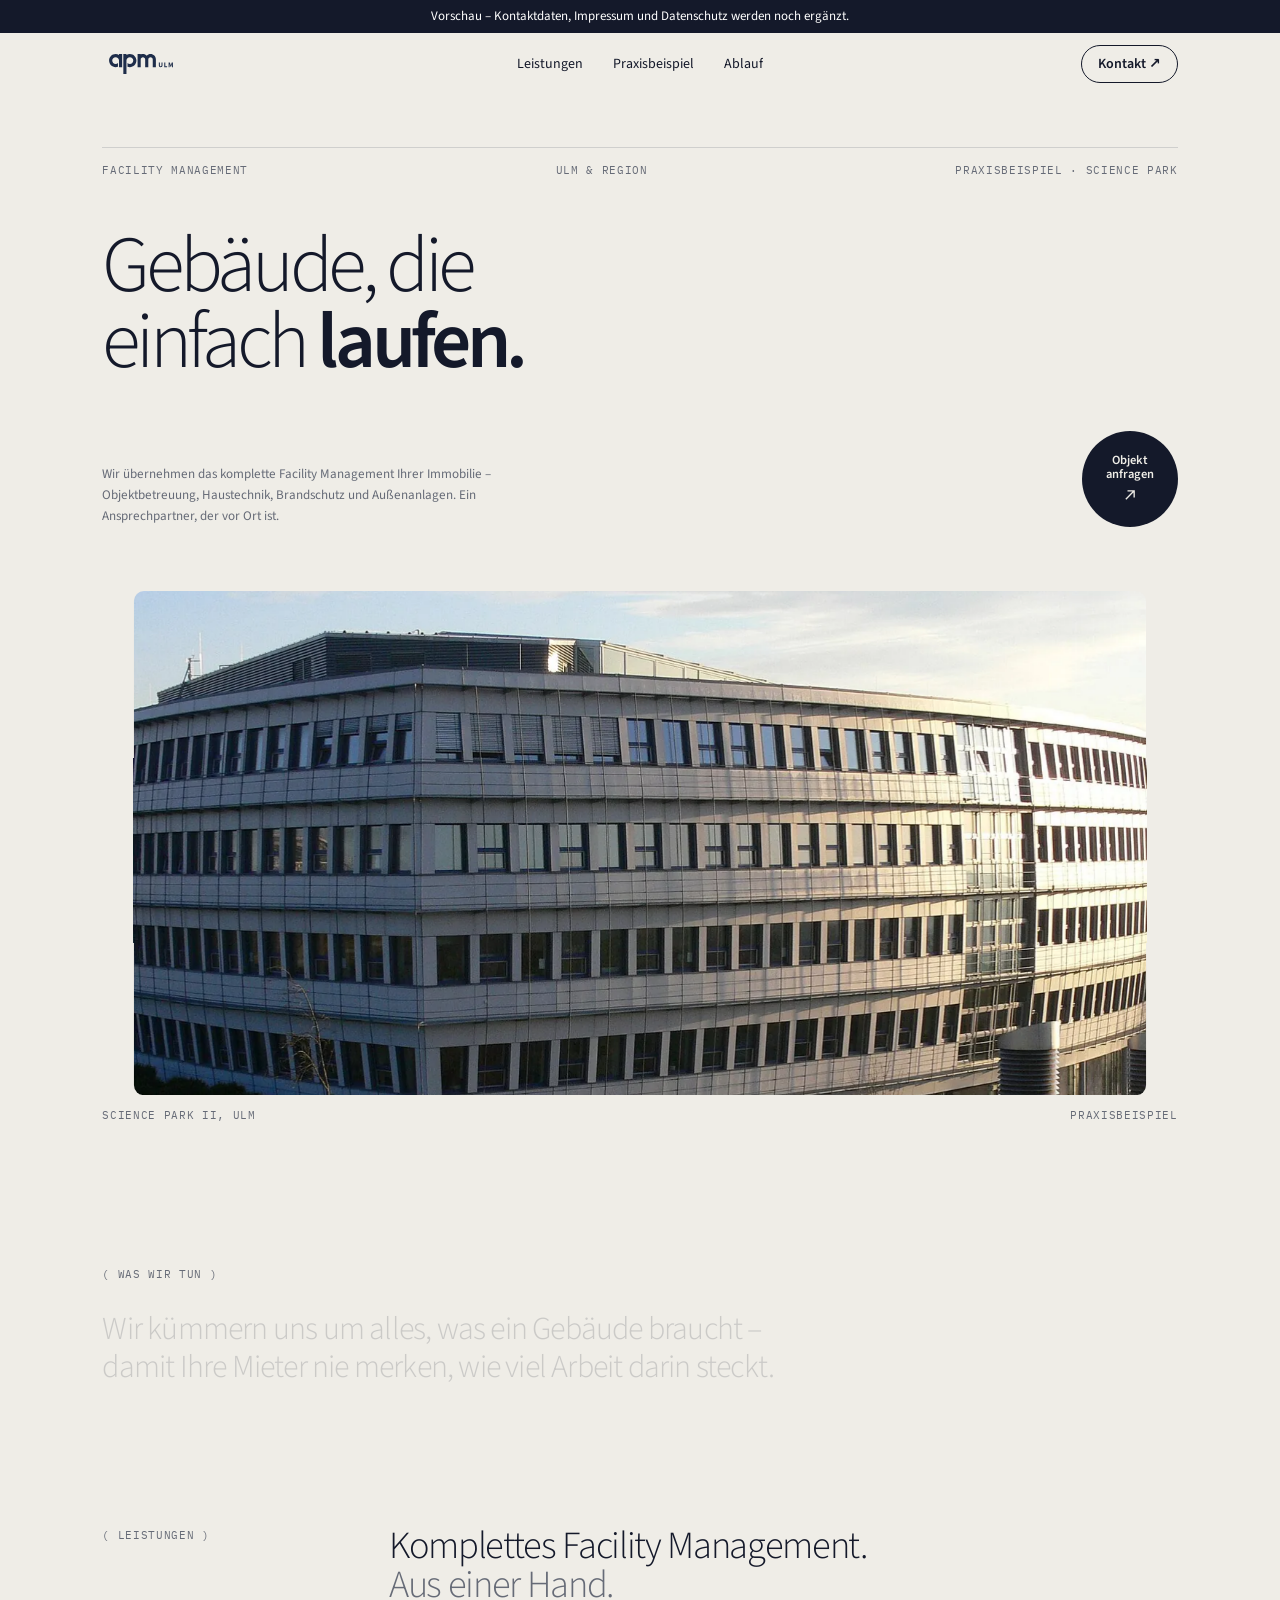
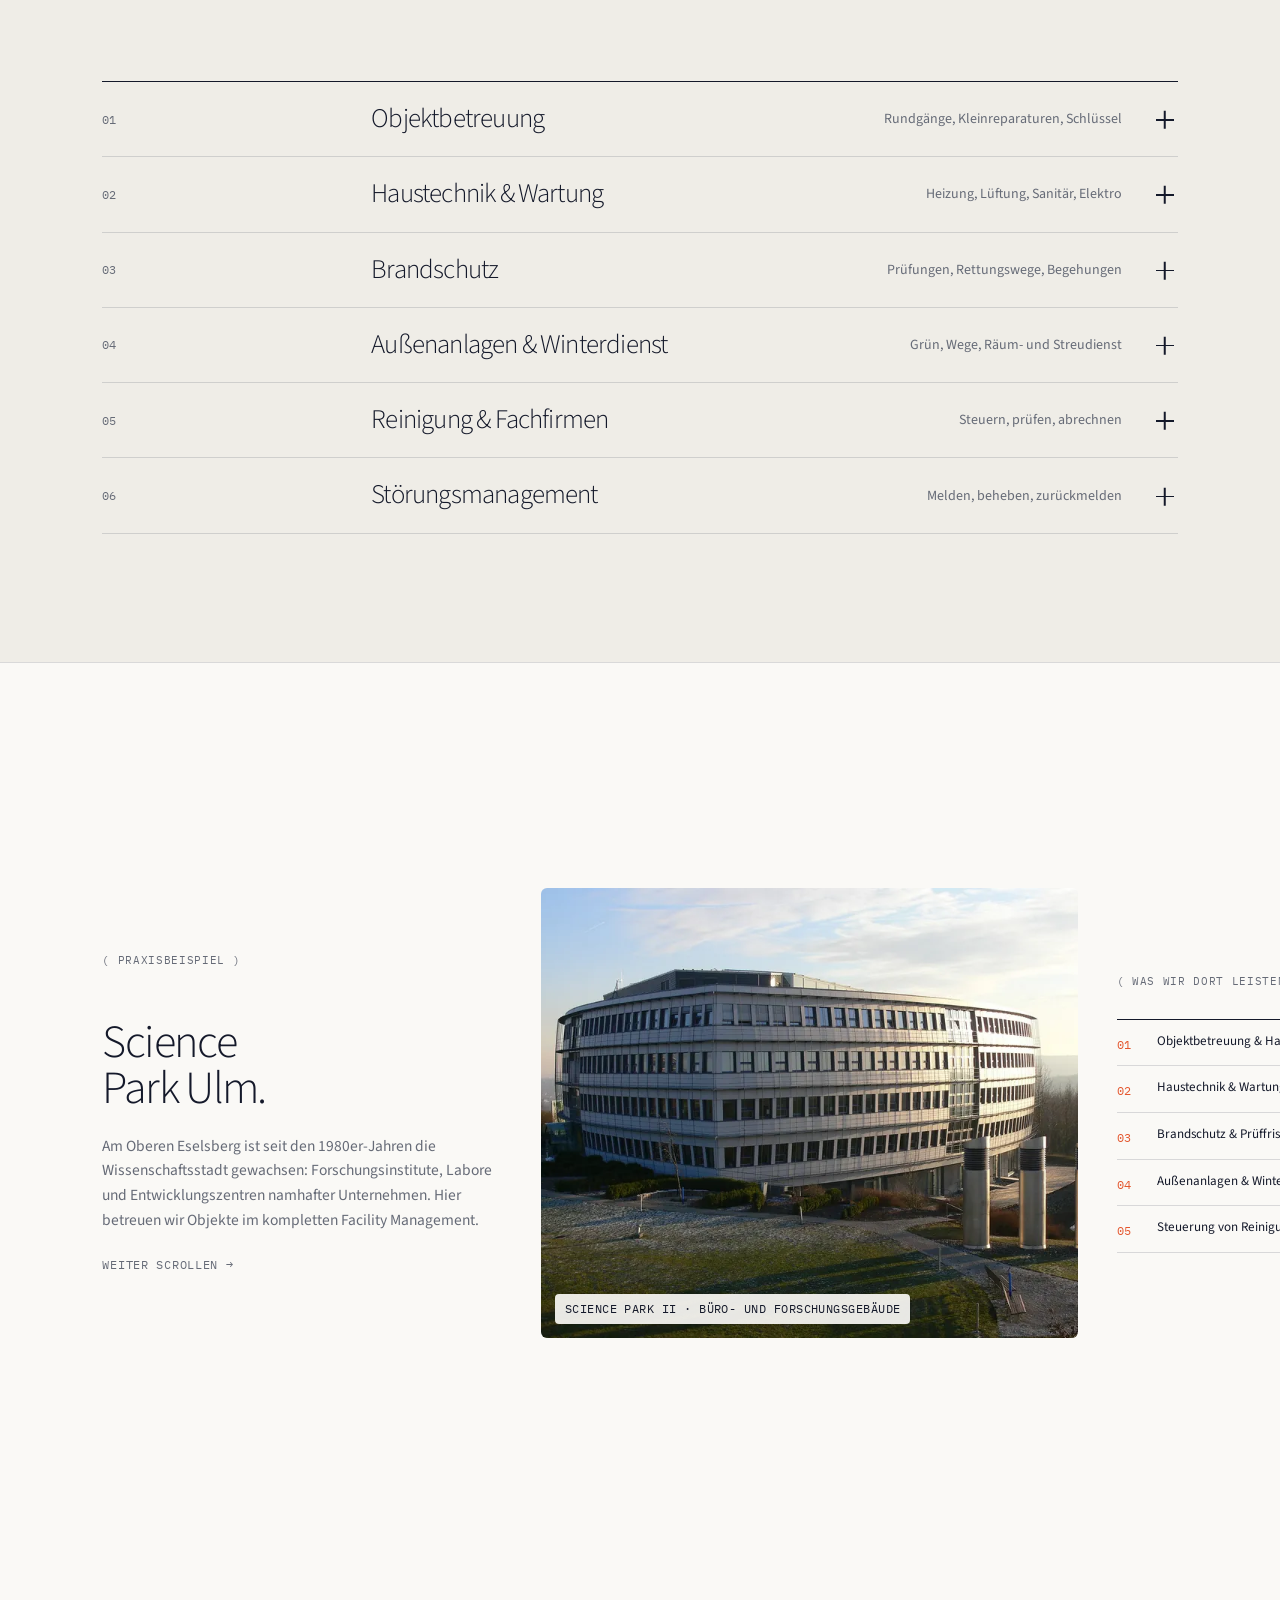
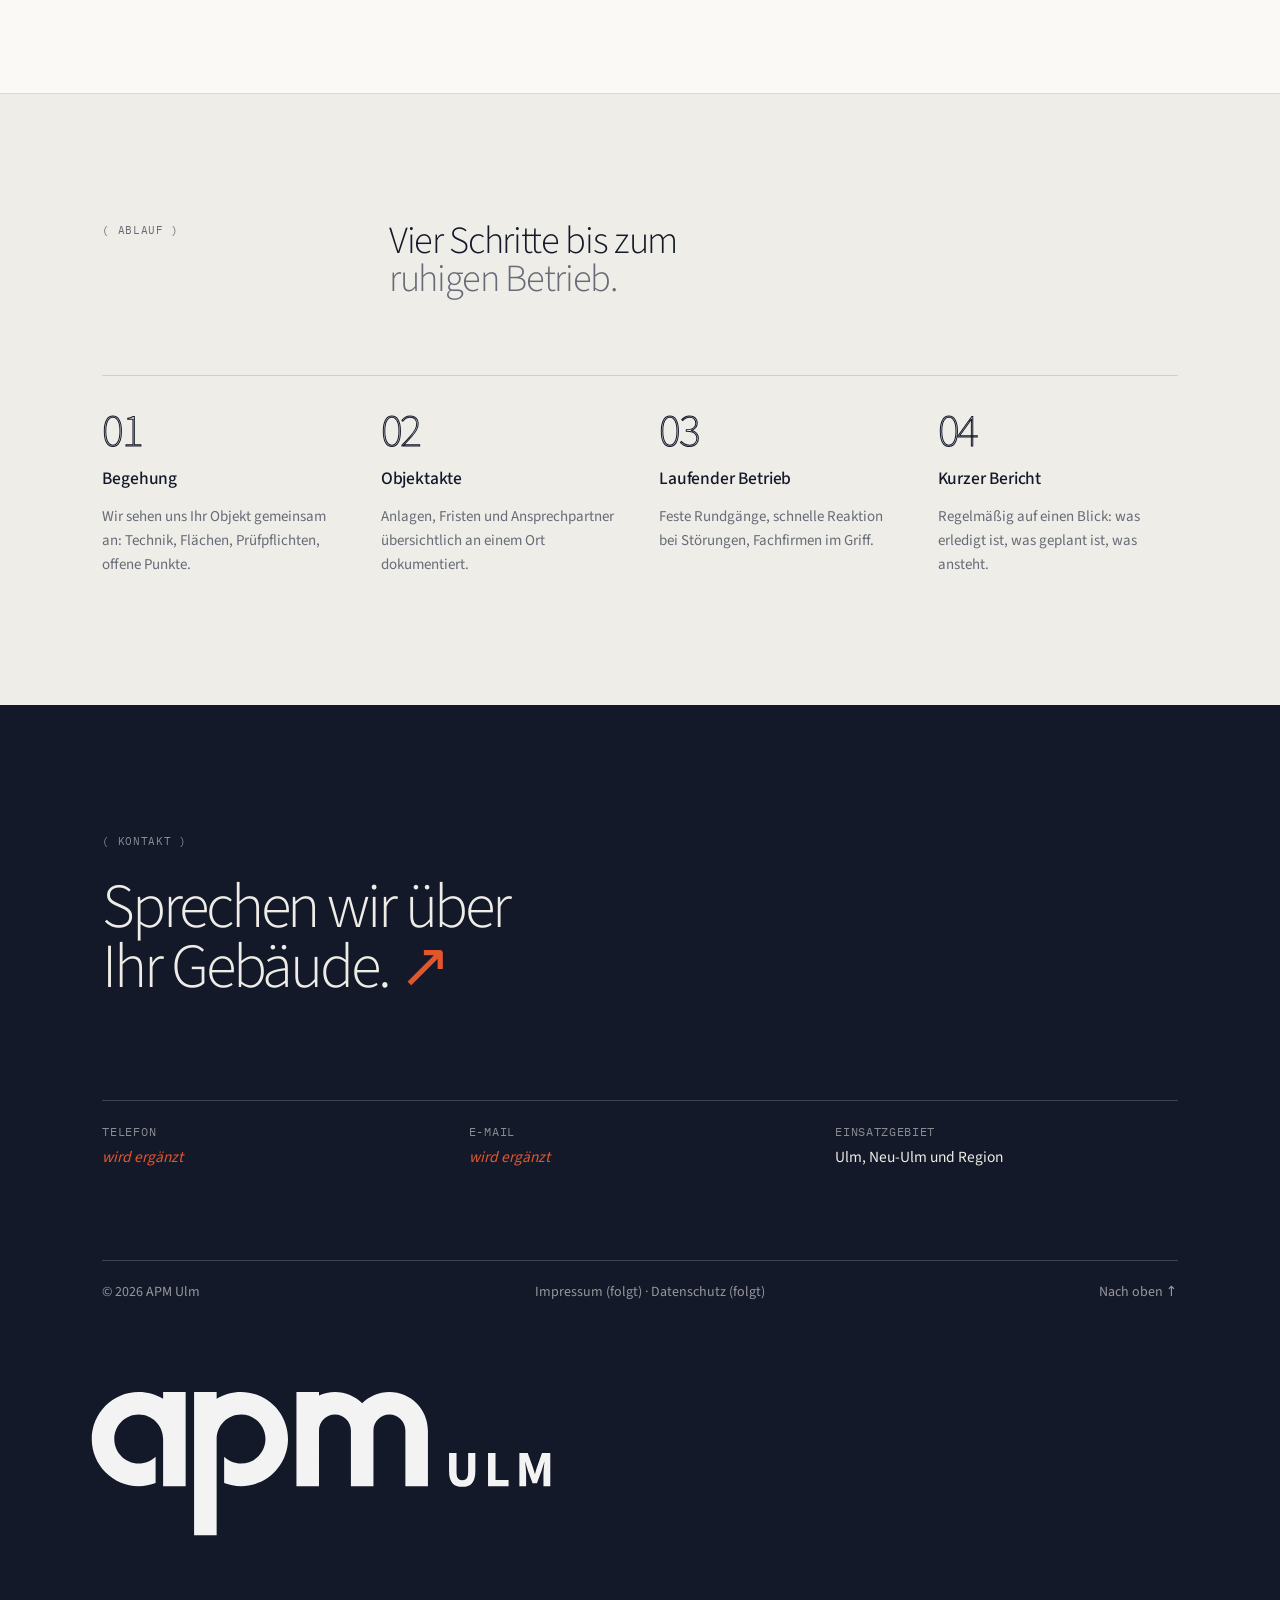
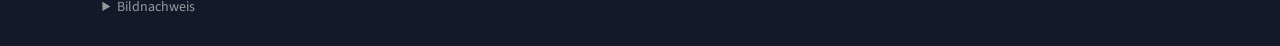
<file: index.html>
<!doctype html>
<html lang="de">
<head>
<meta charset="utf-8">
<meta name="viewport" content="width=device-width, initial-scale=1">
<title>APM Ulm – Facility Management für Ulm und die Region</title>
<meta name="description" content="Komplettes Facility Management aus einer Hand: Objektbetreuung, Haustechnik, Brandschutz, Außenanlagen, Winterdienst und Störungsmanagement – in Ulm und der Region.">
<meta name="robots" content="noindex, nofollow">
<meta property="og:title" content="APM Ulm – Facility Management für Ulm und die Region">
<meta property="og:description" content="Gebäude, die einfach laufen. Komplettes Facility Management – Praxisbeispiel Science Park Ulm.">
<meta property="og:image" content="img/energon-wide-1920.webp">
<meta name="theme-color" content="#EFEDE7">
<link rel="icon" href="img/logo.svg" type="image/svg+xml">
<link rel="preload" href="fonts/source-sans-3.woff2" as="font" type="font/woff2" crossorigin>
<link rel="stylesheet" href="style.css">
</head>
<body>

<div class="vorschau">Vorschau – Kontaktdaten, Impressum und Datenschutz werden noch ergänzt.</div>

<header class="kopf">
  <div class="rand kopf-in">
    <a href="#top" class="logo" aria-label="APM Ulm – nach oben"><img src="img/logo.svg" alt="APM Ulm" width="92" height="40"></a>
    <nav class="nav" aria-label="Hauptnavigation">
      <a href="#leistungen"><span>Leistungen</span></a>
      <a href="#praxis"><span>Praxisbeispiel</span></a>
      <a href="#ablauf"><span>Ablauf</span></a>
    </nav>
    <a href="#kontakt" class="kopf-cta">Kontakt <span class="pfeil">↗</span></a>
    <button class="menu-btn" aria-label="Menü öffnen" aria-expanded="false"><span></span><span></span></button>
  </div>
</header>

<main id="top">

<!-- HERO -->
<section class="hero">
  <div class="rand">
    <div class="meta">
      <span>Facility Management</span>
      <span>Ulm &amp; Region</span>
      <span class="nur-gross">Praxisbeispiel · Science Park</span>
    </div>
    <h1 class="titel" aria-label="Gebäude, die einfach laufen.">
      <span class="z"><span>Gebäude, die</span></span>
      <span class="z"><span>einfach <em>laufen.</em></span></span>
    </h1>
    <div class="hero-unten">
      <p class="hero-text">Wir übernehmen das komplette Facility Management Ihrer Immobilie – Objektbetreuung, Haustechnik, Brandschutz und Außenanlagen. Ein Ansprechpartner, der vor Ort ist.</p>
      <a href="#kontakt" class="rund-btn" aria-label="Objekt anfragen">
        <span>Objekt<br>anfragen</span>
        <svg viewBox="0 0 24 24" aria-hidden="true"><path d="M7 17 17 7M9 7h8v8"/></svg>
      </a>
    </div>
  </div>
  <figure class="breitbild">
    <div class="breitbild-in">
      <img src="img/energon-wide-1920.webp" srcset="img/energon-wide-1000.webp 1000w, img/energon-wide-1920.webp 1920w" sizes="100vw" alt="Bürogebäude im Science Park II am Oberen Eselsberg in Ulm" width="1920" height="883" fetchpriority="high">
    </div>
    <figcaption class="rand"><span>Science Park II, Ulm</span><span>Praxisbeispiel</span></figcaption>
  </figure>
</section>

<!-- STATEMENT -->
<section class="statement">
  <div class="rand">
    <p class="label">( Was wir tun )</p>
    <p class="satz" data-woerter>Wir kümmern uns um alles, was ein Gebäude braucht – damit Ihre Mieter nie merken, wie viel Arbeit darin steckt.</p>
  </div>
</section>

<!-- LEISTUNGEN -->
<section class="leistungen" id="leistungen">
  <div class="rand">
    <div class="abschnitt-kopf">
      <p class="label">( Leistungen )</p>
      <h2>Komplettes Facility Management.<br><span class="hell">Aus einer Hand.</span></h2>
    </div>
    <ul class="liste">
      <li class="zeile-l">
        <button class="zeile-kopf" aria-expanded="false">
          <span class="nr">01</span><span class="name">Objektbetreuung</span><span class="kurz">Rundgänge, Kleinreparaturen, Schlüssel</span><span class="plus" aria-hidden="true"></span>
        </button>
        <div class="zeile-inhalt"><div><p>Regelmäßige Rundgänge, Kleinreparaturen, Schlüssel- und Zugangsorganisation, Ansprechpartner für Mieter. Wir sehen Probleme, bevor sie jemand meldet.</p></div></div>
      </li>
      <li class="zeile-l">
        <button class="zeile-kopf" aria-expanded="false">
          <span class="nr">02</span><span class="name">Haustechnik &amp; Wartung</span><span class="kurz">Heizung, Lüftung, Sanitär, Elektro</span><span class="plus" aria-hidden="true"></span>
        </button>
        <div class="zeile-inhalt"><div><p>Wir koordinieren Wartungen, betreuen die Anlagen und halten jede Prüffrist im Blick – von der Aufzugsprüfung bis zur DGUV&nbsp;V3.</p></div></div>
      </li>
      <li class="zeile-l">
        <button class="zeile-kopf" aria-expanded="false">
          <span class="nr">03</span><span class="name">Brandschutz</span><span class="kurz">Prüfungen, Rettungswege, Begehungen</span><span class="plus" aria-hidden="true"></span>
        </button>
        <div class="zeile-inhalt"><div><p>Flucht- und Rettungswege frei, Feuerlöscher, Rauchabzug und Brandmeldeanlage geprüft, Brandschutzordnung aktuell. Wir organisieren, dokumentieren lückenlos und begleiten Begehungen.</p></div></div>
      </li>
      <li class="zeile-l">
        <button class="zeile-kopf" aria-expanded="false">
          <span class="nr">04</span><span class="name">Außenanlagen &amp; Winterdienst</span><span class="kurz">Grün, Wege, Räum- und Streudienst</span><span class="plus" aria-hidden="true"></span>
        </button>
        <div class="zeile-inhalt"><div><p>Grünpflege, Wege und Parkflächen, Räum- und Streudienst – damit jeder sicher ankommt, auch an einem Januarmorgen.</p></div></div>
      </li>
      <li class="zeile-l">
        <button class="zeile-kopf" aria-expanded="false">
          <span class="nr">05</span><span class="name">Reinigung &amp; Fachfirmen</span><span class="kurz">Steuern, prüfen, abrechnen</span><span class="plus" aria-hidden="true"></span>
        </button>
        <div class="zeile-inhalt"><div><p>Wir steuern Reinigung, Entsorgung und Handwerksbetriebe, kontrollieren die Leistung und sind die eine Nummer für alles.</p></div></div>
      </li>
      <li class="zeile-l">
        <button class="zeile-kopf" aria-expanded="false">
          <span class="nr">06</span><span class="name">Störungsmanagement</span><span class="kurz">Melden, beheben, zurückmelden</span><span class="plus" aria-hidden="true"></span>
        </button>
        <div class="zeile-inhalt"><div><p>Etwas fällt aus? Wir nehmen die Meldung auf, beheben selbst oder holen den richtigen Fachbetrieb – und melden zurück, wenn es erledigt ist.</p></div></div>
      </li>
    </ul>
  </div>
</section>

<!-- PRAXISBEISPIEL: seitlich laufend -->
<section class="praxis" id="praxis">
  <div class="praxis-pin">
    <div class="spur">
      <div class="panel panel-text">
        <p class="label">( Praxisbeispiel )</p>
        <h2>Science<br>Park Ulm.</h2>
        <p>Am Oberen Eselsberg ist seit den 1980er-Jahren die Wissenschaftsstadt gewachsen: Forschungsinstitute, Labore und Entwicklungszentren namhafter Unternehmen. Hier betreuen wir Objekte im kompletten Facility Management.</p>
        <p class="hinweis nur-gross">Weiter scrollen →</p>
      </div>
      <figure class="panel panel-bild breit">
        <img src="img/energon-1600.webp" srcset="img/energon-800.webp 800w, img/energon-1600.webp 1600w" sizes="(max-width: 900px) 100vw, 60vw" alt="Bürogebäude im Science Park II" loading="lazy" width="1600" height="1200">
        <figcaption>Science Park II · Büro- und Forschungsgebäude</figcaption>
      </figure>
      <div class="panel panel-liste">
        <p class="label">( Was wir dort leisten )</p>
        <ol>
          <li>Objektbetreuung &amp; Hausmeisterdienst</li>
          <li>Haustechnik &amp; Wartungsmanagement</li>
          <li>Brandschutz &amp; Prüffristen</li>
          <li>Außenanlagen &amp; Winterdienst</li>
          <li>Steuerung von Reinigung und Fachfirmen</li>
        </ol>
      </div>
      <figure class="panel panel-bild hoch">
        <img src="img/tram-hoch-900.webp" alt="Straßenbahn an der Haltestelle Science Park II" loading="lazy" width="900" height="1125">
        <figcaption>Haltestelle Science Park II</figcaption>
      </figure>
      <div class="panel panel-zahlen">
        <div><span class="zahl">I–III</span><span>Ausbaustufen der Wissenschaftsstadt</span></div>
        <div><span class="zahl"><span data-zaehle="600">600</span> m</span><span>über dem Meer – Winterdienst inklusive</span></div>
        <div><span class="zahl"><span data-zaehle="12500">12.500</span></span><span>Menschen arbeiten hier täglich*</span></div>
        <p class="klein">* Angabe der IHK Ulm, Stand 2014</p>
      </div>
      <figure class="panel panel-bild hoch">
        <img src="img/eselsberg-hoch-900.webp" alt="Blick über den Wald hinüber zum Oberen Eselsberg mit der Wissenschaftsstadt" loading="lazy" width="900" height="1125">
        <figcaption>Oberer Eselsberg, Blick von Mähringen</figcaption>
      </figure>
      <div class="panel panel-text panel-ende">
        <p class="label">( Science Park III )</p>
        <p class="gross">40 Hektar,<br>die gerade wachsen.</p>
        <p>Neue Labor- und Bürogebäude am Eselsberg. Neue Technik – wir sind bereit.</p>
      </div>
    </div>
  </div>
</section>

<!-- ABLAUF -->
<section class="ablauf" id="ablauf">
  <div class="rand">
    <div class="abschnitt-kopf">
      <p class="label">( Ablauf )</p>
      <h2>Vier Schritte bis zum<br><span class="hell">ruhigen Betrieb.</span></h2>
    </div>
    <div class="schritte">
      <div class="fortschritt" aria-hidden="true"><span></span></div>
      <div class="schritt"><span class="gross-nr">01</span><h3>Begehung</h3><p>Wir sehen uns Ihr Objekt gemeinsam an: Technik, Flächen, Prüfpflichten, offene Punkte.</p></div>
      <div class="schritt"><span class="gross-nr">02</span><h3>Objektakte</h3><p>Anlagen, Fristen und Ansprechpartner übersichtlich an einem Ort dokumentiert.</p></div>
      <div class="schritt"><span class="gross-nr">03</span><h3>Laufender Betrieb</h3><p>Feste Rundgänge, schnelle Reaktion bei Störungen, Fachfirmen im Griff.</p></div>
      <div class="schritt"><span class="gross-nr">04</span><h3>Kurzer Bericht</h3><p>Regelmäßig auf einen Blick: was erledigt ist, was geplant ist, was ansteht.</p></div>
    </div>
  </div>
</section>

<!-- KONTAKT -->
<section class="kontakt" id="kontakt">
  <div class="rand">
    <p class="label">( Kontakt )</p>
    <a href="#kontakt" class="riesig" aria-disabled="true"><span>Sprechen wir über</span><span>Ihr Gebäude. <em>↗</em></span></a>
    <div class="kontakt-raster">
      <div><span class="label-k">Telefon</span><span class="fehlt">wird ergänzt</span></div>
      <div><span class="label-k">E-Mail</span><span class="fehlt">wird ergänzt</span></div>
      <div><span class="label-k">Einsatzgebiet</span><span>Ulm, Neu-Ulm und Region</span></div>
    </div>
  </div>
</section>

</main>

<footer class="fuss">
  <div class="rand">
    <div class="fuss-oben">
      <span>© 2026 APM Ulm</span>
      <span>Impressum (folgt) · Datenschutz (folgt)</span>
      <a href="#top">Nach oben ↑</a>
    </div>
    <img class="wortmarke" src="img/logo-weiss.svg" alt="" aria-hidden="true" width="1324" height="577" loading="lazy">
    <details class="bildnachweis">
      <summary>Bildnachweis</summary>
      <ul>
        <li>Science Park II (Energon): G8w, <a href="https://commons.wikimedia.org/wiki/File:Ulm_Energon.jpg" rel="noopener">Wikimedia Commons</a>, <a href="https://creativecommons.org/licenses/by-sa/3.0/deed.de" rel="noopener">CC BY-SA 3.0</a></li>
        <li>Haltestelle Science Park II: Dehenkt, <a href="https://commons.wikimedia.org/wiki/File:Haltestelle_Science_Park_II_2026.jpg" rel="noopener">Wikimedia Commons</a>, CC0</li>
        <li>Blick zum Eselsberg: Martinus KE, <a href="https://commons.wikimedia.org/wiki/File:Blick_zum_Eselsberg_-_2026-07-09_-_108b.jpg" rel="noopener">Wikimedia Commons</a>, <a href="https://creativecommons.org/licenses/by-sa/4.0/deed.de" rel="noopener">CC BY-SA 4.0</a></li>
      </ul>
      <p>Bilder zugeschnitten, verkleinert und ins WebP-Format umgewandelt; die Bearbeitungen stehen unter derselben Lizenz.</p>
    </details>
  </div>
</footer>

<script src="vendor/lenis.min.js" defer></script>
<script src="vendor/gsap.min.js" defer></script>
<script src="vendor/ScrollTrigger.min.js" defer></script>
<script src="main.js" defer></script>
</body>
</html>
</file>
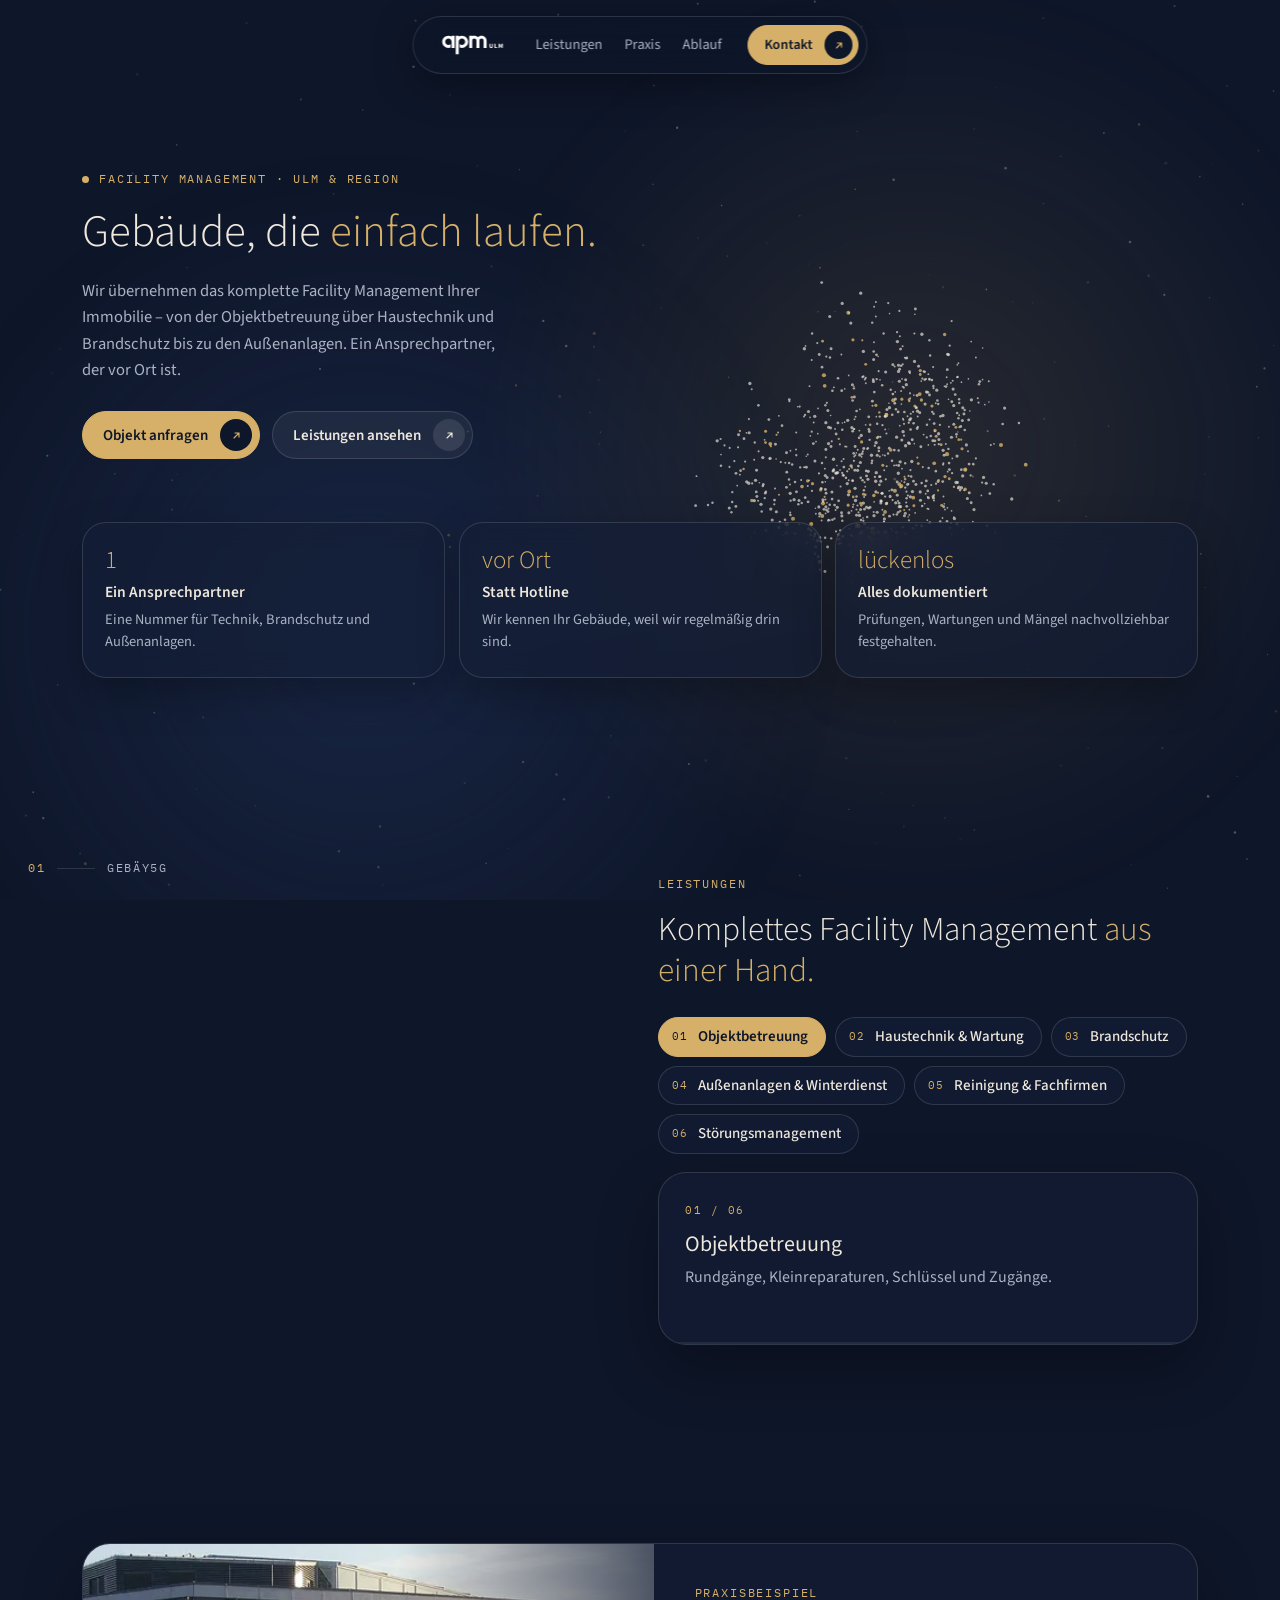
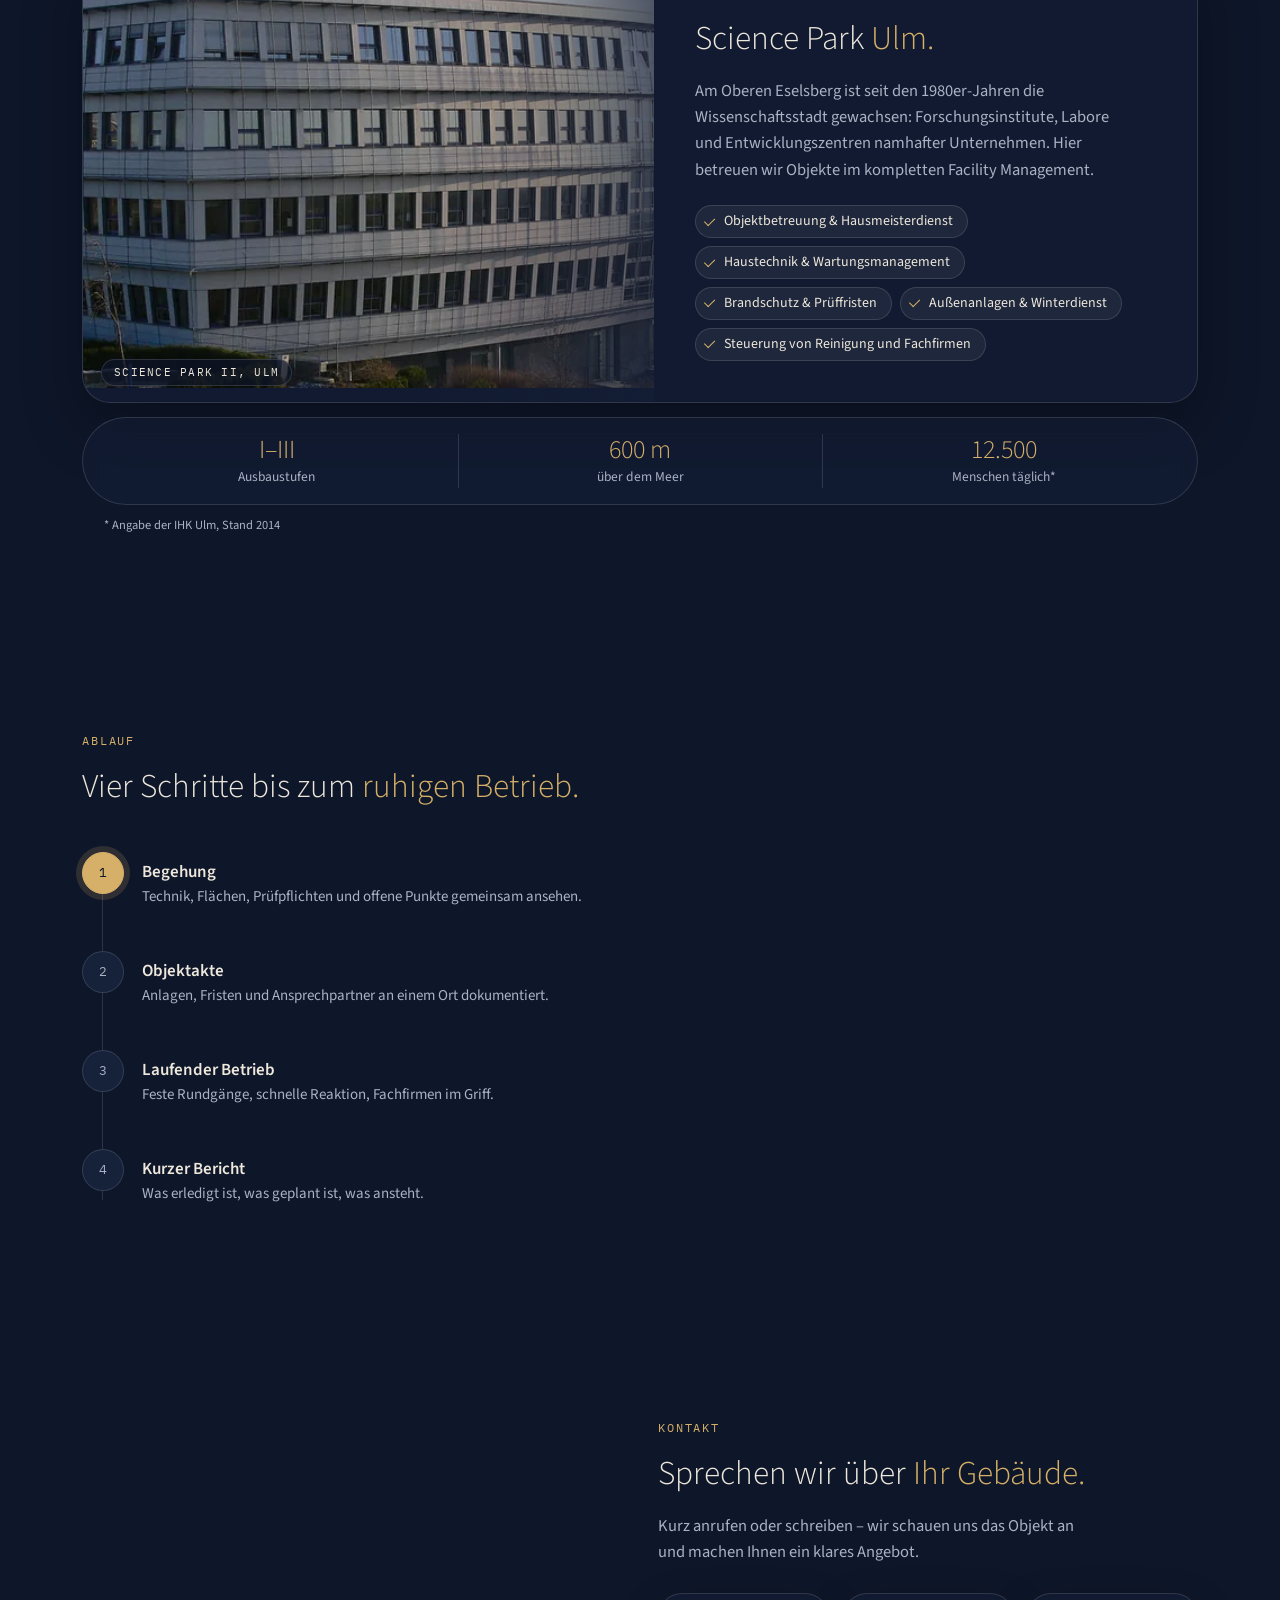
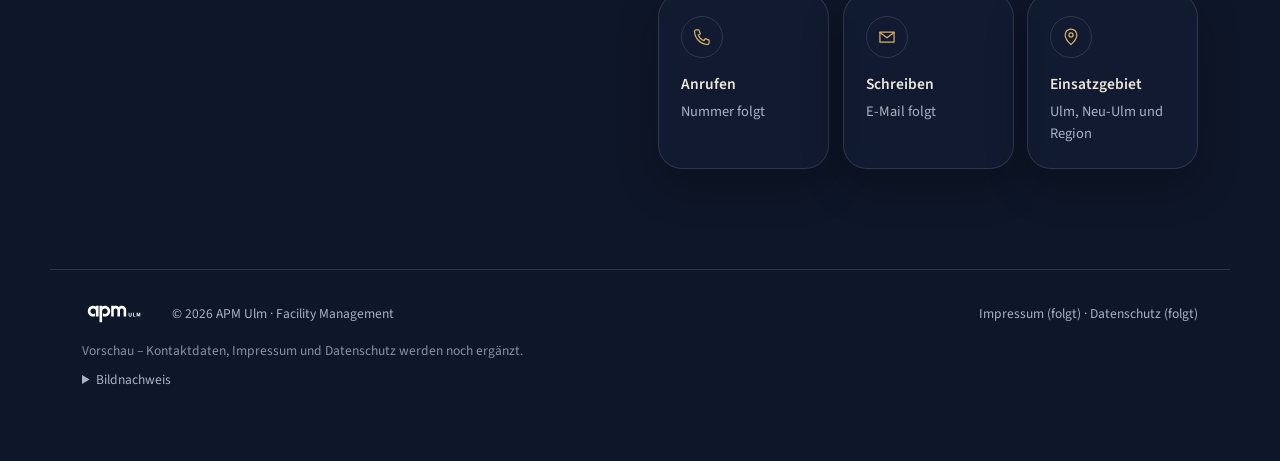
<file: c/index.html>
<!doctype html>
<html lang="de">
<head>
<meta charset="utf-8">
<meta name="viewport" content="width=device-width, initial-scale=1">
<title>APM Ulm – Facility Management für Ulm und die Region</title>
<meta name="description" content="Komplettes Facility Management aus einer Hand: Objektbetreuung, Haustechnik, Brandschutz, Außenanlagen und Störungsmanagement – in Ulm und der Region.">
<meta name="robots" content="noindex, nofollow">
<meta name="theme-color" content="#0E1629">
<link rel="icon" href="../img/logo.svg" type="image/svg+xml">
<link rel="preload" href="../fonts/source-sans-3.woff2" as="font" type="font/woff2" crossorigin>
<link rel="stylesheet" href="c.css?v=2">
</head>
<body>

<div class="schein" aria-hidden="true"><i></i><i></i></div>
<canvas id="feld" aria-hidden="true"></canvas>
<span class="fortschritt" aria-hidden="true"><span></span></span>

<header class="kopf">
  <a href="#start" class="logo" aria-label="APM Ulm – nach oben"><img src="../img/logo-weiss.svg" alt="APM Ulm" width="74" height="32"></a>
  <nav class="nav" aria-label="Hauptnavigation">
    <a href="#leistungen" data-ziel="leistungen">Leistungen</a>
    <a href="#praxis" data-ziel="praxis">Praxis</a>
    <a href="#ablauf" data-ziel="ablauf">Ablauf</a>
  </nav>
  <a href="#kontakt" class="pille gold klein">Kontakt<span class="pfeil" aria-hidden="true"></span></a>
</header>

<p class="marke" aria-hidden="true"><span class="marke-nr">01</span><span class="marke-strich"></span><span class="marke-wort">Gebäude</span></p>

<main>
  <section class="teil da" id="start" data-form="haus" data-x=".74" data-y=".37" data-g=".8" data-wort="Gebäude" data-nr="01">
    <div class="inhalt links">
      <p class="label auf"><span class="punkt"></span><span data-decode>Facility Management · Ulm &amp; Region</span></p>
      <h1 class="auf">Gebäude, die <em>einfach laufen.</em></h1>
      <p class="lead auf">Wir übernehmen das komplette Facility Management Ihrer Immobilie – von der Objektbetreuung über Haustechnik und Brandschutz bis zu den Außenanlagen. Ein Ansprechpartner, der vor Ort ist.</p>
      <div class="knoepfe auf">
        <a href="#kontakt" class="pille gold">Objekt anfragen<span class="pfeil" aria-hidden="true"></span></a>
        <a href="#leistungen" class="pille">Leistungen ansehen<span class="pfeil" aria-hidden="true"></span></a>
      </div>
    </div>
    <ul class="leiste auf">
      <li class="kachel" data-tilt><span class="k-zahl">1</span><b>Ein Ansprechpartner</b><span class="k-text">Eine Nummer für Technik, Brandschutz und Außenanlagen.</span></li>
      <li class="kachel" data-tilt><span class="k-zahl">vor Ort</span><b>Statt Hotline</b><span class="k-text">Wir kennen Ihr Gebäude, weil wir regelmäßig drin sind.</span></li>
      <li class="kachel" data-tilt><span class="k-zahl">lückenlos</span><b>Alles dokumentiert</b><span class="k-text">Prüfungen, Wartungen und Mängel nachvollziehbar festgehalten.</span></li>
    </ul>
  </section>

  <section class="teil" id="leistungen" data-form="l0" data-x=".25" data-wort="Leistungen" data-nr="02">
    <div class="inhalt rechts">
      <p class="label auf" data-decode>Leistungen</p>
      <h2 class="auf">Komplettes Facility Management <em>aus einer Hand.</em></h2>
      <div class="wahl auf" role="tablist" aria-label="Leistungen">
        <button class="w-pille aktiv" role="tab" aria-selected="true" data-text="Rundgänge, Kleinreparaturen, Schlüssel und Zugänge."><span>01</span>Objektbetreuung</button>
        <button class="w-pille" role="tab" aria-selected="false" data-text="Heizung, Lüftung, Sanitär, Elektro – Prüffristen im Blick."><span>02</span>Haustechnik &amp; Wartung</button>
        <button class="w-pille" role="tab" aria-selected="false" data-text="Rettungswege, Feuerlöscher, Rauchabzug, Brandmeldeanlage, Begehungen."><span>03</span>Brandschutz</button>
        <button class="w-pille" role="tab" aria-selected="false" data-text="Grünpflege, Wege, Parkflächen, Räum- und Streudienst."><span>04</span>Außenanlagen &amp; Winterdienst</button>
        <button class="w-pille" role="tab" aria-selected="false" data-text="Steuern, kontrollieren, eine Nummer für alles."><span>05</span>Reinigung &amp; Fachfirmen</button>
        <button class="w-pille" role="tab" aria-selected="false" data-text="Meldung aufnehmen, beheben lassen, zurückmelden."><span>06</span>Störungsmanagement</button>
      </div>
      <div class="detail glas auf" role="tabpanel" aria-live="polite">
        <span class="d-nr">01 / 06</span>
        <h3 class="d-titel">Objektbetreuung</h3>
        <p class="d-text">Rundgänge, Kleinreparaturen, Schlüssel und Zugänge.</p>
        <span class="d-lauf" aria-hidden="true"><span></span></span>
      </div>
    </div>
  </section>

  <section class="teil" id="praxis" data-form="pin" data-x=".5" data-a=".22" data-g="1.35" data-wort="Science Park" data-nr="03">
    <div class="buehne glas auf">
      <figure class="foto" data-parallax>
        <img src="../img/energon-wide-1000.webp" srcset="../img/energon-wide-1000.webp 1000w, ../img/energon-wide-1920.webp 1920w" sizes="(max-width: 900px) 100vw, 560px" alt="Bürogebäude im Science Park II am Oberen Eselsberg" loading="lazy" width="1000" height="460">
        <figcaption>Science Park II, Ulm</figcaption>
      </figure>
      <div class="b-text">
        <p class="label" data-decode>Praxisbeispiel</p>
        <h2>Science Park <em>Ulm.</em></h2>
        <p class="lead">Am Oberen Eselsberg ist seit den 1980er-Jahren die Wissenschaftsstadt gewachsen: Forschungsinstitute, Labore und Entwicklungszentren namhafter Unternehmen. Hier betreuen wir Objekte im kompletten Facility Management.</p>
        <ul class="haken">
          <li>Objektbetreuung &amp; Hausmeisterdienst</li>
          <li>Haustechnik &amp; Wartungsmanagement</li>
          <li>Brandschutz &amp; Prüffristen</li>
          <li>Außenanlagen &amp; Winterdienst</li>
          <li>Steuerung von Reinigung und Fachfirmen</li>
        </ul>
      </div>
    </div>
    <dl class="zahlen auf">
      <div><dt>I–III</dt><dd>Ausbaustufen</dd></div>
      <div><dt><span data-zaehle="600">600</span> m</dt><dd>über dem Meer</dd></div>
      <div><dt><span data-zaehle="12500">12.500</span></dt><dd>Menschen täglich*</dd></div>
    </dl>
    <p class="fussnote auf">* Angabe der IHK Ulm, Stand 2014</p>
  </section>

  <section class="teil" id="ablauf" data-form="haken" data-x=".74" data-wort="Ablauf" data-nr="04">
    <div class="inhalt links">
      <p class="label auf" data-decode>Ablauf</p>
      <h2 class="auf">Vier Schritte bis zum <em>ruhigen Betrieb.</em></h2>
      <ol class="schritte auf">
        <li><span class="s-nr">1</span><h3>Begehung</h3><p>Technik, Flächen, Prüfpflichten und offene Punkte gemeinsam ansehen.</p></li>
        <li><span class="s-nr">2</span><h3>Objektakte</h3><p>Anlagen, Fristen und Ansprechpartner an einem Ort dokumentiert.</p></li>
        <li><span class="s-nr">3</span><h3>Laufender Betrieb</h3><p>Feste Rundgänge, schnelle Reaktion, Fachfirmen im Griff.</p></li>
        <li><span class="s-nr">4</span><h3>Kurzer Bericht</h3><p>Was erledigt ist, was geplant ist, was ansteht.</p></li>
      </ol>
    </div>
  </section>

  <section class="teil" id="kontakt" data-form="telefon" data-x=".25" data-wort="Kontakt" data-nr="05">
    <div class="inhalt rechts">
      <p class="label auf" data-decode>Kontakt</p>
      <h2 class="auf">Sprechen wir über <em>Ihr Gebäude.</em></h2>
      <p class="lead auf">Kurz anrufen oder schreiben – wir schauen uns das Objekt an und machen Ihnen ein klares Angebot.</p>
      <ul class="leiste kontakt auf">
        <li class="kachel" data-tilt>
          <span class="k-icon"><svg viewBox="0 0 24 24"><path d="M5 3.5h3.2l1.8 4.6-2.4 1.5a11 11 0 0 0 6.8 6.8l1.5-2.4 4.6 1.8v3.2a2 2 0 0 1-2 2A16.5 16.5 0 0 1 3 5.5a2 2 0 0 1 2-2z"/></svg></span>
          <b>Anrufen</b><span class="k-text">Nummer folgt</span>
        </li>
        <li class="kachel" data-tilt>
          <span class="k-icon"><svg viewBox="0 0 24 24"><path d="M3.5 6h17v12h-17z"/><path d="M3.5 6.5l8.5 6.5 8.5-6.5"/></svg></span>
          <b>Schreiben</b><span class="k-text">E-Mail folgt</span>
        </li>
        <li class="kachel" data-tilt>
          <span class="k-icon"><svg viewBox="0 0 24 24"><path d="M12 21s-7-6.2-7-11.5a7 7 0 0 1 14 0C19 14.8 12 21 12 21z"/><circle cx="12" cy="9.5" r="2.5"/></svg></span>
          <b>Einsatzgebiet</b><span class="k-text">Ulm, Neu-Ulm und Region</span>
        </li>
      </ul>
    </div>
  </section>
</main>

<footer class="fuss">
  <div class="fuss-zeile">
    <img src="../img/logo-weiss.svg" alt="APM Ulm" width="64" height="28">
    <span>© 2026 APM Ulm · Facility Management</span>
    <span>Impressum (folgt) · Datenschutz (folgt)</span>
  </div>
  <p class="vorschau">Vorschau – Kontaktdaten, Impressum und Datenschutz werden noch ergänzt.</p>
  <details>
    <summary>Bildnachweis</summary>
    <ul>
      <li>Science Park II (Energon): G8w, <a href="https://commons.wikimedia.org/wiki/File:Ulm_Energon.jpg" rel="noopener">Wikimedia Commons</a>, <a href="https://creativecommons.org/licenses/by-sa/3.0/deed.de" rel="noopener">CC BY-SA 3.0</a></li>
    </ul>
    <p>Bild zugeschnitten, verkleinert und ins WebP-Format umgewandelt; die Bearbeitung steht unter derselben Lizenz.</p>
  </details>
</footer>

<script src="../vendor/lenis.min.js" defer></script>
<script src="c.js?v=2" defer></script>
</body>
</html>
</file>
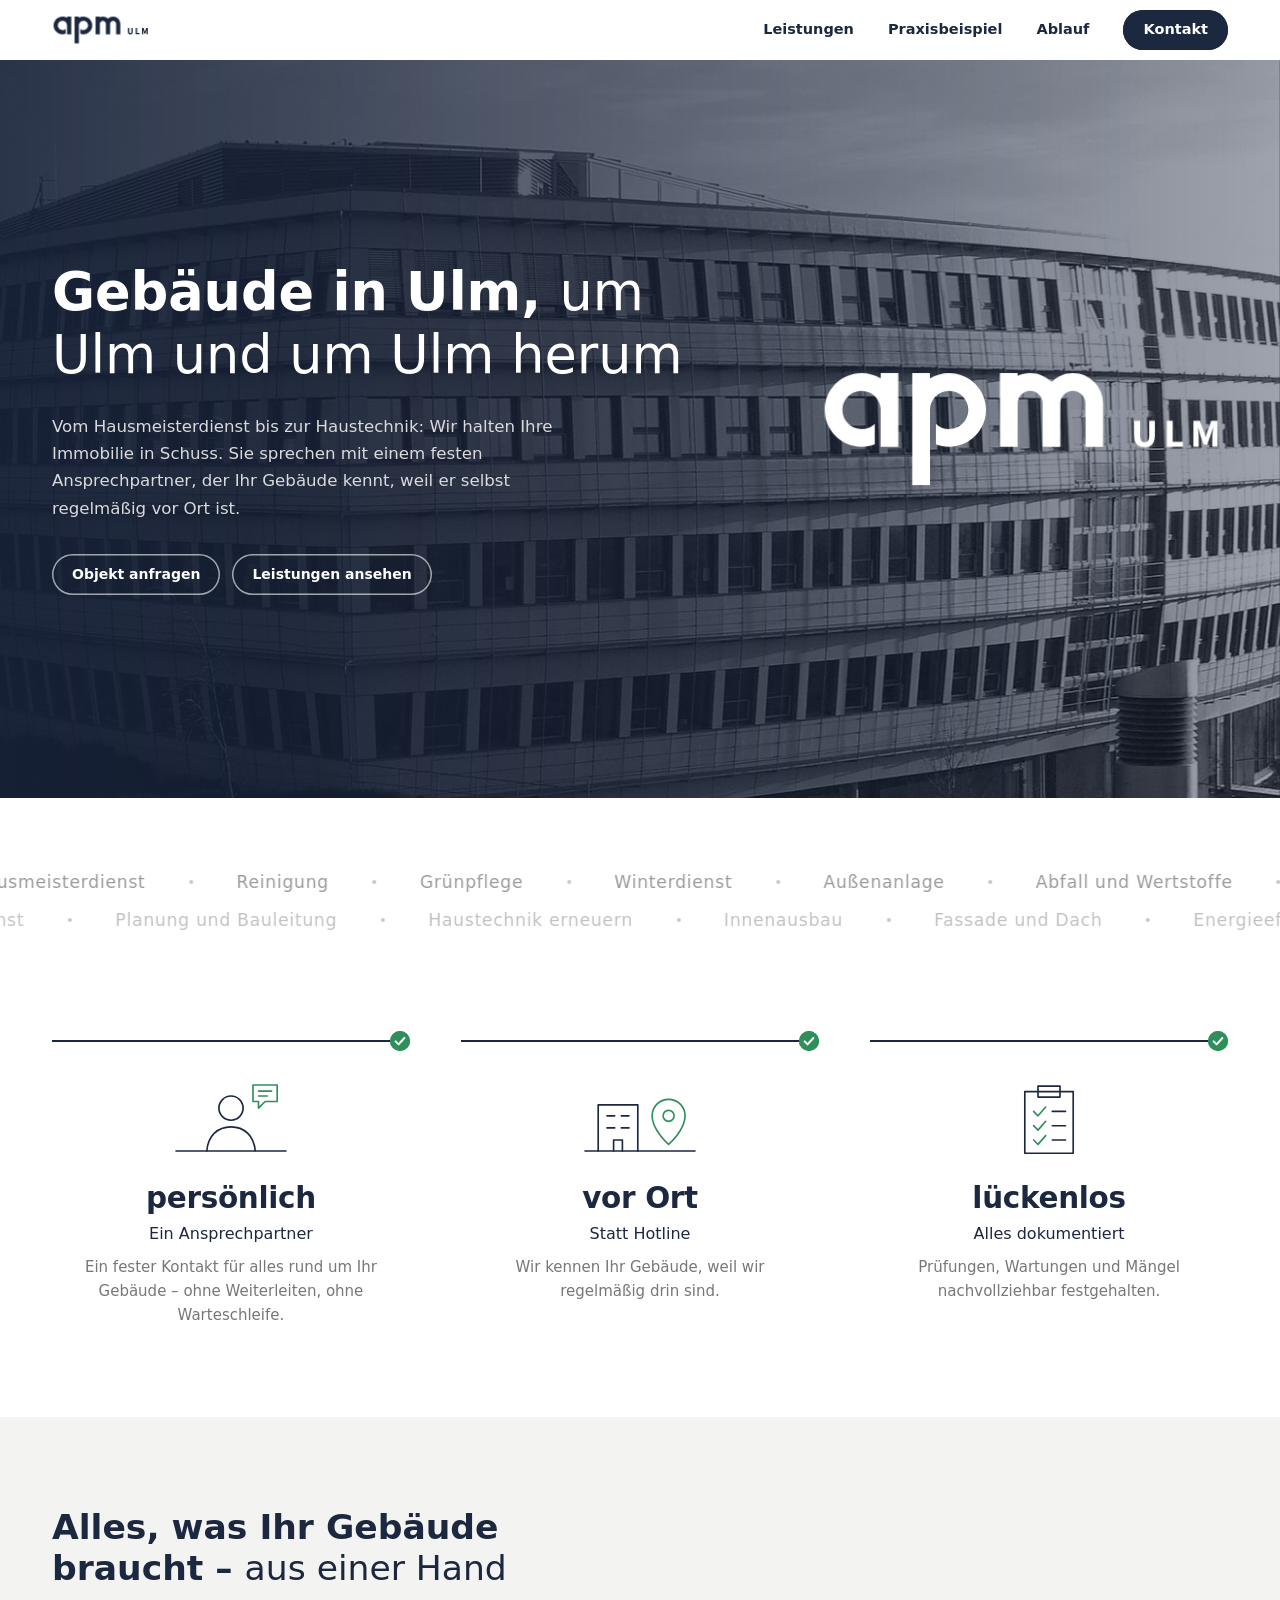
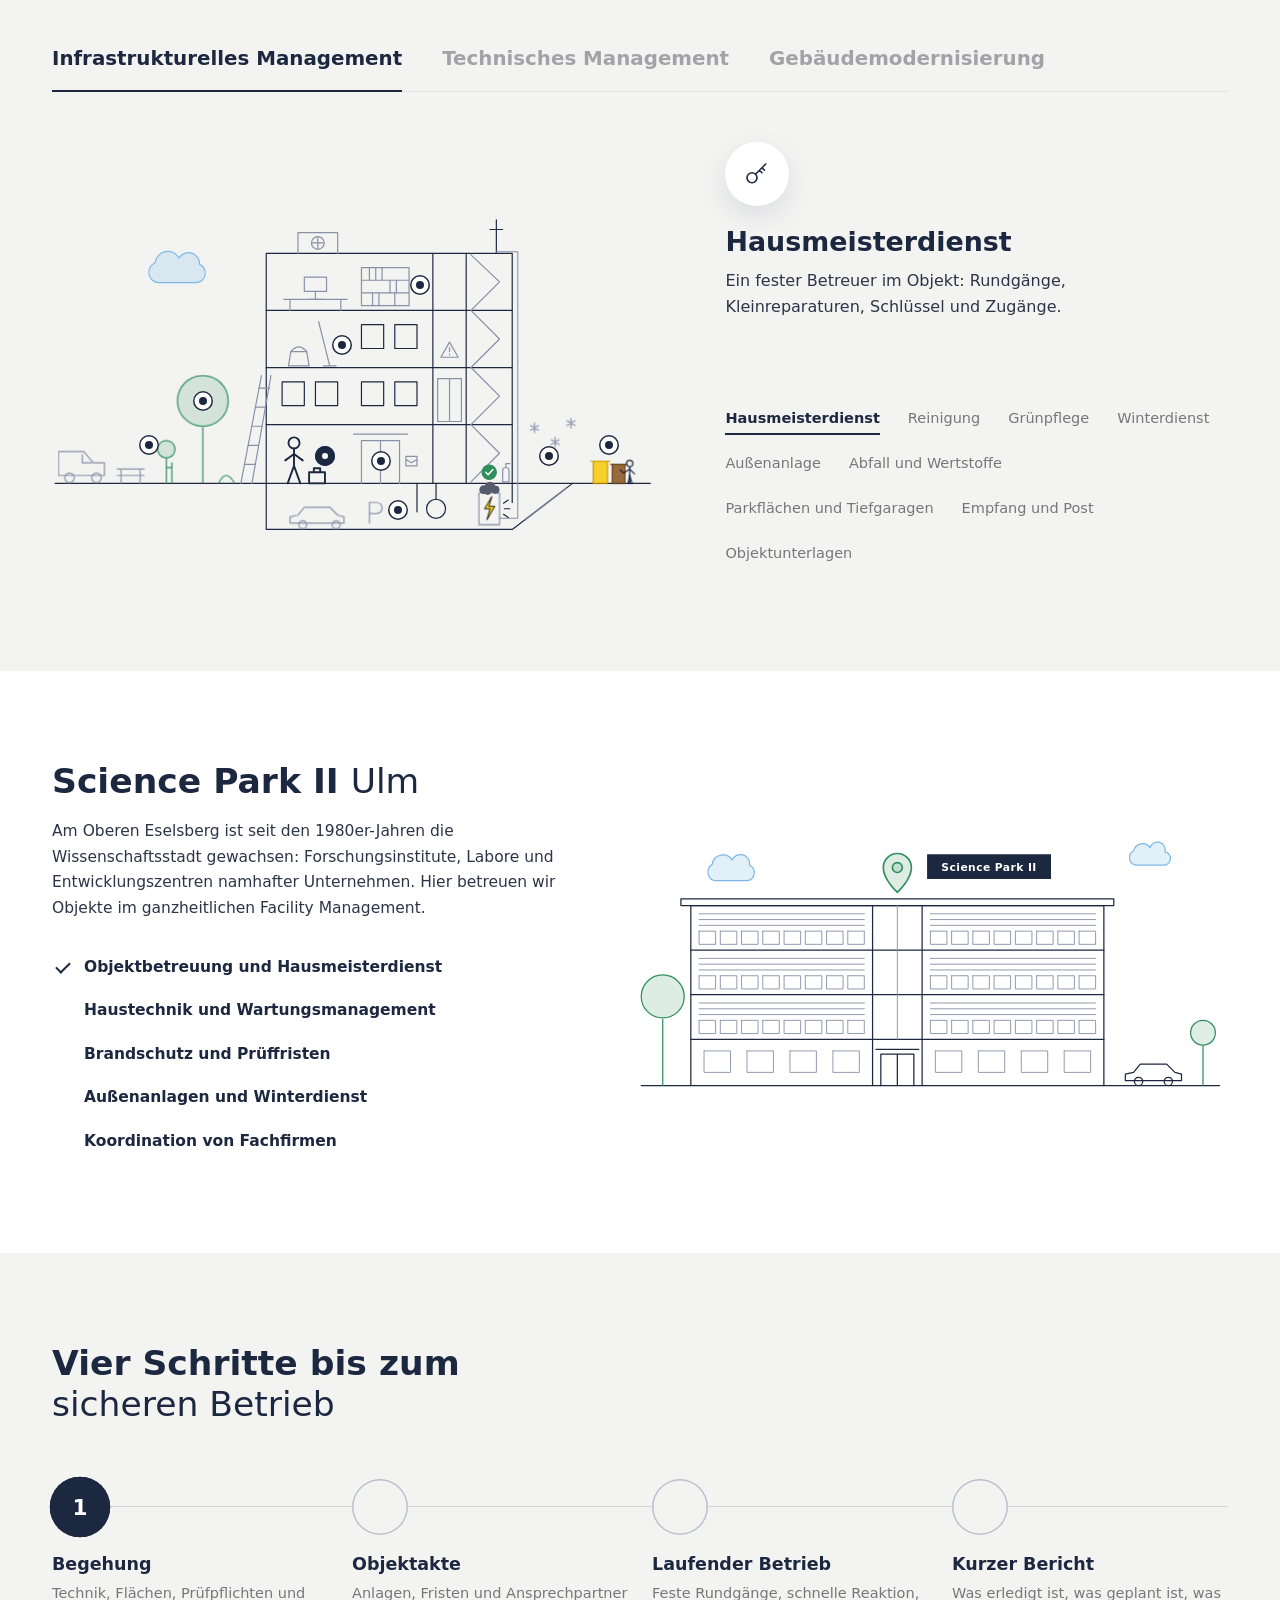
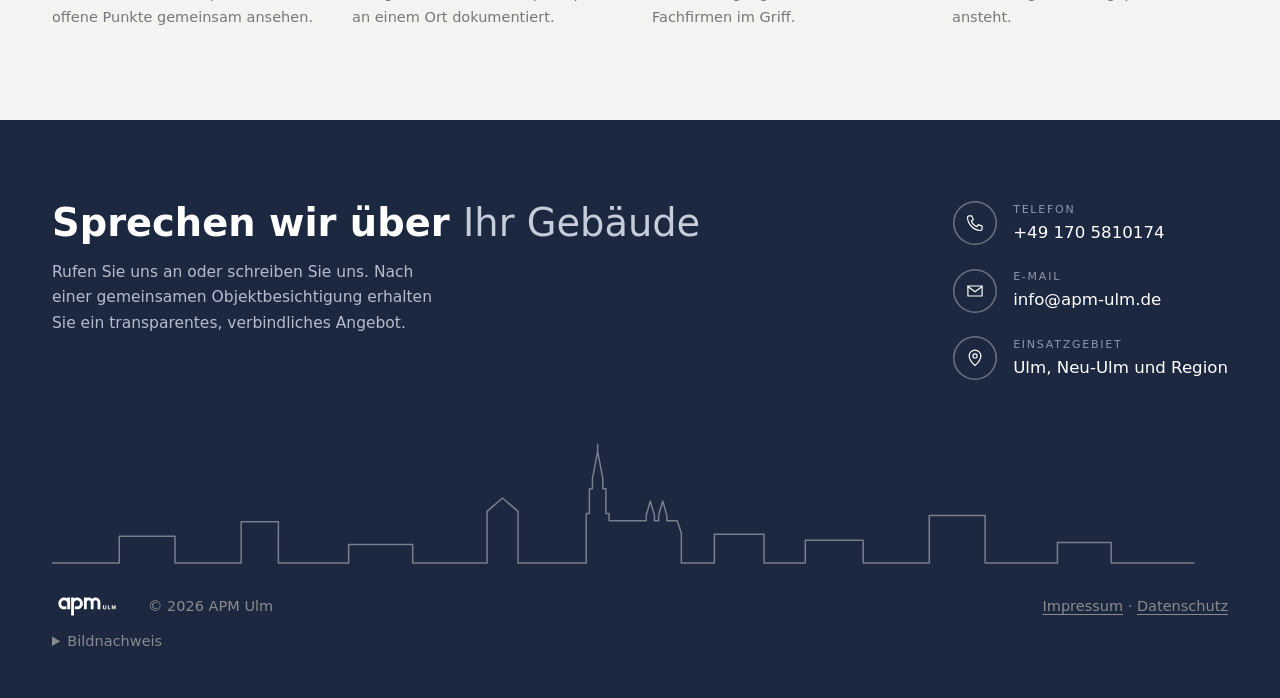
<file: d/index.html>
<!doctype html>
<html lang="de">
<head>
<meta charset="utf-8">
<meta name="viewport" content="width=device-width, initial-scale=1">
<title>APM Ulm | Ganzheitliches Facility Management in Ulm</title>
<meta name="description" content="Facility Management in Ulm und Neu-Ulm aus einer Hand: Hausmeisterdienst, Reinigung, Winterdienst, Wartung, Brandschutz und Modernisierung.">
<meta name="robots" content="index, follow">
<link rel="canonical" href="https://www.apm-ulm.de/">
<meta property="og:url" content="https://www.apm-ulm.de/">
<meta property="og:type" content="website">
<meta property="og:locale" content="de_DE">
<meta property="og:site_name" content="APM Ulm">
<meta property="og:title" content="APM Ulm | Ganzheitliches Facility Management in Ulm">
<meta property="og:description" content="Facility Management in Ulm und Neu-Ulm aus einer Hand: Hausmeisterdienst, Reinigung, Winterdienst, Wartung, Brandschutz und Modernisierung.">
<meta property="og:image" content="https://www.apm-ulm.de/img/teilen.png">
<meta property="og:image:width" content="1200">
<meta property="og:image:height" content="630">
<meta name="twitter:card" content="summary_large_image">
<script type="application/ld+json">[{"@context": "https://schema.org", "@type": "ProfessionalService", "name": "APM Ulm", "alternateName": "apm ulm – altun property management", "description": "Facility Management in Ulm und Neu-Ulm aus einer Hand: Hausmeisterdienst, Reinigung, Winterdienst, Wartung, Brandschutz und Modernisierung.", "image": "https://www.apm-ulm.de/img/teilen.png", "logo": "https://www.apm-ulm.de/img/apple-touch-icon.png", "telephone": "+49 170 5810174", "email": "info@apm-ulm.de", "address": {"@type": "PostalAddress", "streetAddress": "Weinbergweg 81", "postalCode": "89075", "addressLocality": "Ulm", "addressCountry": "DE"}, "areaServed": [{"@type": "City", "name": "Ulm"}, {"@type": "City", "name": "Neu-Ulm"}], "openingHoursSpecification": [{"@type": "OpeningHoursSpecification", "dayOfWeek": ["Monday", "Tuesday", "Wednesday", "Thursday", "Friday"], "opens": "08:00", "closes": "17:00"}], "knowsAbout": ["Facility Management", "Hausmeisterdienst", "Gebäudereinigung", "Winterdienst", "Grünpflege", "Wartung und Inspektion", "Brandschutz", "Gebäudemodernisierung"], "url": "https://www.apm-ulm.de/", "@id": "https://www.apm-ulm.de/#firma", "geo": {"@type": "GeoCoordinates", "latitude": 48.4070045, "longitude": 9.9559687}, "priceRange": "Auf Anfrage", "hasOfferCatalog": {"@type": "OfferCatalog", "name": "Facility Management", "itemListElement": [{"@type": "OfferCatalog", "name": "Infrastrukturelles Management", "itemListElement": [{"@type": "Offer", "itemOffered": {"@type": "Service", "name": "Hausmeisterdienst", "description": "Ein fester Betreuer im Objekt: Rundgänge, Kleinreparaturen, Schlüssel und Zugänge.", "areaServed": "Ulm"}}, {"@type": "Offer", "itemOffered": {"@type": "Service", "name": "Reinigung", "description": "Treppenhäuser, Flure und Eingänge sauber halten – wir beauftragen, kontrollieren und sorgen für Nachbesserung.", "areaServed": "Ulm"}}, {"@type": "Offer", "itemOffered": {"@type": "Service", "name": "Grünpflege", "description": "Rasen, Hecken, Bäume und Beete schneiden und pflegen, gießen, Laub und Schnittgut abfahren.", "areaServed": "Ulm"}}, {"@type": "Offer", "itemOffered": {"@type": "Service", "name": "Winterdienst", "description": "Wege, Zufahrten und Parkflächen räumen und streuen, bevor morgens der Betrieb beginnt.", "areaServed": "Ulm"}}, {"@type": "Offer", "itemOffered": {"@type": "Service", "name": "Außenanlage", "description": "Wege, Plätze, Beete und Bänke sauber und in Ordnung halten, kleine Schäden ausbessern.", "areaServed": "Ulm"}}, {"@type": "Offer", "itemOffered": {"@type": "Service", "name": "Abfall und Wertstoffe", "description": "Tonnen rechtzeitig bereitstellen, Standplätze sauber halten, Abholung abstimmen.", "areaServed": "Ulm"}}, {"@type": "Offer", "itemOffered": {"@type": "Service", "name": "Parkflächen und Tiefgaragen", "description": "Ordnung, Beleuchtung, Beschilderung und ein sicherer Ablauf für Mieter und Besucher.", "areaServed": "Ulm"}}, {"@type": "Offer", "itemOffered": {"@type": "Service", "name": "Empfang und Post", "description": "Besucher empfangen, Post und Pakete annehmen und im Haus verteilen.", "areaServed": "Ulm"}}, {"@type": "Offer", "itemOffered": {"@type": "Service", "name": "Objektunterlagen", "description": "Aushänge, Nutzerinfos und Protokolle zum Gebäude geordnet an einem Ort.", "areaServed": "Ulm"}}]}, {"@type": "OfferCatalog", "name": "Technisches Management", "itemListElement": [{"@type": "Offer", "itemOffered": {"@type": "Service", "name": "Wartung und Inspektion", "description": "Heizung, Lüftung, Sanitär und Elektro regelmäßig prüfen und warten lassen – mit Nachweis.", "areaServed": "Ulm"}}, {"@type": "Offer", "itemOffered": {"@type": "Service", "name": "Reparaturen", "description": "Vom tropfenden Ventil bis zur größeren Instandsetzung: planen, Ersatzteil besorgen, erledigen, abnehmen.", "areaServed": "Ulm"}}, {"@type": "Offer", "itemOffered": {"@type": "Service", "name": "Brandschutz und Prüffristen", "description": "Rettungswege, Feuerlöscher, Rauchabzug und Brandmeldeanlage im Blick, Begehungen inklusive.", "areaServed": "Ulm"}}, {"@type": "Offer", "itemOffered": {"@type": "Service", "name": "Betreiberpflichten", "description": "Wir achten darauf, dass vorgeschriebene Prüfungen fristgerecht stattfinden und belegt sind.", "areaServed": "Ulm"}}, {"@type": "Offer", "itemOffered": {"@type": "Service", "name": "Störungsannahme", "description": "Meldung aufnehmen, Fachfirma beauftragen, Erledigung an Sie zurückmelden.", "areaServed": "Ulm"}}, {"@type": "Offer", "itemOffered": {"@type": "Service", "name": "Dienstleister steuern", "description": "Handwerker und Fachfirmen koordinieren – Sie haben einen Ansprechpartner statt zehn.", "areaServed": "Ulm"}}, {"@type": "Offer", "itemOffered": {"@type": "Service", "name": "Digitale Objektakte", "description": "Anlagen, Fristen, Wartungspläne und Kosten übersichtlich erfasst, mit kurzem Bericht für Sie.", "areaServed": "Ulm"}}, {"@type": "Offer", "itemOffered": {"@type": "Service", "name": "Gewährleistung und Mängel", "description": "Nach Neubau oder Sanierung Mängel anzeigen, nachhalten und die Beseitigung abstimmen.", "areaServed": "Ulm"}}]}, {"@type": "OfferCatalog", "name": "Gebäudemodernisierung", "itemListElement": [{"@type": "Offer", "itemOffered": {"@type": "Service", "name": "Teilflächenmodernisierung", "description": "Einzelne Etagen, Büros, Flure oder Sanitärbereiche erneuern – abschnittsweise und im laufenden Betrieb.", "areaServed": "Ulm"}}, {"@type": "Offer", "itemOffered": {"@type": "Service", "name": "Energieeffizienz", "description": "Dämmung, Fenster, Beleuchtung und Heizung auf den heutigen Stand bringen, damit Verbrauch und Nebenkosten sinken.", "areaServed": "Ulm"}}, {"@type": "Offer", "itemOffered": {"@type": "Service", "name": "Fassade und Dach", "description": "Fassade ausbessern, streichen oder dämmen, das Dach abdichten und instand setzen.", "areaServed": "Ulm"}}, {"@type": "Offer", "itemOffered": {"@type": "Service", "name": "Innenausbau", "description": "Böden, Wände, Decken und Türen – vom Mieterwechsel bis zum kompletten Umbau.", "areaServed": "Ulm"}}, {"@type": "Offer", "itemOffered": {"@type": "Service", "name": "Haustechnik erneuern", "description": "Alte Heizungs-, Lüftungs-, Elektro- und Sanitäranlagen durch zeitgemäße Technik ersetzen.", "areaServed": "Ulm"}}, {"@type": "Offer", "itemOffered": {"@type": "Service", "name": "Planung und Bauleitung", "description": "Ein Ansprechpartner koordiniert alle Gewerke, Termine und Kosten bis zur Abnahme.", "areaServed": "Ulm"}}]}]}}, {"@context": "https://schema.org", "@type": "WebSite", "name": "APM Ulm", "alternateName": "apm ulm", "url": "https://www.apm-ulm.de/", "inLanguage": "de-DE", "publisher": {"@id": "https://www.apm-ulm.de/#firma"}}]</script>
<meta name="theme-color" content="#FFFFFF">
<link rel="icon" href="../img/favicon-96.png" sizes="96x96" type="image/png">
<link rel="icon" href="../img/favicon-48.png" sizes="48x48" type="image/png">
<link rel="icon" href="../img/favicon-32.png" sizes="32x32" type="image/png">
<link rel="apple-touch-icon" href="../img/apple-touch-icon.png">
<link rel="stylesheet" href="d.css?v=105">


</head>
<body>
<header class="kopf">
  <div class="kopf-in">
    <a href="#start" class="logo" aria-label="APM Ulm – nach oben"><svg class="logo-svg" viewBox="100 100 1234 377" role="img" aria-label="APM Ulm"><g transform="translate(0 0)"><path class="gross" style="--n:0" d="M288.72 120.0H342.0V342.0H288.72V231.0C288.72 199.1212474822998 262.87876098632813 173.28 231.0 173.28C199.1212474822998 173.28 173.28 199.1212474822998 173.28 231.0C173.28 262.87876098632813 199.1212474822998 288.72 231.0 288.72C246.50911491394044 288.72 260.5892335510254 282.6037536621094 270.96000000000004 272.6516423034668V334.5902215576172C258.56110725402834 339.37604644775394 245.0870798492432 342.0 231.0 342.0C169.69470050811768 342.0 120.0 292.30529525756833 120.0 231.0C120.0 169.69470050811768 169.69470050811768 120.0 231.0 120.0C252.14142150878908 120.0 271.90205017089846 125.90992991924286 288.72 136.16789477348328Z "/></g><g transform="translate(22 0)"><path class="gross" style="--n:1" d="M583.98 231.0C583.98 292.30529525756833 534.2853121948242 342.0 472.98 342.0C458.89291168212895 342.0 445.4188842773438 339.37604644775394 433.02000000000004 334.5902215576172V272.6516423034668C443.3907833862305 282.6037536621094 457.4708935546875 288.72 472.98 288.72C504.85876098632815 288.72 530.7 262.87876098632813 530.7 231.0C530.7 199.1212474822998 504.85876098632815 173.28 472.98 173.28C441.1012390136719 173.28 415.26000000000005 199.1212474822998 415.26000000000005 231.0V457.44000000000005H361.98V120.0H415.26000000000005V136.16789053916932C432.0779498291016 125.90992886066437 451.83857849121097 120.0 472.98 120.0C534.2853121948242 120.0 583.98 169.69470050811768 583.98 231.0Z"/></g><g transform="translate(44 0)"><path class="gross" style="--n:2" d="M603.96 120.0H657.24V128.167970995903C668.7372802734376 122.92259918689727 681.5172189331055 120.0 694.98 120.0C720.1246435546875 120.0 742.887299194336 130.19509958267213 759.36 146.67725984573366C775.8327008056641 130.19509958267213 798.5953564453125 120.0 823.74 120.0C874.0103173828126 120.0 914.7600000000001 160.74965297698975 914.7600000000001 211.02V342.0H861.48V211.02C861.48 190.1761999511719 844.5838000488282 173.28 823.74 173.28C802.896199951172 173.28 786.0000000000001 190.1761999511719 786.0000000000001 211.02V342.0H732.72V211.02C732.72 190.1761999511719 715.8238000488282 173.28 694.98 173.28C674.1361999511719 173.28 657.24 190.1761999511719 657.24 211.02V342.0H603.96Z"/></g><g transform="translate(88 0)"><path class="klein" style="--n:3" d="M995.9982131142569 343.44Q988.4191065571285 343.44 982.5895532785644 341.31842548441955Q976.7600000000001 339.19685096883904 972.7928084948066 334.7280849480651Q968.8256169896132 330.25931892729113 966.7928084948066 323.30414865911393Q964.7600000000001 316.3489783909367 964.7600000000001 306.7345953805497V263.78876602077395H982.4427242908356V308.5537019376781Q982.4427242908356 315.82582935977575 984.0195752596746 320.12189307082457Q985.5964262285138 324.4179567818734 988.6252984343691 326.28997801888966Q991.6541706402244 328.1619992559059 995.9982131142569 328.1619992559059Q1000.395064083096 328.1619992559059 1003.4839362889513 326.28997801888966Q1006.5728084948066 324.4179567818734 1008.2360637110489 320.12189307082457Q1009.8993189272912 315.82582935977575 1009.8993189272912 308.5537019376781V263.78876602077395H1026.9148517129333V306.7345953805497Q1026.9148517129333 316.3489783909367 1024.9420432181269 323.30414865911393Q1022.9692347233203 330.25931892729113 1019.0692347233203 334.7280849480651Q1015.1692347233203 339.19685096883904 1009.3732771973528 341.31842548441955Q1003.5773196713853 343.44 995.9982131142569 343.44Z "/></g><g transform="translate(94 0)"><path class="klein" style="--n:4" d="M1056.9294470934828 342.0V263.78876602077395H1074.6121713843183V327.1491907610994H1105.5051922492876V342.0Z "/></g><g transform="translate(100 0)"><path class="klein" style="--n:5" d="M1131.0508092389007 342.0V263.78876602077395H1150.754426972608L1163.253745899899 298.56042474032546Q1164.439362889512 302.01165871955146 1165.4521713843185 305.57087146176127Q1166.464979879125 309.130084203971 1167.544979879125 312.97974366761656H1168.0249798791249Q1169.104979879125 309.130084203971 1170.0913841265283 305.57087146176127Q1171.0777883739315 302.01165871955146 1172.210596868738 298.56042474032546L1184.441149775255 263.78876602077395H1204.0919590141557V342.0H1187.9595752596747V313.36229955051004Q1187.9595752596747 309.50791654012306 1188.3603625174649 304.27117175636533Q1188.761149775255 299.03442697260766 1189.3083412804485 293.8240864362532Q1189.855532785642 288.6137458998988 1190.335532785642 284.81217138431833H1189.855532785642L1183.481149775255 305.40408643625324L1172.508128910286 335.2703405363544H1162.207447837577L1151.2344269726077 305.40408643625324L1145.1000439622208 284.81217138431833H1144.6200439622207Q1145.1000439622208 288.6137458998988 1145.620831220011 293.8240864362532Q1146.1416184778013 299.03442697260766 1146.5424057355915 304.27117175636533Q1146.9431929933817 309.50791654012306 1146.9431929933817 313.36229955051004V342.0Z"/></g></svg></a>
    <button class="menue-knopf" aria-label="Menü" aria-expanded="false"><span></span><span></span><span></span></button>
    <nav class="nav" aria-label="Hauptnavigation">
      <a href="#leistungen">Leistungen</a>
      <a href="#praxis">Praxisbeispiel</a>
      <a href="#ablauf">Ablauf</a>
      <a href="#kontakt" class="nav-cta">Kontakt</a>
    </nav>
  </div>
</header>

<main>
<section class="held" id="start">
  <img class="held-bild" src="../img/energon-wide-1920-sw.webp" srcset="../img/energon-wide-1000-sw.webp 1000w, ../img/energon-wide-1920-sw.webp 1920w" sizes="100vw" alt="Bürogebäude im Science Park II am Oberen Eselsberg in Ulm" width="1920" height="883" fetchpriority="high">
  <div class="held-text">
    <h1 data-worte>Gebäude in Ulm, <em>um Ulm und um Ulm herum</em></h1>
    <p class="lead">Vom Hausmeisterdienst bis zur Haustechnik: Wir halten Ihre Immobilie in Schuss. Sie sprechen mit einem festen Ansprechpartner, der Ihr Gebäude kennt, weil er selbst regelmäßig vor Ort ist.</p>
    <div class="knoepfe">
      <a href="#kontakt" class="btn">Objekt anfragen</a>
      <a href="#leistungen" class="btn hell">Leistungen ansehen</a>
    </div>
  </div>
  <div class="held-logo" aria-hidden="true"><svg class="logo-svg gross-logo" viewBox="100 100 1234 377"><g transform="translate(0 0)"><path class="gross" style="--n:0" d="M288.72 120.0H342.0V342.0H288.72V231.0C288.72 199.1212474822998 262.87876098632813 173.28 231.0 173.28C199.1212474822998 173.28 173.28 199.1212474822998 173.28 231.0C173.28 262.87876098632813 199.1212474822998 288.72 231.0 288.72C246.50911491394044 288.72 260.5892335510254 282.6037536621094 270.96000000000004 272.6516423034668V334.5902215576172C258.56110725402834 339.37604644775394 245.0870798492432 342.0 231.0 342.0C169.69470050811768 342.0 120.0 292.30529525756833 120.0 231.0C120.0 169.69470050811768 169.69470050811768 120.0 231.0 120.0C252.14142150878908 120.0 271.90205017089846 125.90992991924286 288.72 136.16789477348328Z "/></g><g transform="translate(22 0)"><path class="gross" style="--n:1" d="M583.98 231.0C583.98 292.30529525756833 534.2853121948242 342.0 472.98 342.0C458.89291168212895 342.0 445.4188842773438 339.37604644775394 433.02000000000004 334.5902215576172V272.6516423034668C443.3907833862305 282.6037536621094 457.4708935546875 288.72 472.98 288.72C504.85876098632815 288.72 530.7 262.87876098632813 530.7 231.0C530.7 199.1212474822998 504.85876098632815 173.28 472.98 173.28C441.1012390136719 173.28 415.26000000000005 199.1212474822998 415.26000000000005 231.0V457.44000000000005H361.98V120.0H415.26000000000005V136.16789053916932C432.0779498291016 125.90992886066437 451.83857849121097 120.0 472.98 120.0C534.2853121948242 120.0 583.98 169.69470050811768 583.98 231.0Z"/></g><g transform="translate(44 0)"><path class="gross" style="--n:2" d="M603.96 120.0H657.24V128.167970995903C668.7372802734376 122.92259918689727 681.5172189331055 120.0 694.98 120.0C720.1246435546875 120.0 742.887299194336 130.19509958267213 759.36 146.67725984573366C775.8327008056641 130.19509958267213 798.5953564453125 120.0 823.74 120.0C874.0103173828126 120.0 914.7600000000001 160.74965297698975 914.7600000000001 211.02V342.0H861.48V211.02C861.48 190.1761999511719 844.5838000488282 173.28 823.74 173.28C802.896199951172 173.28 786.0000000000001 190.1761999511719 786.0000000000001 211.02V342.0H732.72V211.02C732.72 190.1761999511719 715.8238000488282 173.28 694.98 173.28C674.1361999511719 173.28 657.24 190.1761999511719 657.24 211.02V342.0H603.96Z"/></g><g transform="translate(88 0)"><path class="klein" style="--n:3" d="M995.9982131142569 343.44Q988.4191065571285 343.44 982.5895532785644 341.31842548441955Q976.7600000000001 339.19685096883904 972.7928084948066 334.7280849480651Q968.8256169896132 330.25931892729113 966.7928084948066 323.30414865911393Q964.7600000000001 316.3489783909367 964.7600000000001 306.7345953805497V263.78876602077395H982.4427242908356V308.5537019376781Q982.4427242908356 315.82582935977575 984.0195752596746 320.12189307082457Q985.5964262285138 324.4179567818734 988.6252984343691 326.28997801888966Q991.6541706402244 328.1619992559059 995.9982131142569 328.1619992559059Q1000.395064083096 328.1619992559059 1003.4839362889513 326.28997801888966Q1006.5728084948066 324.4179567818734 1008.2360637110489 320.12189307082457Q1009.8993189272912 315.82582935977575 1009.8993189272912 308.5537019376781V263.78876602077395H1026.9148517129333V306.7345953805497Q1026.9148517129333 316.3489783909367 1024.9420432181269 323.30414865911393Q1022.9692347233203 330.25931892729113 1019.0692347233203 334.7280849480651Q1015.1692347233203 339.19685096883904 1009.3732771973528 341.31842548441955Q1003.5773196713853 343.44 995.9982131142569 343.44Z "/></g><g transform="translate(94 0)"><path class="klein" style="--n:4" d="M1056.9294470934828 342.0V263.78876602077395H1074.6121713843183V327.1491907610994H1105.5051922492876V342.0Z "/></g><g transform="translate(100 0)"><path class="klein" style="--n:5" d="M1131.0508092389007 342.0V263.78876602077395H1150.754426972608L1163.253745899899 298.56042474032546Q1164.439362889512 302.01165871955146 1165.4521713843185 305.57087146176127Q1166.464979879125 309.130084203971 1167.544979879125 312.97974366761656H1168.0249798791249Q1169.104979879125 309.130084203971 1170.0913841265283 305.57087146176127Q1171.0777883739315 302.01165871955146 1172.210596868738 298.56042474032546L1184.441149775255 263.78876602077395H1204.0919590141557V342.0H1187.9595752596747V313.36229955051004Q1187.9595752596747 309.50791654012306 1188.3603625174649 304.27117175636533Q1188.761149775255 299.03442697260766 1189.3083412804485 293.8240864362532Q1189.855532785642 288.6137458998988 1190.335532785642 284.81217138431833H1189.855532785642L1183.481149775255 305.40408643625324L1172.508128910286 335.2703405363544H1162.207447837577L1151.2344269726077 305.40408643625324L1145.1000439622208 284.81217138431833H1144.6200439622207Q1145.1000439622208 288.6137458998988 1145.620831220011 293.8240864362532Q1146.1416184778013 299.03442697260766 1146.5424057355915 304.27117175636533Q1146.9431929933817 309.50791654012306 1146.9431929933817 313.36229955051004V342.0Z"/></g></svg></div>
</section>

<div class="laufband" aria-hidden="true">
  <div class="lb-reihe" data-tempo="-1"><span>Hausmeisterdienst</span><span>Reinigung</span><span>Grünpflege</span><span>Winterdienst</span><span>Außenanlage</span><span>Abfall und Wertstoffe</span><span>Parkflächen und Tiefgaragen</span><span>Empfang und Post</span><span>Objektunterlagen</span><span>Wartung und Inspektion</span><span>Reparaturen</span><span>Brandschutz und Prüffristen</span><span>Betreiberpflichten</span><span>Störungsannahme</span><span>Dienstleister steuern</span><span>Digitale Objektakte</span><span>Gewährleistung und Mängel</span><span>Teilflächenmodernisierung</span><span>Energieeffizienz</span><span>Fassade und Dach</span><span>Innenausbau</span><span>Haustechnik erneuern</span><span>Planung und Bauleitung</span><span>Hausmeisterdienst</span><span>Reinigung</span><span>Grünpflege</span><span>Winterdienst</span><span>Außenanlage</span><span>Abfall und Wertstoffe</span><span>Parkflächen und Tiefgaragen</span><span>Empfang und Post</span><span>Objektunterlagen</span><span>Wartung und Inspektion</span><span>Reparaturen</span><span>Brandschutz und Prüffristen</span><span>Betreiberpflichten</span><span>Störungsannahme</span><span>Dienstleister steuern</span><span>Digitale Objektakte</span><span>Gewährleistung und Mängel</span><span>Teilflächenmodernisierung</span><span>Energieeffizienz</span><span>Fassade und Dach</span><span>Innenausbau</span><span>Haustechnik erneuern</span><span>Planung und Bauleitung</span></div>
  <div class="lb-reihe zwei" data-tempo="1"><span>Planung und Bauleitung</span><span>Haustechnik erneuern</span><span>Innenausbau</span><span>Fassade und Dach</span><span>Energieeffizienz</span><span>Teilflächenmodernisierung</span><span>Gewährleistung und Mängel</span><span>Digitale Objektakte</span><span>Dienstleister steuern</span><span>Störungsannahme</span><span>Betreiberpflichten</span><span>Brandschutz und Prüffristen</span><span>Reparaturen</span><span>Wartung und Inspektion</span><span>Objektunterlagen</span><span>Empfang und Post</span><span>Parkflächen und Tiefgaragen</span><span>Abfall und Wertstoffe</span><span>Außenanlage</span><span>Winterdienst</span><span>Grünpflege</span><span>Reinigung</span><span>Hausmeisterdienst</span><span>Planung und Bauleitung</span><span>Haustechnik erneuern</span><span>Innenausbau</span><span>Fassade und Dach</span><span>Energieeffizienz</span><span>Teilflächenmodernisierung</span><span>Gewährleistung und Mängel</span><span>Digitale Objektakte</span><span>Dienstleister steuern</span><span>Störungsannahme</span><span>Betreiberpflichten</span><span>Brandschutz und Prüffristen</span><span>Reparaturen</span><span>Wartung und Inspektion</span><span>Objektunterlagen</span><span>Empfang und Post</span><span>Parkflächen und Tiefgaragen</span><span>Abfall und Wertstoffe</span><span>Außenanlage</span><span>Winterdienst</span><span>Grünpflege</span><span>Reinigung</span><span>Hausmeisterdienst</span></div>
</div>

<section class="teil" id="vorteile">
  <ul class="vorteile">
    <li class="auf"><span class="v-punkt"><svg viewBox="0 0 20 20" aria-hidden="true"><path pathLength="1" d="M5.6 10.4l3 3 5.8-6.4"/></svg></span><svg class="v-bild" viewBox="0 0 120 80" aria-hidden="true"><path pathLength="1" d="M10 70h100"/><circle pathLength="1" cx="60" cy="31" r="11"/><path pathLength="1" d="M38 70c1-14 10-22 22-22s21 8 22 22"/><path pathLength="1" class="gruen" d="M80 10h22v15H91l-6 6v-6h-5z"/><path pathLength="1" class="gruen" d="M85 15.5h12M85 20h8"/></svg><span class="v-zahl">persönlich</span><h3>Ein Ansprechpartner</h3><p>Ein fester Kontakt für alles rund um Ihr Gebäude – ohne Weiterleiten, ohne Warteschleife.</p></li>
    <li class="auf"><span class="v-punkt"><svg viewBox="0 0 20 20" aria-hidden="true"><path pathLength="1" d="M5.6 10.4l3 3 5.8-6.4"/></svg></span><svg class="v-bild" viewBox="0 0 120 80" aria-hidden="true"><path pathLength="1" d="M10 70h100"/><path pathLength="1" d="M22 70V28h36v42"/><path pathLength="1" d="M30 38h7M43 38h7M30 49h7M43 49h7M36 70V60h8v10"/><path pathLength="1" class="gruen" d="M86 64s-15-13-15-26a15 15 0 0 1 30 0c0 13-15 26-15 26z"/><circle pathLength="1" class="gruen" cx="86" cy="38" r="5"/></svg><span class="v-zahl">vor Ort</span><h3>Statt Hotline</h3><p>Wir kennen Ihr Gebäude, weil wir regelmäßig drin sind.</p></li>
    <li class="auf"><span class="v-punkt"><svg viewBox="0 0 20 20" aria-hidden="true"><path pathLength="1" d="M5.6 10.4l3 3 5.8-6.4"/></svg></span><svg class="v-bild" viewBox="0 0 120 80" aria-hidden="true"><path pathLength="1" d="M38 16h44v56H38z"/><path pathLength="1" d="M50 11h20v10H50z"/><path pathLength="1" class="gruen" d="M46 34l4 4 7-8"/><path pathLength="1" d="M63 34h12"/><path pathLength="1" class="gruen" d="M46 47l4 4 7-8"/><path pathLength="1" d="M63 47h12"/><path pathLength="1" class="gruen" d="M46 60l4 4 7-8"/><path pathLength="1" d="M63 60h12"/></svg><span class="v-zahl">lückenlos</span><h3>Alles dokumentiert</h3><p>Prüfungen, Wartungen und Mängel nachvollziehbar festgehalten.</p></li>
  </ul>
</section>

<section class="nebel" id="leistungen">
  <div class="teil">
    <div class="kopfzeile auf"><h2>Alles, was Ihr Gebäude braucht – <em>aus einer Hand</em></h2></div>
    <div class="reiter auf" role="tablist" aria-label="Leistungsbereich wählen">
      <button class="aktiv" role="tab" aria-selected="true" data-art="aussen">Infrastrukturelles Management</button>
      <button role="tab" aria-selected="false" data-art="technik">Technisches Management</button>
      <button role="tab" aria-selected="false" data-art="mod">Gebäudemodernisierung</button>
    </div>
    <div class="h-buehne auf">
      <div class="h-bild"><svg class="haus haus-haupt" viewBox="-60 0 760 480" aria-hidden="true">
<path class="wolke" d="M70 122a16 16 0 0 1 30-6 14 14 0 0 1 26 8 12 12 0 0 1-4 23H74a13 13 0 0 1-4-25z"/>
<path d="M-56 400H694"/>
<path d="M210 400V110H520V400"/>
<path d="M210 182H520M210 254H520M210 326H520"/>
<path d="M462 110V400"/>
<path class="leicht" d="M420 110V400"/>
<path class="leicht" d="M210 400V458H520M520 400V424M400 400V436M520 458L596 400"/>
<path class="leicht" d="M330 200h28v30h-28zM372 200h28v30h-28zM230 272h28v30h-28zM272 272h28v30h-28zM330 272h28v30h-28zM372 272h28v30h-28z"/>
<path class="leicht" d="M500 110V68M492 80H508"/>
<circle class="leicht" cx="424" cy="432" r="12"/><path class="leicht" d="M424 420V400"/>
<g data-k="wartung"><path d="M250 110V84H300V110"/><circle cx="275" cy="97" r="8"/><path d="M268 97h14M275 90v14"/></g>
<g data-k="cafm"><path d="M232 168H312M240 168V182M304 168V182"/><path d="M258 140h28v18h-28zM272 158v10M264 168h16"/></g>
<g data-k="doku"><path d="M330 128h60v48h-60zM330 144h60M330 160h60"/><path d="M340 128v16M348 128v16M356 128v16M366 144v16M374 144v16M344 160v16M352 160v16M372 160v16"/></g>
<g data-k="rein"><path d="M238 252l3-18h20l3 18z"/><path d="M241 234q10-12 20 0"/><path d="M290 252L276 196M282 252h16"/></g>
<g data-k="stoer"><path d="M426 268h30v54h-30zM441 268v54"/><path d="M441 222l11 19h-22z"/><path d="M441 229v5M441 237v1"/></g>
<g data-k="instand"><path d="M178 400L204 264M192 400L216 264"/><path d="M183 376h13M187 352h13M192 328h13M196 304h13M201 280h13"/></g>
<g data-k="pforte"><path d="M330 400V346H378V400M354 346V400M320 338H388"/><path d="M386 366h14v12h-14zM386 370l7 4 7-4"/></g>
<g data-k="objekt"><circle cx="245" cy="349" r="7"/><path d="M245 356v22M245 363l-11 8M245 363l11 8M245 378l-8 22M245 378l8 22"/><path d="M264 386h20v14h-20zM270 386v-5h8v5"/></g>
<g data-k="brand"><path d="M468 398L504 362 468 326 504 290 468 254 504 218 468 182 504 146 468 112"/><path d="M508 398v-14a4 4 0 0 1 8 0v14zM512 380v-5h5"/></g>
<g data-k="park"><g class="auto-tg"><path d="M240 450v-8l10-2 8-10h32l10 10 8 2v8z"/><circle cx="256" cy="452" r="5"/><circle cx="298" cy="452" r="5"/></g><path d="M340 450V424h9a7 7 0 0 1 0 14h-9"/></g>
<g data-k="betreiber"><path d="M478 412h26v40h-26z"/><path class="blitz" d="M494 417l-9 15h7l-4 14 10-17h-7z"/></g>
<g data-k="gruen"><path d="M130 400V330"/><circle cx="130" cy="296" r="32"/><path d="M150 400q9-20 20 0"/></g>
<g data-k="galabau"><path d="M22 390h34M22 382h34M27 382v18M51 382v18"/><path d="M84 400V368M91 400V374M84 380h7"/><circle cx="84" cy="357" r="11"/></g>
<g data-k="omgmt" class="auto-oben"><path d="M-52 390v-30h32l12 14h14v16z"/><path d="M-22 364v10h12"/><circle cx="-38" cy="393" r="6"/><circle cx="-4" cy="393" r="6"/></g>
<g data-k="winter"><path d="M548 324v12M543 327l10 6M553 327l-10 6"/><path d="M574 342v12M569 345l10 6M579 345l-10 6"/><path d="M594 318v12M589 321l10 6M599 321l-10 6"/><path d="M536 446l52-40"/></g>
<g data-k="abfall"><path class="t-gelb" d="M622 400V372H640V400ZM619 372H643"/><path class="t-braun" d="M646 400V376H662V400ZM644 376H665"/></g>
<g class="sz szene">
<path class="himmelblitz" d="M534 -16L510 28h12L500 68l9-32h-11l14-52z"/>
<path class="leiter" d="M500 108H527V444H504"/>
<path class="strom" pathLength="1" d="M500 68V108H527V444H504"/>
<g class="sz rauch"><circle cx="484" cy="408" r="5.5"/><circle cx="492" cy="405" r="7"/><circle cx="499" cy="408" r="5"/><circle cx="489" cy="410" r="4.5"/></g>
<g class="sz funken"><path d="M509 425l6-4M510 432h7M509 439l6 4"/></g>
<g class="sz ok"><circle cx="491" cy="386" r="9"/><path d="M486.6 386l3 3 6-6.6"/></g>
<g class="sz mann"><g class="sz mann-in"><circle cx="0" cy="-25" r="4"/><path d="M0 -21V-10"/><path d="M0 -18L6 -12"/><g class="sz arm"><path d="M0 -18L-8 -13M-8 -13l-4 -4"/></g><g class="sz bein-lauf"><path class="b1" d="M0 -10V0"/><path class="b2" d="M0 -10V0"/></g><g class="sz bein-steh"><path d="M0 -10L-2 0M0 -10L3 0"/></g></g></g>
</g>
</svg><svg class="haus haus-mod" viewBox="-60 0 760 480" aria-hidden="true"><g class="sz neu"><path d="M-56 400H694"/><path d="M210 400V110H520V400"/><path d="M210 182H520M210 254H520M210 326H520"/><path d="M236 128h34v36h-34zM253 128v36M300 128h34v36h-34zM317 128v36M400 128h34v36h-34zM417 128v36M464 128h34v36h-34zM481 128v36M236 200h34v36h-34zM253 200v36M300 200h34v36h-34zM317 200v36M400 200h34v36h-34zM417 200v36M464 200h34v36h-34zM481 200v36M236 272h34v36h-34zM253 272v36M300 272h34v36h-34zM317 272v36M400 272h34v36h-34zM417 272v36M464 272h34v36h-34zM481 272v36"/><path d="M236 344h34v36h-34zM253 344v36M464 344h34v36h-34zM481 344v36"/><path d="M340 400V342H390V400M365 342V400M330 334H400"/><path class="pv" d="M232 110l10-24h92l-10 24zM264 86l-10 24M294 86l-10 24M237 98h93"/><path d="M440 110V86h44v24"/><circle cx="462" cy="98" r="8"/><path d="M455 98h14M462 91v14"/><path class="gruen" d="M360 110q4-12 8 0M376 110q4-10 8 0M392 110q4-12 8 0M408 110q4-10 8 0"/><path class="gruen" d="M590 400V334"/><circle class="gruen" cx="590" cy="302" r="30"/><path class="gruen" d="M112 400q10-26 26 0M140 400q8-18 20 0M162 400q6-14 16 0"/><circle class="sonne" cx="110" cy="112" r="17"/><path class="sonne" d="M110 82v-9M110 151v-9M80 112h-9M149 112h-9M89 91l-6-6M137 139l-6-6M89 133l-6 6M137 85l-6 6"/></g><g class="sz alt"><path pathLength="1" d="M-56 400H694"/><path pathLength="1" d="M210 400V118l40-6 30 10 46-12 40 9 50-8 44 10 30-9 30 6V400"/><path pathLength="1" d="M210 182q80 8 155 0t155 4M210 254q70-6 150 2t160-2M210 326h310"/><path pathLength="1" d="M236 130l10 18-8 14 12 20M470 200l-12 16 10 14-14 22M300 330l8 18-6 16 10 14"/><path pathLength="1" d="M240 200h30v32h-30zM240 200l30 32M380 200h30v32h-30zM380 232l30-32"/><path pathLength="1" d="M300 272h30v32h-30zM312 272l-8 14 12 6-6 12M240 272h30v32h-30zM236 280l38 6M236 296l38-8M430 272h30v32h-30z"/><path pathLength="1" d="M340 400V346h40v54M344 348l30 6v46"/><path pathLength="1" d="M440 340q10-8 20 0t18 4q4 12-6 18t-24 0q-12-8-8-22z"/><path pathLength="1" d="M480 112l14-36M486 92l12 4"/><path pathLength="1" d="M40 400V352H180V400M40 364H180M75 352V400M110 352V400M145 352V400"/><path pathLength="1" class="warn" d="M92 344l14-24 14 24zM106 328v8"/><path pathLength="1" d="M130 400q8-18 22-12 6-14 22-6 14-4 16 18z"/><path pathLength="1" d="M560 400V370M620 400V370"/><path pathLength="1" class="warn" d="M552 370h76v14h-76z"/><path pathLength="1" d="M566 370l-10 14M584 370l-10 14M602 370l-10 14M620 370l-10 14"/><path pathLength="1" class="warn" d="M650 400l8-26h6l8 26zM646 400h30"/></g><g class="sz wolken"><g class="sz" transform="translate(270 160) scale(2.0)"><path class="puff" style="--n:0" d="M-30 12a14 14 0 0 1 3-27 18 18 0 0 1 34-7 15 15 0 0 1 23 13 12 12 0 0 1-3 24H-24a12 12 0 0 1-6-3z"/></g><g class="sz" transform="translate(385 140) scale(2.2)"><path class="puff" style="--n:1" d="M-30 12a14 14 0 0 1 3-27 18 18 0 0 1 34-7 15 15 0 0 1 23 13 12 12 0 0 1-3 24H-24a12 12 0 0 1-6-3z"/></g><g class="sz" transform="translate(478 178) scale(1.8)"><path class="puff" style="--n:2" d="M-30 12a14 14 0 0 1 3-27 18 18 0 0 1 34-7 15 15 0 0 1 23 13 12 12 0 0 1-3 24H-24a12 12 0 0 1-6-3z"/></g><g class="sz" transform="translate(250 262) scale(2.1)"><path class="puff" style="--n:3" d="M-30 12a14 14 0 0 1 3-27 18 18 0 0 1 34-7 15 15 0 0 1 23 13 12 12 0 0 1-3 24H-24a12 12 0 0 1-6-3z"/></g><g class="sz" transform="translate(366 252) scale(2.4)"><path class="puff" style="--n:4" d="M-30 12a14 14 0 0 1 3-27 18 18 0 0 1 34-7 15 15 0 0 1 23 13 12 12 0 0 1-3 24H-24a12 12 0 0 1-6-3z"/></g><g class="sz" transform="translate(486 280) scale(1.9)"><path class="puff" style="--n:5" d="M-30 12a14 14 0 0 1 3-27 18 18 0 0 1 34-7 15 15 0 0 1 23 13 12 12 0 0 1-3 24H-24a12 12 0 0 1-6-3z"/></g><g class="sz" transform="translate(290 352) scale(2.0)"><path class="puff" style="--n:6" d="M-30 12a14 14 0 0 1 3-27 18 18 0 0 1 34-7 15 15 0 0 1 23 13 12 12 0 0 1-3 24H-24a12 12 0 0 1-6-3z"/></g><g class="sz" transform="translate(412 346) scale(2.2)"><path class="puff" style="--n:7" d="M-30 12a14 14 0 0 1 3-27 18 18 0 0 1 34-7 15 15 0 0 1 23 13 12 12 0 0 1-3 24H-24a12 12 0 0 1-6-3z"/></g><g class="sz" transform="translate(505 362) scale(1.6)"><path class="puff" style="--n:8" d="M-30 12a14 14 0 0 1 3-27 18 18 0 0 1 34-7 15 15 0 0 1 23 13 12 12 0 0 1-3 24H-24a12 12 0 0 1-6-3z"/></g><g class="sz" transform="translate(205 330) scale(1.5)"><path class="puff" style="--n:9" d="M-30 12a14 14 0 0 1 3-27 18 18 0 0 1 34-7 15 15 0 0 1 23 13 12 12 0 0 1-3 24H-24a12 12 0 0 1-6-3z"/></g><path class="schlag" style="--n:0" d="M330 191v18M321 200h18M324 194l12 12M336 194l-12 12"/><path class="schlag" style="--n:1" d="M440 226v18M431 235h18M434 229l12 12M446 229l-12 12"/><path class="schlag" style="--n:2" d="M310 291v18M301 300h18M304 294l12 12M316 294l-12 12"/><path class="schlag" style="--n:3" d="M455 321v18M446 330h18M449 324l12 12M461 324l-12 12"/><path class="schlag" style="--n:4" d="M240 321v18M231 330h18M234 324l12 12M246 324l-12 12"/></g><g class="sz" transform="translate(545 150)"><path class="funkel" style="--n:0" d="M0 -9L2.2 -2.2 9 0 2.2 2.2 0 9 -2.2 2.2 -9 0 -2.2 -2.2Z"/></g><g class="sz" transform="translate(186 206)"><path class="funkel" style="--n:1" d="M0 -9L2.2 -2.2 9 0 2.2 2.2 0 9 -2.2 2.2 -9 0 -2.2 -2.2Z"/></g><g class="sz" transform="translate(366 62)"><path class="funkel" style="--n:2" d="M0 -9L2.2 -2.2 9 0 2.2 2.2 0 9 -2.2 2.2 -9 0 -2.2 -2.2Z"/></g><g class="sz" transform="translate(548 330)"><path class="funkel" style="--n:3" d="M0 -9L2.2 -2.2 9 0 2.2 2.2 0 9 -2.2 2.2 -9 0 -2.2 -2.2Z"/></g></svg><div class="h-punkte"></div></div>
      <div class="h-seite">
        <div class="h-detail" aria-live="polite"><span class="k-icon"></span><h3>Hausmeisterdienst</h3><p>Ein fester Betreuer im Objekt: Rundgänge, Kleinreparaturen, Schlüssel und Zugänge.</p></div>
        <ul class="h-liste">
<li><button class="h-wahl" data-art="aussen" data-k="objekt" data-x="284" data-y="366" data-text="Ein fester Betreuer im Objekt: Rundgänge, Kleinreparaturen, Schlüssel und Zugänge."><span class="l-icon"><svg viewBox="0 0 24 24" aria-hidden="true"><circle pathLength="1" cx="8" cy="15" r="4"/><path pathLength="1" d="M11 12l8-8M16 7l2 2M14 9l2 2"/></svg></span><span class="l-name">Hausmeisterdienst</span></button></li>
<li><button class="h-wahl" data-art="aussen" data-k="rein" data-x="306" data-y="226" data-text="Treppenhäuser, Flure und Eingänge sauber halten – wir beauftragen, kontrollieren und sorgen für Nachbesserung."><span class="l-icon"><svg viewBox="0 0 24 24" aria-hidden="true"><path pathLength="1" d="M12 3l1.8 5.2L19 10l-5.2 1.8L12 17l-1.8-5.2L5 10l5.2-1.8zM19 16v5M16.5 18.5h5"/></svg></span><span class="l-name">Reinigung</span></button></li>
<li><button class="h-wahl" data-art="aussen" data-k="gruen" data-x="130" data-y="296" data-text="Rasen, Hecken, Bäume und Beete schneiden und pflegen, gießen, Laub und Schnittgut abfahren."><span class="l-icon"><svg viewBox="0 0 24 24" aria-hidden="true"><path pathLength="1" d="M5 19c0-8 5-13 14-14 0 9-5 14-13 14M5 19c3-5 6-8 10-10"/></svg></span><span class="l-name">Grünpflege</span></button></li>
<li><button class="h-wahl" data-art="aussen" data-k="winter" data-x="566" data-y="366" data-text="Wege, Zufahrten und Parkflächen räumen und streuen, bevor morgens der Betrieb beginnt."><span class="l-icon"><svg viewBox="0 0 24 24" aria-hidden="true"><path pathLength="1" d="M12 2v20M4.2 6.5l15.6 11M19.8 6.5 4.2 17.5M9.5 3.5 12 6l2.5-2.5M9.5 20.5 12 18l2.5 2.5"/></svg></span><span class="l-name">Winterdienst</span></button></li>
<li><button class="h-wahl" data-art="aussen" data-k="galabau" data-x="62" data-y="352" data-text="Wege, Plätze, Beete und Bänke sauber und in Ordnung halten, kleine Schäden ausbessern."><span class="l-icon"><svg viewBox="0 0 24 24" aria-hidden="true"><path pathLength="1" d="M12 22v-7M12 15c-4 0-6-2.5-6-5.5S8.5 3 12 3s6 3.5 6 6.5-2 5.5-6 5.5z"/></svg></span><span class="l-name">Außenanlage</span></button></li>
<li><button class="h-wahl" data-art="aussen" data-k="abfall" data-x="642" data-y="352" data-text="Tonnen rechtzeitig bereitstellen, Standplätze sauber halten, Abholung abstimmen."><span class="l-icon"><svg viewBox="0 0 24 24" aria-hidden="true"><path pathLength="1" d="M4 7h16M9 7V4h6v3M6 7l1 13h10l1-13M10 11v6M14 11v6"/></svg></span><span class="l-name">Abfall und Wertstoffe</span></button></li>
<li><button class="h-wahl" data-art="aussen" data-k="park" data-x="376" data-y="434" data-text="Ordnung, Beleuchtung, Beschilderung und ein sicherer Ablauf für Mieter und Besucher."><span class="l-icon"><svg viewBox="0 0 24 24" aria-hidden="true"><path pathLength="1" d="M4 4h16v16H4zM9 17V7h3.5a3 3 0 0 1 0 6H9"/></svg></span><span class="l-name">Parkflächen und Tiefgaragen</span></button></li>
<li><button class="h-wahl" data-art="aussen" data-k="pforte" data-x="354" data-y="372" data-text="Besucher empfangen, Post und Pakete annehmen und im Haus verteilen."><span class="l-icon"><svg viewBox="0 0 24 24" aria-hidden="true"><circle pathLength="1" cx="12" cy="8" r="3.6"/><path pathLength="1" d="M4.5 21c.6-4.2 3.6-6.6 7.5-6.6s6.9 2.4 7.5 6.6"/></svg></span><span class="l-name">Empfang und Post</span></button></li>
<li><button class="h-wahl" data-art="aussen" data-k="doku" data-x="404" data-y="150" data-text="Aushänge, Nutzerinfos und Protokolle zum Gebäude geordnet an einem Ort."><span class="l-icon"><svg viewBox="0 0 24 24" aria-hidden="true"><path pathLength="1" d="M7 3h7l5 5v13H7zM14 3v5h5M10 13h6M10 17h6"/></svg></span><span class="l-name">Objektunterlagen</span></button></li>
<li><button class="h-wahl" data-art="technik" data-k="wartung" data-x="322" data-y="94" data-text="Heizung, Lüftung, Sanitär und Elektro regelmäßig prüfen und warten lassen – mit Nachweis."><span class="l-icon"><svg viewBox="0 0 24 24" aria-hidden="true"><path pathLength="1" d="M14.7 6.3a4 4 0 0 0-5.4 5.2L3.5 17.3a1.8 1.8 0 0 0 2.6 2.6l5.8-5.8a4 4 0 0 0 5.2-5.4l-2.6 2.6-2.4-.4-.4-2.4z"/></svg></span><span class="l-name">Wartung und Inspektion</span></button></li>
<li><button class="h-wahl" data-art="technik" data-k="instand" data-x="160" data-y="330" data-text="Vom tropfenden Ventil bis zur größeren Instandsetzung: planen, Ersatzteil besorgen, erledigen, abnehmen."><span class="l-icon"><svg viewBox="0 0 24 24" aria-hidden="true"><path pathLength="1" d="M14 5l5 5-2.5 2.5-5-5zM11.5 7.5l-8 8a1.8 1.8 0 0 0 2.6 2.6l8-8"/></svg></span><span class="l-name">Reparaturen</span></button></li>
<li><button class="h-wahl" data-art="technik" data-k="brand" data-x="486" data-y="290" data-text="Rettungswege, Feuerlöscher, Rauchabzug und Brandmeldeanlage im Blick, Begehungen inklusive."><span class="l-icon"><svg viewBox="0 0 24 24" aria-hidden="true"><path pathLength="1" d="M12 21c4 0 6.5-2.6 6.5-6.2 0-3.4-2.4-5.6-3.6-8.3-.5 1.8-1.4 3-2.6 3.6C12.5 7 11.2 4.6 9 3c.3 3-1.6 5-2.9 6.8A7 7 0 0 0 5.5 14.8C5.5 18.4 8 21 12 21z"/></svg></span><span class="l-name">Brandschutz und Prüffristen</span></button></li>
<li><button class="h-wahl" data-art="technik" data-k="betreiber" data-x="456" data-y="440" data-text="Wir achten darauf, dass vorgeschriebene Prüfungen fristgerecht stattfinden und belegt sind."><span class="l-icon"><svg viewBox="0 0 24 24" aria-hidden="true"><path pathLength="1" d="M12 3l7 3v5.5c0 4.5-3 8-7 9.5-4-1.5-7-5-7-9.5V6zM9 12l2.2 2.2L15.5 10"/></svg></span><span class="l-name">Betreiberpflichten</span></button></li>
<li><button class="h-wahl" data-art="technik" data-k="stoer" data-x="441" data-y="200" data-text="Meldung aufnehmen, Fachfirma beauftragen, Erledigung an Sie zurückmelden."><span class="l-icon"><svg viewBox="0 0 24 24" aria-hidden="true"><path pathLength="1" d="M6 16.5V11a6 6 0 1 1 12 0v5.5l1.5 2h-15zM10 21h4"/></svg></span><span class="l-name">Störungsannahme</span></button></li>
<li><button class="h-wahl" data-art="technik" data-k="omgmt" data-x="-22" data-y="346" data-text="Handwerker und Fachfirmen koordinieren – Sie haben einen Ansprechpartner statt zehn."><span class="l-icon"><svg viewBox="0 0 24 24" aria-hidden="true"><path pathLength="1" d="M5 21V4h9v17M14 9h5v12M3 21h18M8 8h3M8 12h3M8 16h3"/></svg></span><span class="l-name">Dienstleister steuern</span></button></li>
<li><button class="h-wahl" data-art="technik" data-k="cafm" data-x="306" data-y="146" data-text="Anlagen, Fristen, Wartungspläne und Kosten übersichtlich erfasst, mit kurzem Bericht für Sie."><span class="l-icon"><svg viewBox="0 0 24 24" aria-hidden="true"><path pathLength="1" d="M3.5 5h17v11h-17zM9 20h6M12 16v4M7 12l3-3 2.5 2.5L17 8"/></svg></span><span class="l-name">Digitale Objektakte</span></button></li>
<li><button class="h-wahl" data-art="technik" data-k="gewaehr" data-x="538" data-y="222" data-text="Nach Neubau oder Sanierung Mängel anzeigen, nachhalten und die Beseitigung abstimmen."><span class="l-icon"><svg viewBox="0 0 24 24" aria-hidden="true"><path pathLength="1" d="M8 4h8v3H8zM6 5.5H5v15h14v-15h-1M9 14l2 2 4-4.5"/></svg></span><span class="l-name">Gewährleistung und Mängel</span></button></li>
<li><button class="h-wahl" data-art="mod" data-k="m_teil" data-x="350" data-y="290" data-text="Einzelne Etagen, Büros, Flure oder Sanitärbereiche erneuern – abschnittsweise und im laufenden Betrieb."><span class="l-icon"><svg viewBox="0 0 24 24" aria-hidden="true"><path pathLength="1" d="M4 4h16v16H4zM4 12h8M12 4v8M12 16v4"/></svg></span><span class="l-name">Teilflächenmodernisierung</span></button></li>
<li><button class="h-wahl" data-art="mod" data-k="m_energie" data-x="350" data-y="84" data-text="Dämmung, Fenster, Beleuchtung und Heizung auf den heutigen Stand bringen, damit Verbrauch und Nebenkosten sinken."><span class="l-icon"><svg viewBox="0 0 24 24" aria-hidden="true"><path pathLength="1" d="M13 3L5 14h6l-1 7 8-11h-6z"/></svg></span><span class="l-name">Energieeffizienz</span></button></li>
<li><button class="h-wahl" data-art="mod" data-k="m_fassade" data-x="196" data-y="236" data-text="Fassade ausbessern, streichen oder dämmen, das Dach abdichten und instand setzen."><span class="l-icon"><svg viewBox="0 0 24 24" aria-hidden="true"><path pathLength="1" d="M3 11l9-7 9 7M5.5 9.5V20h13V9.5M9 20v-6h6v6"/></svg></span><span class="l-name">Fassade und Dach</span></button></li>
<li><button class="h-wahl" data-art="mod" data-k="m_innen" data-x="350" data-y="218" data-text="Böden, Wände, Decken und Türen – vom Mieterwechsel bis zum kompletten Umbau."><span class="l-icon"><svg viewBox="0 0 24 24" aria-hidden="true"><path pathLength="1" d="M5 4h12v5H5zM17 6.5h3V12h-8v3M11 15h2v6h-2z"/></svg></span><span class="l-name">Innenausbau</span></button></li>
<li><button class="h-wahl" data-art="mod" data-k="m_technik" data-x="500" data-y="94" data-text="Alte Heizungs-, Lüftungs-, Elektro- und Sanitäranlagen durch zeitgemäße Technik ersetzen."><span class="l-icon"><svg viewBox="0 0 24 24" aria-hidden="true"><path pathLength="1" d="M14.7 6.3a4 4 0 0 0-5.4 5.2L3.5 17.3a1.8 1.8 0 0 0 2.6 2.6l5.8-5.8a4 4 0 0 0 5.2-5.4l-2.6 2.6-2.4-.4-.4-2.4z"/></svg></span><span class="l-name">Haustechnik erneuern</span></button></li>
<li><button class="h-wahl" data-art="mod" data-k="m_leitung" data-x="430" data-y="372" data-text="Ein Ansprechpartner koordiniert alle Gewerke, Termine und Kosten bis zur Abnahme."><span class="l-icon"><svg viewBox="0 0 24 24" aria-hidden="true"><path pathLength="1" d="M4 17a8 8 0 0 1 16 0zM2.5 17h19M10 9V6h4v3"/></svg></span><span class="l-name">Planung und Bauleitung</span></button></li>
        </ul>
      </div>
    </div>
  </div>
</section>

<section class="teil" id="praxis">
  <div class="block">
    <div class="sp-bild auf"><svg class="sp" viewBox="0 0 720 360" aria-hidden="true"><path class="wolke" d="M96 62a13 13 0 0 1 24-5 11 11 0 0 1 21 6 10 10 0 0 1-3 19H99a11 11 0 0 1-3-20z"/><path class="wolke w2" d="M606 46a11 11 0 0 1 20-4 9 9 0 0 1 18 5 8 8 0 0 1-3 16H609a9 9 0 0 1-3-17z"/><path pathLength="1" style="--i:0" d="M10 330H710"/><path pathLength="1" style="--i:1" d="M70 330V112H570V330"/><path pathLength="1" style="--i:2" d="M58 104H582V112H58Z"/><path pathLength="1" style="--i:3" d="M70 166H570M70 220H570M70 274H570"/><path pathLength="1" style="--i:4" d="M290 112V330M350 112V330"/><path pathLength="1" class="fein" style="--i:5" d="M320 112V274"/><path pathLength="1" class="fein" style="--i:6" d="M80 122H280M360 122H560M80 129H280M360 129H560M80 136H280M360 136H560"/><path pathLength="1" class="fein" style="--i:7" d="M80.0 143h20v16h-20zM105.7 143h20v16h-20zM131.4 143h20v16h-20zM157.1 143h20v16h-20zM182.9 143h20v16h-20zM208.6 143h20v16h-20zM234.3 143h20v16h-20zM260.0 143h20v16h-20zM360.0 143h20v16h-20zM385.7 143h20v16h-20zM411.4 143h20v16h-20zM437.1 143h20v16h-20zM462.9 143h20v16h-20zM488.6 143h20v16h-20zM514.3 143h20v16h-20zM540.0 143h20v16h-20z"/><path pathLength="1" class="fein" style="--i:8" d="M80 176H280M360 176H560M80 183H280M360 183H560M80 190H280M360 190H560"/><path pathLength="1" class="fein" style="--i:9" d="M80.0 197h20v16h-20zM105.7 197h20v16h-20zM131.4 197h20v16h-20zM157.1 197h20v16h-20zM182.9 197h20v16h-20zM208.6 197h20v16h-20zM234.3 197h20v16h-20zM260.0 197h20v16h-20zM360.0 197h20v16h-20zM385.7 197h20v16h-20zM411.4 197h20v16h-20zM437.1 197h20v16h-20zM462.9 197h20v16h-20zM488.6 197h20v16h-20zM514.3 197h20v16h-20zM540.0 197h20v16h-20z"/><path pathLength="1" class="fein" style="--i:10" d="M80 230H280M360 230H560M80 237H280M360 237H560M80 244H280M360 244H560"/><path pathLength="1" class="fein" style="--i:11" d="M80.0 251h20v16h-20zM105.7 251h20v16h-20zM131.4 251h20v16h-20zM157.1 251h20v16h-20zM182.9 251h20v16h-20zM208.6 251h20v16h-20zM234.3 251h20v16h-20zM260.0 251h20v16h-20zM360.0 251h20v16h-20zM385.7 251h20v16h-20zM411.4 251h20v16h-20zM437.1 251h20v16h-20zM462.9 251h20v16h-20zM488.6 251h20v16h-20zM514.3 251h20v16h-20zM540.0 251h20v16h-20z"/><path pathLength="1" class="fein" style="--i:12" d="M86 288h32v26h-32zM138 288h32v26h-32zM190 288h32v26h-32zM242 288h32v26h-32z"/><path pathLength="1" class="fein" style="--i:13" d="M366 288h32v26h-32zM418 288h32v26h-32zM470 288h32v26h-32zM522 288h32v26h-32z"/><path pathLength="1" style="--i:14" d="M300 330V292H340V330M320 292V330M294 286H346"/><path pathLength="1" class="gruen" style="--i:15" d="M36 330V250"/><circle pathLength="1" class="gruen" style="--i:16" cx="36" cy="222" r="26"/><path pathLength="1" class="gruen" style="--i:17" d="M690 330V282"/><circle pathLength="1" class="gruen" style="--i:18" cx="690" cy="266" r="15"/><g class="sp-auto"><g transform="translate(96 0)"><path d="M500 324v-8l10-2 8-10h32l10 10 8 2v8z"/><circle cx="516" cy="325" r="5"/><circle cx="552" cy="325" r="5"/></g></g><g class="sp-pin"><path d="M320 96s-17-15-17-30a17 17 0 0 1 34 0c0 15-17 30-17 30z"/><circle cx="320" cy="66" r="6"/></g><circle class="sp-ring" cx="320" cy="100" r="6"/><g class="sp-schild"><path d="M356 50h150v30H356z"/><text x="431" y="70" text-anchor="middle">Science Park II</text></g></svg></div>
    <div class="block-text auf">
      
      <h2>Science Park II <em>Ulm</em></h2>
      <p>Am Oberen Eselsberg ist seit den 1980er-Jahren die Wissenschaftsstadt gewachsen: Forschungsinstitute, Labore und Entwicklungszentren namhafter Unternehmen. Hier betreuen wir Objekte im ganzheitlichen Facility Management.</p>
      <ul class="haken" data-nacheinander>
        <li>Objektbetreuung und Hausmeisterdienst</li>
        <li>Haustechnik und Wartungsmanagement</li>
        <li>Brandschutz und Prüffristen</li>
        <li>Außenanlagen und Winterdienst</li>
        <li>Koordination von Fachfirmen</li>
      </ul>
    </div>
  </div>
</section>

<section class="nebel" id="ablauf">
<div class="teil">
  <div class="kopfzeile auf"><h2>Vier Schritte bis zum <em>sicheren Betrieb</em></h2></div>
  <ol class="schritte" style="--fuell:0">
    <li class="auf"><span><b>1</b><svg viewBox="0 0 20 20" aria-hidden="true"><path pathLength="1" d="M5.2 10.4l3.2 3.2 6.4-7"/></svg></span><h3>Begehung</h3><p>Technik, Flächen, Prüfpflichten und offene Punkte gemeinsam ansehen.</p></li>
    <li class="auf"><span><b>2</b><svg viewBox="0 0 20 20" aria-hidden="true"><path pathLength="1" d="M5.2 10.4l3.2 3.2 6.4-7"/></svg></span><h3>Objektakte</h3><p>Anlagen, Fristen und Ansprechpartner an einem Ort dokumentiert.</p></li>
    <li class="auf"><span><b>3</b><svg viewBox="0 0 20 20" aria-hidden="true"><path pathLength="1" d="M5.2 10.4l3.2 3.2 6.4-7"/></svg></span><h3>Laufender Betrieb</h3><p>Feste Rundgänge, schnelle Reaktion, Fachfirmen im Griff.</p></li>
    <li class="auf"><span><b>4</b><svg viewBox="0 0 20 20" aria-hidden="true"><path pathLength="1" d="M5.2 10.4l3.2 3.2 6.4-7"/></svg></span><h3>Kurzer Bericht</h3><p>Was erledigt ist, was geplant ist, was ansteht.</p></li>
  </ol>
</div>
</section>

<section class="dunkel" id="kontakt">
  <div class="teil kontakt">
    <div class="k-links">
      <h2 class="riesig auf">Sprechen wir über <em>Ihr Gebäude</em></h2>
      <p class="k-lead auf">Rufen Sie uns an oder schreiben Sie uns. Nach einer gemeinsamen Objektbesichtigung erhalten Sie ein transparentes, verbindliches Angebot.</p>
    </div>
    <ul class="k-liste">
      <li class="auf"><span class="k-bild"><svg viewBox="0 0 24 24" aria-hidden="true"><path pathLength="1" d="M5 3.5h3.2l1.8 4.6-2.4 1.5a11 11 0 0 0 6.8 6.8l1.5-2.4 4.6 1.8v3.2a2 2 0 0 1-2 2A16.5 16.5 0 0 1 3 5.5a2 2 0 0 1 2-2z"/></svg></span><span class="k-was">Telefon</span><b><a href="tel:+491705810174">+49 170 5810174</a></b></li>
      <li class="auf"><span class="k-bild"><svg viewBox="0 0 24 24" aria-hidden="true"><path pathLength="1" d="M3.5 6h17v12h-17z"/><path pathLength="1" d="M3.5 6.5l8.5 6.5 8.5-6.5"/></svg></span><span class="k-was">E-Mail</span><b><a href="mailto:info@apm-ulm.de">info@apm-ulm.de</a></b></li>
      <li class="auf"><span class="k-bild"><svg viewBox="0 0 24 24" aria-hidden="true"><path pathLength="1" d="M12 21s-7-6.2-7-11.5a7 7 0 0 1 14 0C19 14.8 12 21 12 21z"/><circle pathLength="1" cx="12" cy="9.5" r="2.5"/></svg></span><span class="k-was">Einsatzgebiet</span><b><a class="k-karte" href="https://www.google.com/maps/search/?api=1&amp;query=Ulm" target="_blank" rel="noopener" aria-label="Einsatzgebiet Ulm, Neu-Ulm und Region in der Karte öffnen">Ulm, Neu-Ulm und Region</a></b></li>
    </ul>
  </div>
  <svg class="k-stadt auf" viewBox="0 -10 1200 124" preserveAspectRatio="xMidYMax slice" aria-hidden="true"><path class="linie" pathLength="1" d="M0 112H96V86H150V112H214V72H250V112H318V94H380V112H452V62l15-13 15 13v50H548V64h3V40h3V30l5-26V-3V4l5 26V40h3V64h3V71H606V66l4-14 4 14V71h4V66l4-14 4 14V71H636l4 12V112H672V84h48v28H760V90h56v22H880V66H934V112H1004V92H1056V112H1200"/></svg>
</section>
</main>

<footer class="fuss">
  <div class="fuss-zeile"><img src="../img/logo.svg" alt="APM Ulm" width="70" height="30"><span>© 2026 APM Ulm</span><span><a href="impressum.html">Impressum</a> · <a href="datenschutz.html">Datenschutz</a></span></div>
  <details><summary>Bildnachweis</summary>
    <ul><li>Science Park II (Energon): G8w, <a href="https://commons.wikimedia.org/wiki/File:Ulm_Energon.jpg" rel="noopener">Wikimedia Commons</a>, <a href="https://creativecommons.org/licenses/by-sa/3.0/deed.de" rel="noopener">CC BY-SA 3.0</a></li></ul>
    <p>Bilder zugeschnitten, verkleinert und ins WebP-Format umgewandelt; die Bearbeitung steht unter derselben Lizenz.</p>
  </details>
</footer>
<script src="../vendor/lenis.min.js" defer></script>
<script src="d.js?v=105" defer></script>

</body>
</html>
</file>
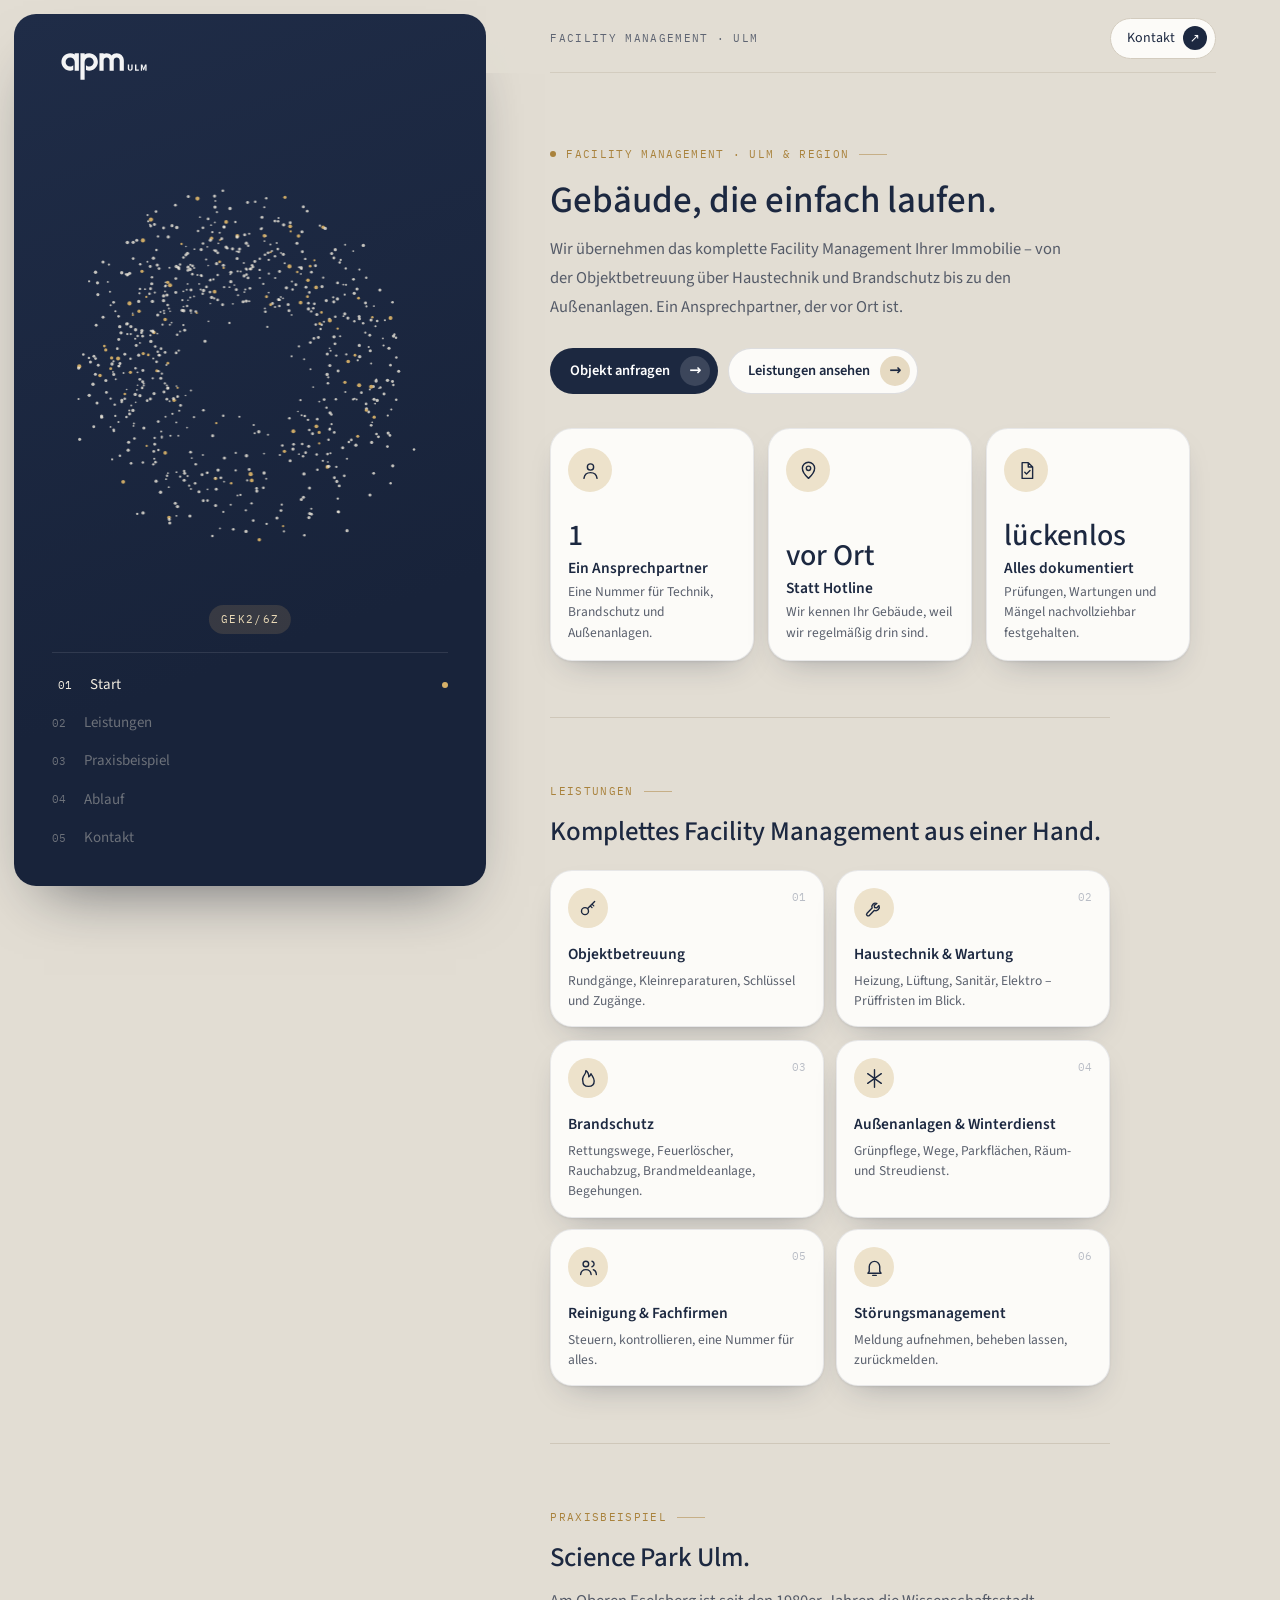
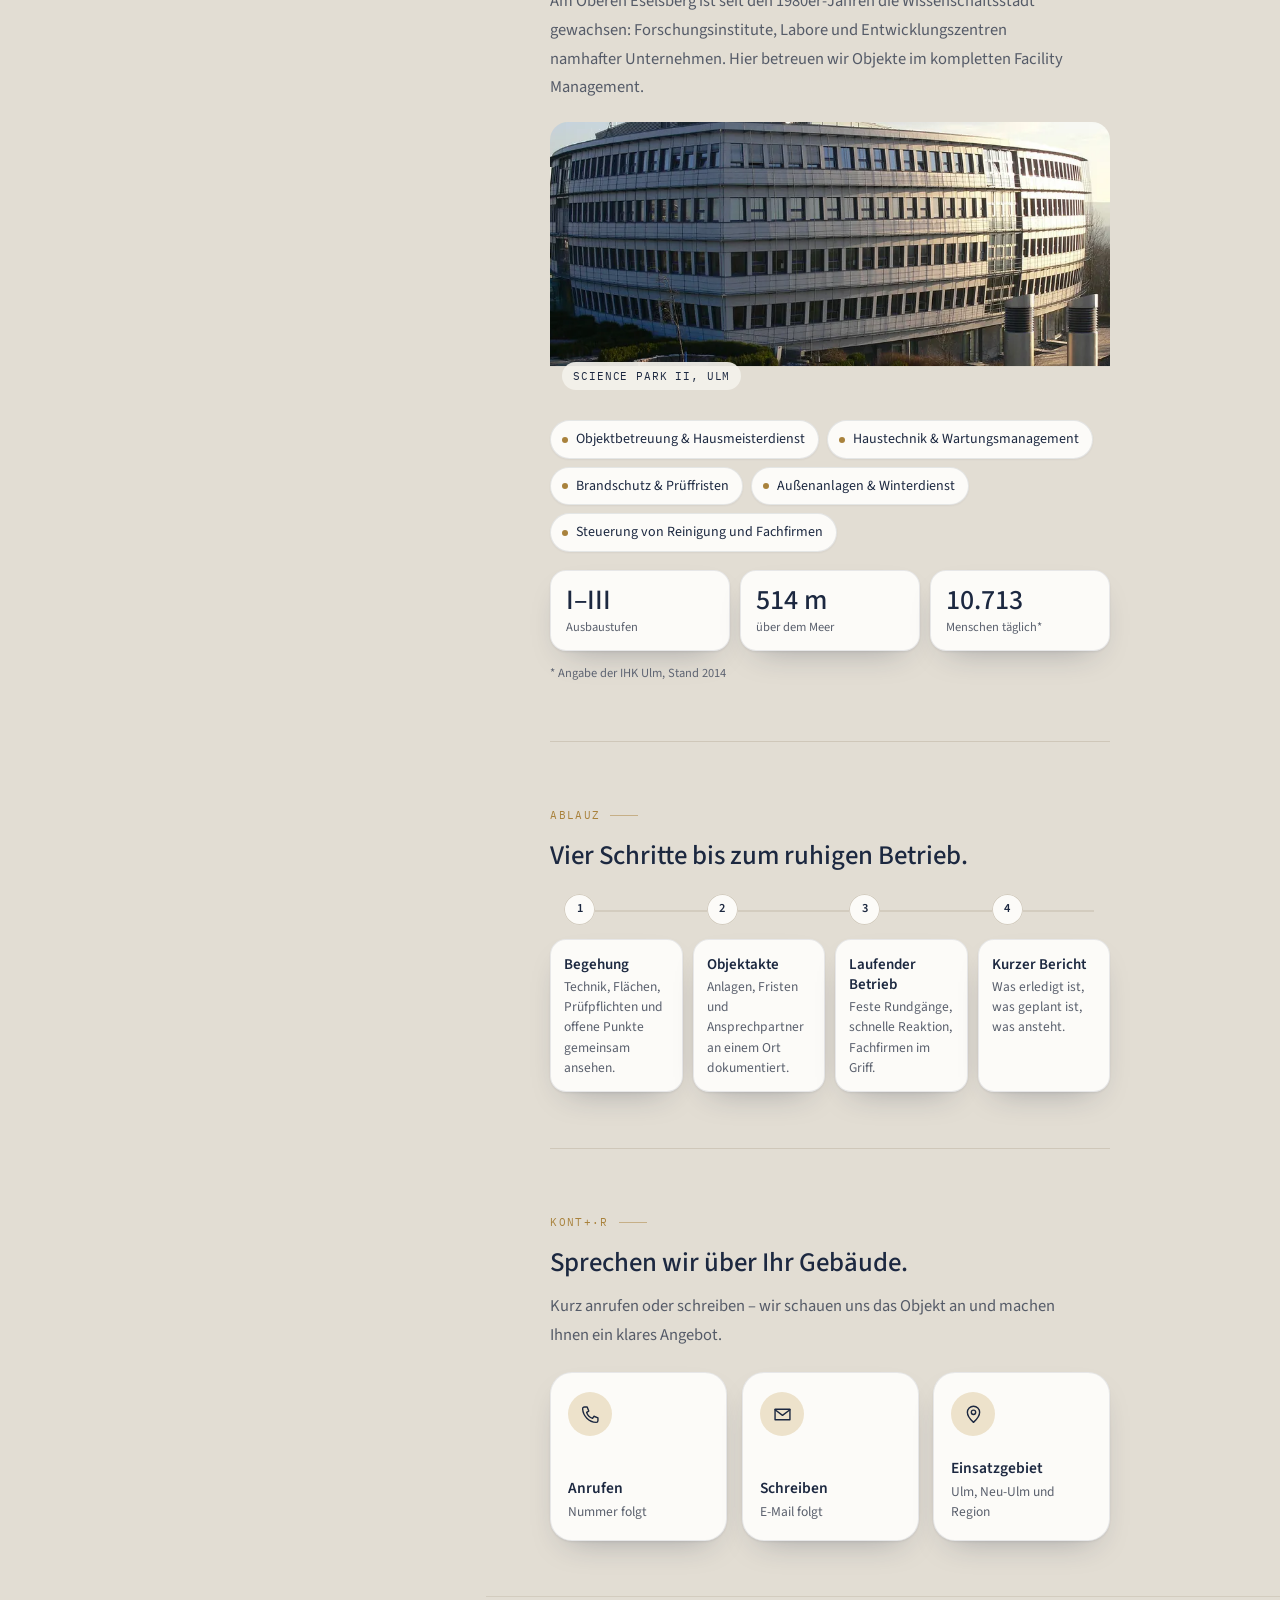
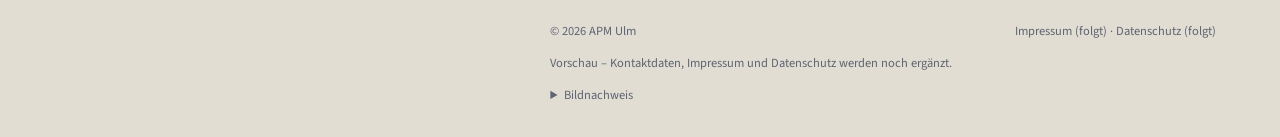
<file: neu/index.html>
<!doctype html>
<html lang="de">
<head>
<meta charset="utf-8">
<meta name="viewport" content="width=device-width, initial-scale=1">
<title>APM Ulm – Facility Management für Ulm und die Region</title>
<meta name="description" content="Komplettes Facility Management aus einer Hand: Objektbetreuung, Haustechnik, Brandschutz, Außenanlagen und Störungsmanagement – in Ulm und der Region.">
<meta name="robots" content="noindex, nofollow">
<meta name="theme-color" content="#FFFFFF">
<link rel="icon" href="../img/logo.svg" type="image/svg+xml">
<link rel="preload" href="../fonts/source-sans-3.woff2" as="font" type="font/woff2" crossorigin>
<link rel="stylesheet" href="neu.css?v=11">
</head>
<body>

<!-- Links: mitlaufendes Inhaltsverzeichnis -->
<aside class="index">
  <div class="index-in">
    <a href="#start" class="logo-gross" aria-label="APM Ulm – nach oben"><img src="../img/logo-weiss.svg" alt="APM Ulm" width="120" height="52"></a>
    <div class="partikel-rahmen"><canvas id="partikel" aria-hidden="true"></canvas><span class="partikel-label" data-decode>Gebäude</span></div>
    <ol class="toc">
      <li><a href="#start" data-ziel="start" class="aktiv"><span>01</span>Start</a></li>
      <li><a href="#leistungen" data-ziel="leistungen"><span>02</span>Leistungen</a></li>
      <li><a href="#praxis" data-ziel="praxis"><span>03</span>Praxisbeispiel</a></li>
      <li><a href="#ablauf" data-ziel="ablauf"><span>04</span>Ablauf</a></li>
      <li><a href="#kontakt" data-ziel="kontakt"><span>05</span>Kontakt</a></li>
    </ol>
    <p class="index-fuss">Facility Management<br>Ulm, Neu-Ulm und Region</p>
  </div>
</aside>

<!-- Rechts: Inhalt -->
<div class="spalte">
  <header class="kopf">
    <a href="#start" class="logo" aria-label="APM Ulm – nach oben"><img src="../img/logo.svg" alt="APM Ulm" width="72" height="31"></a>
    <span class="kopf-text">Facility Management · Ulm</span>
    <nav class="nav" aria-label="Hauptnavigation">
      <a href="#leistungen">Leistungen</a>
      <a href="#praxis">Praxis</a>
      <a href="#ablauf">Ablauf</a>
      <a href="#kontakt" class="nav-cta">Kontakt</a>
    </nav>
    <span class="fortschritt" aria-hidden="true"><span></span></span>
  </header>

  <main>
    <section class="teil da" id="start" data-form="haus" data-wort="Gebäude" data-bild="start" data-text="Science Park II, Ulm">
      <p class="label"><span class="punkt"></span><span data-decode>Facility Management · Ulm &amp; Region</span></p>
      <h1>Gebäude, die einfach laufen.</h1>
      <p class="lead">Wir übernehmen das komplette Facility Management Ihrer Immobilie – von der Objektbetreuung über Haustechnik und Brandschutz bis zu den Außenanlagen. Ein Ansprechpartner, der vor Ort ist.</p>
      <div class="knoepfe">
        <a href="#kontakt" class="btn">Objekt anfragen</a>
        <a href="#leistungen" class="btn btn-hell">Leistungen ansehen</a>
      </div>
      <ul class="drei">
        <li class="kachel" data-tilt>
          <span class="k-icon"><svg viewBox="0 0 24 24"><circle cx="12" cy="8" r="3.6"/><path d="M4.5 21c.6-4.2 3.6-6.6 7.5-6.6s6.9 2.4 7.5 6.6"/></svg></span>
          <span class="k-zahl">1</span>
          <b>Ein Ansprechpartner</b>
          <span class="k-text">Eine Nummer für Technik, Brandschutz und Außenanlagen.</span>
        </li>
        <li class="kachel" data-tilt>
          <span class="k-icon"><svg viewBox="0 0 24 24"><path d="M12 21s-7-6.2-7-11.5a7 7 0 0 1 14 0C19 14.8 12 21 12 21z"/><circle cx="12" cy="9.5" r="2.5"/></svg></span>
          <span class="k-zahl">vor Ort</span>
          <b>Statt Hotline</b>
          <span class="k-text">Wir kennen Ihr Gebäude, weil wir regelmäßig drin sind.</span>
        </li>
        <li class="kachel" data-tilt>
          <span class="k-icon"><svg viewBox="0 0 24 24"><path d="M7 3h7l5 5v13H7zM14 3v5h5"/><path d="M10 14l2 2 4-4"/></svg></span>
          <span class="k-zahl">lückenlos</span>
          <b>Alles dokumentiert</b>
          <span class="k-text">Prüfungen, Wartungen und Mängel nachvollziehbar festgehalten.</span>
        </li>
      </ul>
    </section>

    <section class="teil" id="leistungen" data-form="werkzeug" data-wort="Technik" data-bild="leistungen" data-text="Fassade, Science Park II">
      <p class="label" data-decode>Leistungen</p>
      <h2>Komplettes Facility Management aus einer Hand.</h2>
      <div class="l-raster">
        <article class="kachel l-kachel" data-tilt>
          <span class="k-icon"><svg viewBox="0 0 24 24"><circle cx="8" cy="15" r="4"/><path d="M11 12l8-8M16 7l2 2M14 9l2 2"/></svg></span>
          <span class="l-nr">01</span>
          <h3>Objektbetreuung</h3><p>Rundgänge, Kleinreparaturen, Schlüssel und Zugänge.</p>
        </article>
        <article class="kachel l-kachel" data-tilt>
          <span class="k-icon"><svg viewBox="0 0 24 24"><path d="M14.7 6.3a4 4 0 0 0-5.4 5.2L3.5 17.3a1.8 1.8 0 0 0 2.6 2.6l5.8-5.8a4 4 0 0 0 5.2-5.4l-2.6 2.6-2.4-.4-.4-2.4z"/></svg></span>
          <span class="l-nr">02</span>
          <h3>Haustechnik &amp; Wartung</h3><p>Heizung, Lüftung, Sanitär, Elektro – Prüffristen im Blick.</p>
        </article>
        <article class="kachel l-kachel" data-tilt>
          <span class="k-icon"><svg viewBox="0 0 24 24"><path d="M12 21c4 0 6.5-2.6 6.5-6.2 0-3.4-2.4-5.6-3.6-8.3-.5 1.8-1.4 3-2.6 3.6C12.5 7 11.2 4.6 9 3c.3 3-1.6 5-2.9 6.8A7 7 0 0 0 5.5 14.8C5.5 18.4 8 21 12 21z"/></svg></span>
          <span class="l-nr">03</span>
          <h3>Brandschutz</h3><p>Rettungswege, Feuerlöscher, Rauchabzug, Brandmeldeanlage, Begehungen.</p>
        </article>
        <article class="kachel l-kachel" data-tilt>
          <span class="k-icon"><svg viewBox="0 0 24 24"><path d="M12 2v20M4.2 6.5l15.6 11M19.8 6.5 4.2 17.5"/></svg></span>
          <span class="l-nr">04</span>
          <h3>Außenanlagen &amp; Winterdienst</h3><p>Grünpflege, Wege, Parkflächen, Räum- und Streudienst.</p>
        </article>
        <article class="kachel l-kachel" data-tilt>
          <span class="k-icon"><svg viewBox="0 0 24 24"><circle cx="9" cy="8" r="3.2"/><path d="M3 20c.4-3.6 2.9-5.6 6-5.6s5.6 2 6 5.6M16 4.9a3.2 3.2 0 0 1 0 6.2M17.5 14.6c2 .6 3.3 2.3 3.5 5.4"/></svg></span>
          <span class="l-nr">05</span>
          <h3>Reinigung &amp; Fachfirmen</h3><p>Steuern, kontrollieren, eine Nummer für alles.</p>
        </article>
        <article class="kachel l-kachel" data-tilt>
          <span class="k-icon"><svg viewBox="0 0 24 24"><path d="M6 16.5V11a6 6 0 1 1 12 0v5.5l1.5 2h-15zM10 21h4"/></svg></span>
          <span class="l-nr">06</span>
          <h3>Störungsmanagement</h3><p>Meldung aufnehmen, beheben lassen, zurückmelden.</p>
        </article>
      </div>
    </section>

    <section class="teil" id="praxis" data-form="pin" data-wort="Science Park" data-bild="praxis" data-text="Haltestelle Science Park II">
      <p class="label" data-decode>Praxisbeispiel</p>
      <h2>Science Park Ulm.</h2>
      <p class="lead">Am Oberen Eselsberg ist seit den 1980er-Jahren die Wissenschaftsstadt gewachsen: Forschungsinstitute, Labore und Entwicklungszentren namhafter Unternehmen. Hier betreuen wir Objekte im kompletten Facility Management.</p>
      <figure class="foto" data-parallax>
        <img src="../img/energon-wide-1000.webp" srcset="../img/energon-wide-1000.webp 1000w, ../img/energon-wide-1920.webp 1920w" sizes="(max-width: 860px) 100vw, 560px" alt="Bürogebäude im Science Park II am Oberen Eselsberg" loading="lazy" width="1000" height="460">
        <figcaption>Science Park II, Ulm</figcaption>
      </figure>
      <ul class="haken">
        <li>Objektbetreuung &amp; Hausmeisterdienst</li>
        <li>Haustechnik &amp; Wartungsmanagement</li>
        <li>Brandschutz &amp; Prüffristen</li>
        <li>Außenanlagen &amp; Winterdienst</li>
        <li>Steuerung von Reinigung und Fachfirmen</li>
      </ul>
      <dl class="zahlen">
        <div><dt>I–III</dt><dd>Ausbaustufen</dd></div>
        <div><dt><span data-zaehle="600">600</span> m</dt><dd>über dem Meer</dd></div>
        <div><dt><span data-zaehle="12500">12.500</span></dt><dd>Menschen täglich*</dd></div>
      </dl>
      <p class="klein">* Angabe der IHK Ulm, Stand 2014</p>
    </section>

    <section class="teil" id="ablauf" data-form="haken" data-wort="Ablauf" data-bild="ablauf" data-text="Wissenschaftsstadt am Oberen Eselsberg">
      <p class="label" data-decode>Ablauf</p>
      <h2>Vier Schritte bis zum ruhigen Betrieb.</h2>
      <ol class="schritte">
        <li><h3>Begehung</h3><p>Technik, Flächen, Prüfpflichten und offene Punkte gemeinsam ansehen.</p></li>
        <li><h3>Objektakte</h3><p>Anlagen, Fristen und Ansprechpartner an einem Ort dokumentiert.</p></li>
        <li><h3>Laufender Betrieb</h3><p>Feste Rundgänge, schnelle Reaktion, Fachfirmen im Griff.</p></li>
        <li><h3>Kurzer Bericht</h3><p>Was erledigt ist, was geplant ist, was ansteht.</p></li>
      </ol>
    </section>

    <section class="teil" id="kontakt" data-form="telefon" data-wort="Kontakt" data-bild="kontakt" data-text="Oberer Eselsberg, Blick von Mähringen">
      <p class="label" data-decode>Kontakt</p>
      <h2>Sprechen wir über Ihr Gebäude.</h2>
      <p class="lead">Kurz anrufen oder schreiben – wir schauen uns das Objekt an und machen Ihnen ein klares Angebot.</p>
      <ul class="drei kontakt-kacheln">
        <li class="kachel" data-tilt>
          <span class="k-icon"><svg viewBox="0 0 24 24"><path d="M5 3.5h3.2l1.8 4.6-2.4 1.5a11 11 0 0 0 6.8 6.8l1.5-2.4 4.6 1.8v3.2a2 2 0 0 1-2 2A16.5 16.5 0 0 1 3 5.5a2 2 0 0 1 2-2z"/></svg></span>
          <b>Anrufen</b><span class="k-text">Nummer folgt</span>
        </li>
        <li class="kachel" data-tilt>
          <span class="k-icon"><svg viewBox="0 0 24 24"><path d="M3.5 6h17v12h-17z"/><path d="M3.5 6.5l8.5 6.5 8.5-6.5"/></svg></span>
          <b>Schreiben</b><span class="k-text">E-Mail folgt</span>
        </li>
        <li class="kachel" data-tilt>
          <span class="k-icon"><svg viewBox="0 0 24 24"><path d="M12 21s-7-6.2-7-11.5a7 7 0 0 1 14 0C19 14.8 12 21 12 21z"/><circle cx="12" cy="9.5" r="2.5"/></svg></span>
          <b>Einsatzgebiet</b><span class="k-text">Ulm, Neu-Ulm und Region</span>
        </li>
      </ul>

    </section>
  </main>

  <footer class="fuss">
    <div class="fuss-zeile">
      <span>© 2026 APM Ulm</span>
      <span>Impressum (folgt) · Datenschutz (folgt)</span>
    </div>
    <p class="vorschau">Vorschau – Kontaktdaten, Impressum und Datenschutz werden noch ergänzt.</p>
    <details>
      <summary>Bildnachweis</summary>
      <ul>
        <li>Science Park II (Energon): G8w, <a href="https://commons.wikimedia.org/wiki/File:Ulm_Energon.jpg" rel="noopener">Wikimedia Commons</a>, <a href="https://creativecommons.org/licenses/by-sa/3.0/deed.de" rel="noopener">CC BY-SA 3.0</a></li>
      </ul>
      <p>Bild zugeschnitten, verkleinert und ins WebP-Format umgewandelt; die Bearbeitung steht unter derselben Lizenz.</p>
    </details>
  </footer>
</div>

<script src="../vendor/lenis.min.js" defer></script>
<script src="neu.js?v=11" defer></script>
</body>
</html>
</file>
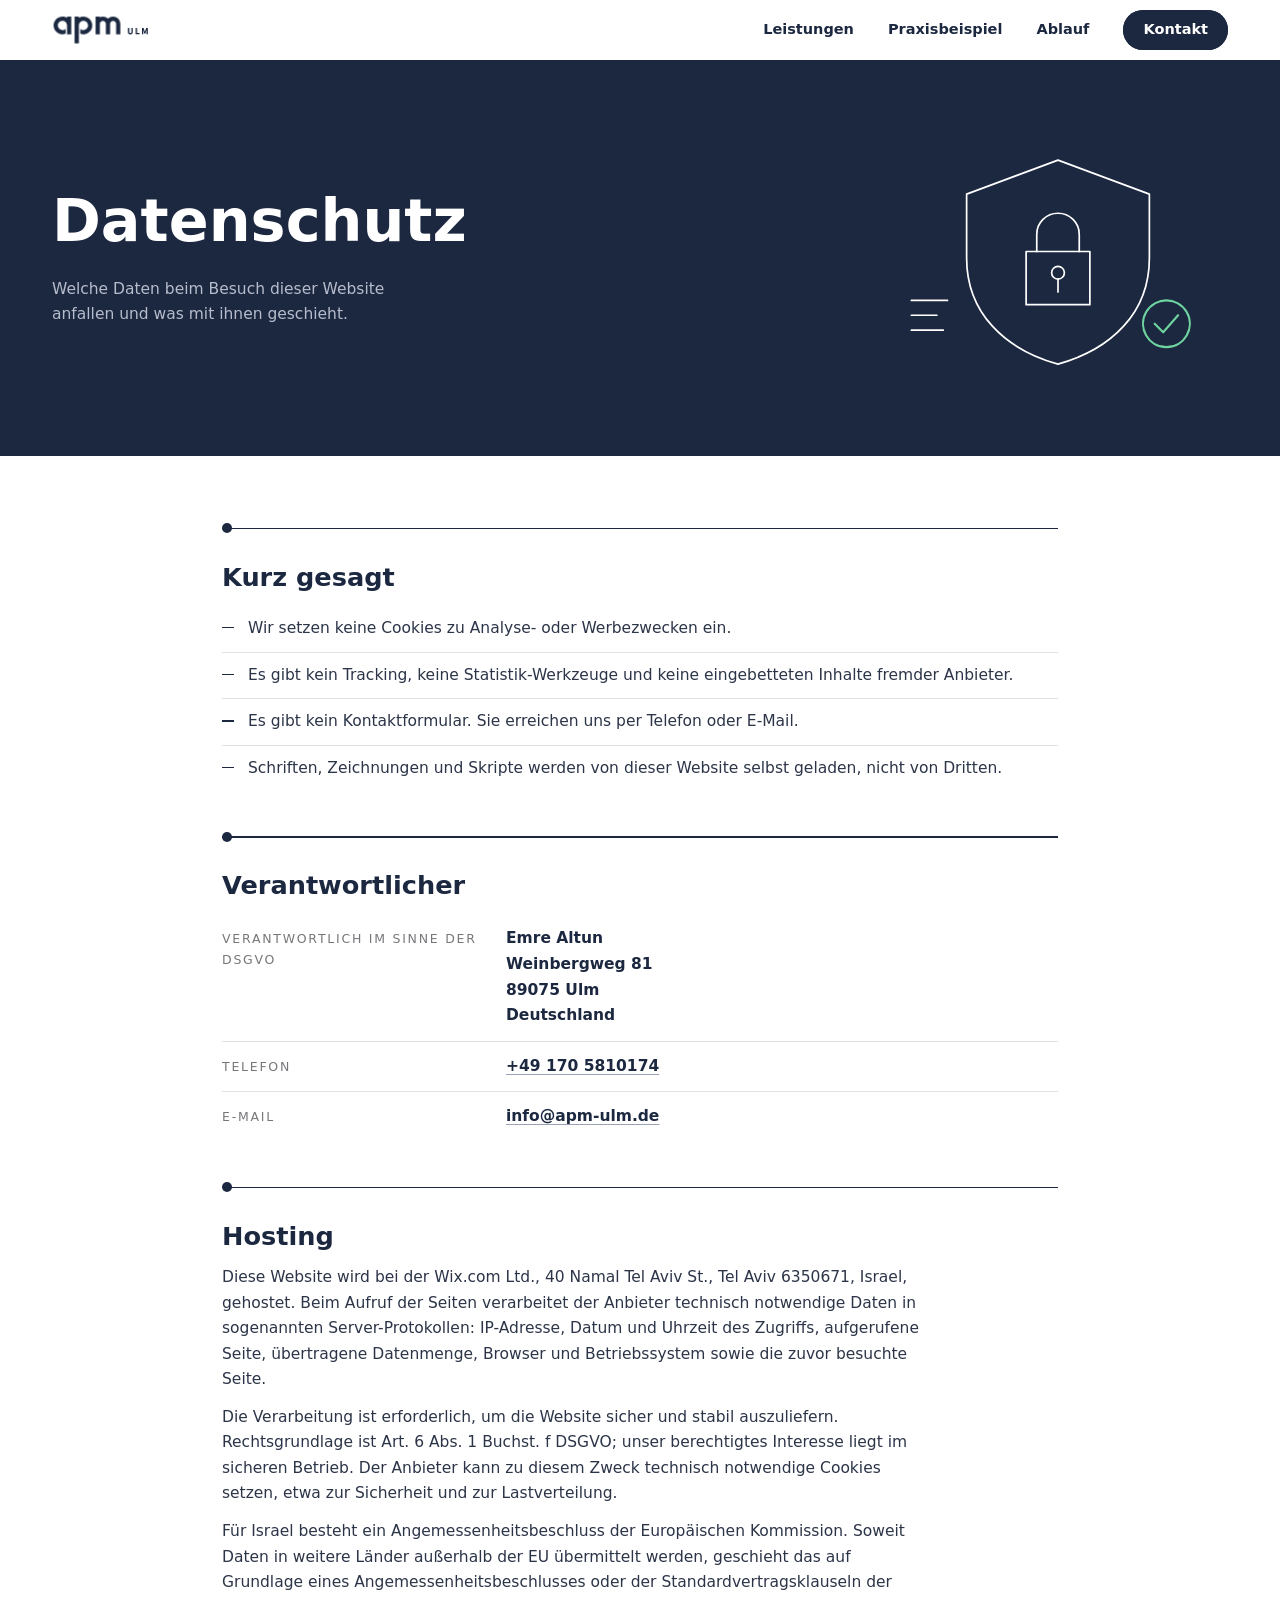
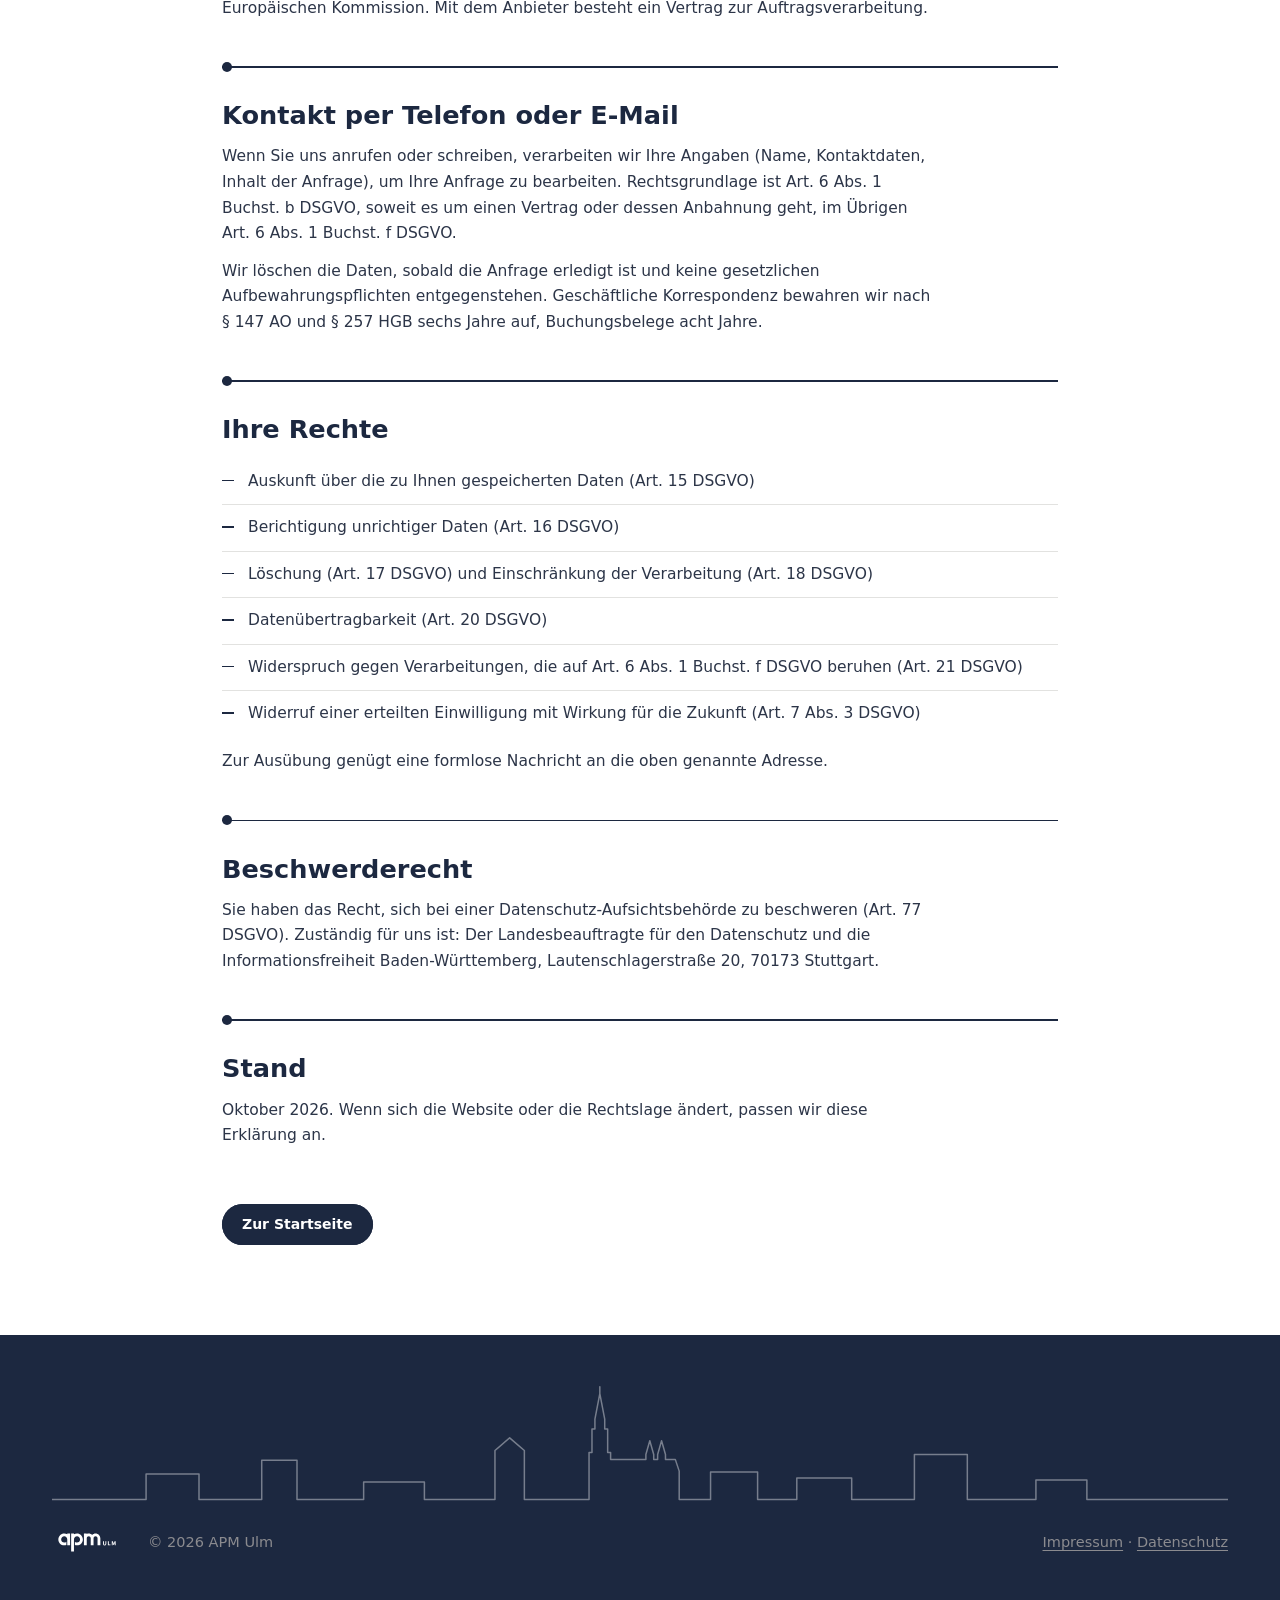
<file: d/datenschutz.html>
<!doctype html>
<html lang="de">
<head>
<meta charset="utf-8">
<meta name="viewport" content="width=device-width, initial-scale=1">
<title>Datenschutz – APM Ulm</title>
<meta name="robots" content="noindex, follow">
<meta name="theme-color" content="#FFFFFF">
<link rel="icon" href="../img/favicon-96.png" sizes="96x96" type="image/png">
<link rel="icon" href="../img/favicon-48.png" sizes="48x48" type="image/png">
<link rel="icon" href="../img/favicon-32.png" sizes="32x32" type="image/png">
<link rel="apple-touch-icon" href="../img/apple-touch-icon.png">
<link rel="stylesheet" href="d.css?v=105">
<link rel="stylesheet" href="recht.css?v=3">
</head>
<body class="recht-seite">
<header class="kopf">
  <div class="kopf-in">
    <a href="index.html" class="logo" aria-label="APM Ulm – zur Startseite"><svg class="logo-svg" viewBox="100 100 1234 377" role="img" aria-label="APM Ulm"><g transform="translate(0 0)"><path class="gross" style="--n:0" d="M288.72 120.0H342.0V342.0H288.72V231.0C288.72 199.1212474822998 262.87876098632813 173.28 231.0 173.28C199.1212474822998 173.28 173.28 199.1212474822998 173.28 231.0C173.28 262.87876098632813 199.1212474822998 288.72 231.0 288.72C246.50911491394044 288.72 260.5892335510254 282.6037536621094 270.96000000000004 272.6516423034668V334.5902215576172C258.56110725402834 339.37604644775394 245.0870798492432 342.0 231.0 342.0C169.69470050811768 342.0 120.0 292.30529525756833 120.0 231.0C120.0 169.69470050811768 169.69470050811768 120.0 231.0 120.0C252.14142150878908 120.0 271.90205017089846 125.90992991924286 288.72 136.16789477348328Z "/></g><g transform="translate(22 0)"><path class="gross" style="--n:1" d="M583.98 231.0C583.98 292.30529525756833 534.2853121948242 342.0 472.98 342.0C458.89291168212895 342.0 445.4188842773438 339.37604644775394 433.02000000000004 334.5902215576172V272.6516423034668C443.3907833862305 282.6037536621094 457.4708935546875 288.72 472.98 288.72C504.85876098632815 288.72 530.7 262.87876098632813 530.7 231.0C530.7 199.1212474822998 504.85876098632815 173.28 472.98 173.28C441.1012390136719 173.28 415.26000000000005 199.1212474822998 415.26000000000005 231.0V457.44000000000005H361.98V120.0H415.26000000000005V136.16789053916932C432.0779498291016 125.90992886066437 451.83857849121097 120.0 472.98 120.0C534.2853121948242 120.0 583.98 169.69470050811768 583.98 231.0Z"/></g><g transform="translate(44 0)"><path class="gross" style="--n:2" d="M603.96 120.0H657.24V128.167970995903C668.7372802734376 122.92259918689727 681.5172189331055 120.0 694.98 120.0C720.1246435546875 120.0 742.887299194336 130.19509958267213 759.36 146.67725984573366C775.8327008056641 130.19509958267213 798.5953564453125 120.0 823.74 120.0C874.0103173828126 120.0 914.7600000000001 160.74965297698975 914.7600000000001 211.02V342.0H861.48V211.02C861.48 190.1761999511719 844.5838000488282 173.28 823.74 173.28C802.896199951172 173.28 786.0000000000001 190.1761999511719 786.0000000000001 211.02V342.0H732.72V211.02C732.72 190.1761999511719 715.8238000488282 173.28 694.98 173.28C674.1361999511719 173.28 657.24 190.1761999511719 657.24 211.02V342.0H603.96Z"/></g><g transform="translate(88 0)"><path class="klein" style="--n:3" d="M995.9982131142569 343.44Q988.4191065571285 343.44 982.5895532785644 341.31842548441955Q976.7600000000001 339.19685096883904 972.7928084948066 334.7280849480651Q968.8256169896132 330.25931892729113 966.7928084948066 323.30414865911393Q964.7600000000001 316.3489783909367 964.7600000000001 306.7345953805497V263.78876602077395H982.4427242908356V308.5537019376781Q982.4427242908356 315.82582935977575 984.0195752596746 320.12189307082457Q985.5964262285138 324.4179567818734 988.6252984343691 326.28997801888966Q991.6541706402244 328.1619992559059 995.9982131142569 328.1619992559059Q1000.395064083096 328.1619992559059 1003.4839362889513 326.28997801888966Q1006.5728084948066 324.4179567818734 1008.2360637110489 320.12189307082457Q1009.8993189272912 315.82582935977575 1009.8993189272912 308.5537019376781V263.78876602077395H1026.9148517129333V306.7345953805497Q1026.9148517129333 316.3489783909367 1024.9420432181269 323.30414865911393Q1022.9692347233203 330.25931892729113 1019.0692347233203 334.7280849480651Q1015.1692347233203 339.19685096883904 1009.3732771973528 341.31842548441955Q1003.5773196713853 343.44 995.9982131142569 343.44Z "/></g><g transform="translate(94 0)"><path class="klein" style="--n:4" d="M1056.9294470934828 342.0V263.78876602077395H1074.6121713843183V327.1491907610994H1105.5051922492876V342.0Z "/></g><g transform="translate(100 0)"><path class="klein" style="--n:5" d="M1131.0508092389007 342.0V263.78876602077395H1150.754426972608L1163.253745899899 298.56042474032546Q1164.439362889512 302.01165871955146 1165.4521713843185 305.57087146176127Q1166.464979879125 309.130084203971 1167.544979879125 312.97974366761656H1168.0249798791249Q1169.104979879125 309.130084203971 1170.0913841265283 305.57087146176127Q1171.0777883739315 302.01165871955146 1172.210596868738 298.56042474032546L1184.441149775255 263.78876602077395H1204.0919590141557V342.0H1187.9595752596747V313.36229955051004Q1187.9595752596747 309.50791654012306 1188.3603625174649 304.27117175636533Q1188.761149775255 299.03442697260766 1189.3083412804485 293.8240864362532Q1189.855532785642 288.6137458998988 1190.335532785642 284.81217138431833H1189.855532785642L1183.481149775255 305.40408643625324L1172.508128910286 335.2703405363544H1162.207447837577L1151.2344269726077 305.40408643625324L1145.1000439622208 284.81217138431833H1144.6200439622207Q1145.1000439622208 288.6137458998988 1145.620831220011 293.8240864362532Q1146.1416184778013 299.03442697260766 1146.5424057355915 304.27117175636533Q1146.9431929933817 309.50791654012306 1146.9431929933817 313.36229955051004V342.0Z"/></g></svg></a>
    <button class="menue-knopf" aria-label="Menü" aria-expanded="false"><span></span><span></span><span></span></button>
    <nav class="nav" aria-label="Hauptnavigation">
      <a href="index.html#leistungen">Leistungen</a>
      <a href="index.html#praxis">Praxisbeispiel</a>
      <a href="index.html#ablauf">Ablauf</a>
      <a href="index.html#kontakt" class="nav-cta">Kontakt</a>
    </nav>
  </div>
</header>
<main>
<section class="dunkel r-held">
  <div class="teil r-held-in">
    <div>
      <h1 data-worte>Datenschutz</h1>
      <p class="k-lead">Welche Daten beim Besuch dieser Website anfallen und was mit ihnen geschieht.</p>
    </div>
    <svg class="r-bild" viewBox="0 0 320 220" aria-hidden="true"><path pathLength="1" d="M160 18l86 32v60c0 52-36 86-86 100-50-14-86-48-86-100V50z"/><path pathLength="1" d="M130 104h60v50h-60z"/><path pathLength="1" d="M140 104V88a20 20 0 0 1 40 0v16"/><circle pathLength="1" cx="160" cy="124" r="6"/><path pathLength="1" d="M160 130v12"/><path pathLength="1" class="gruen" d="M262 150a22 22 0 1 0 .1 0zM251 172l8 8 14-16"/><path pathLength="1" d="M22 150h34M22 164h24M22 178h30"/></svg>
  </div>
</section>
<section class="teil r-inhalt">
  <article class="r-teil auf"><span class="v-punkt"><svg viewBox="0 0 20 20" aria-hidden="true"><path pathLength="1" d="M5.6 10.4l3 3 5.8-6.4"/></svg></span><h2>Kurz gesagt</h2>
<ul class="r-haken"><li>Wir setzen keine Cookies zu Analyse- oder Werbezwecken ein.</li><li>Es gibt kein Tracking, keine Statistik-Werkzeuge und keine eingebetteten Inhalte fremder Anbieter.</li><li>Es gibt kein Kontaktformular. Sie erreichen uns per Telefon oder E-Mail.</li><li>Schriften, Zeichnungen und Skripte werden von dieser Website selbst geladen, nicht von Dritten.</li></ul>
  </article>
  <article class="r-teil auf"><span class="v-punkt"><svg viewBox="0 0 20 20" aria-hidden="true"><path pathLength="1" d="M5.6 10.4l3 3 5.8-6.4"/></svg></span><h2>Verantwortlicher</h2>
<dl class="r-daten"><div><dt>Verantwortlich im Sinne der DSGVO</dt><dd>Emre Altun<br>Weinbergweg 81<br>89075 Ulm<br>Deutschland</dd></div><div><dt>Telefon</dt><dd><a href="tel:+491705810174">+49 170 5810174</a></dd></div><div><dt>E-Mail</dt><dd><a href="mailto:info@apm-ulm.de">info@apm-ulm.de</a></dd></div></dl>
  </article>
  <article class="r-teil auf"><span class="v-punkt"><svg viewBox="0 0 20 20" aria-hidden="true"><path pathLength="1" d="M5.6 10.4l3 3 5.8-6.4"/></svg></span><h2>Hosting</h2>
<p>Diese Website wird bei der Wix.com Ltd., 40 Namal Tel Aviv St., Tel Aviv 6350671, Israel, gehostet. Beim Aufruf der Seiten verarbeitet der Anbieter technisch notwendige Daten in sogenannten Server-Protokollen: IP-Adresse, Datum und Uhrzeit des Zugriffs, aufgerufene Seite, übertragene Datenmenge, Browser und Betriebssystem sowie die zuvor besuchte Seite.</p><p>Die Verarbeitung ist erforderlich, um die Website sicher und stabil auszuliefern. Rechtsgrundlage ist Art. 6 Abs. 1 Buchst. f DSGVO; unser berechtigtes Interesse liegt im sicheren Betrieb. Der Anbieter kann zu diesem Zweck technisch notwendige Cookies setzen, etwa zur Sicherheit und zur Lastverteilung.</p><p>Für Israel besteht ein Angemessenheitsbeschluss der Europäischen Kommission. Soweit Daten in weitere Länder außerhalb der EU übermittelt werden, geschieht das auf Grundlage eines Angemessenheitsbeschlusses oder der Standardvertragsklauseln der Europäischen Kommission. Mit dem Anbieter besteht ein Vertrag zur Auftragsverarbeitung.</p>
  </article>
  <article class="r-teil auf"><span class="v-punkt"><svg viewBox="0 0 20 20" aria-hidden="true"><path pathLength="1" d="M5.6 10.4l3 3 5.8-6.4"/></svg></span><h2>Kontakt per Telefon oder E-Mail</h2>
<p>Wenn Sie uns anrufen oder schreiben, verarbeiten wir Ihre Angaben (Name, Kontaktdaten, Inhalt der Anfrage), um Ihre Anfrage zu bearbeiten. Rechtsgrundlage ist Art. 6 Abs. 1 Buchst. b DSGVO, soweit es um einen Vertrag oder dessen Anbahnung geht, im Übrigen Art. 6 Abs. 1 Buchst. f DSGVO.</p><p>Wir löschen die Daten, sobald die Anfrage erledigt ist und keine gesetzlichen Aufbewahrungspflichten entgegenstehen. Geschäftliche Korrespondenz bewahren wir nach § 147 AO und § 257 HGB sechs Jahre auf, Buchungsbelege acht Jahre.</p>
  </article>
  <article class="r-teil auf"><span class="v-punkt"><svg viewBox="0 0 20 20" aria-hidden="true"><path pathLength="1" d="M5.6 10.4l3 3 5.8-6.4"/></svg></span><h2>Ihre Rechte</h2>
<ul class="r-haken"><li>Auskunft über die zu Ihnen gespeicherten Daten (Art. 15 DSGVO)</li><li>Berichtigung unrichtiger Daten (Art. 16 DSGVO)</li><li>Löschung (Art. 17 DSGVO) und Einschränkung der Verarbeitung (Art. 18 DSGVO)</li><li>Datenübertragbarkeit (Art. 20 DSGVO)</li><li>Widerspruch gegen Verarbeitungen, die auf Art. 6 Abs. 1 Buchst. f DSGVO beruhen (Art. 21 DSGVO)</li><li>Widerruf einer erteilten Einwilligung mit Wirkung für die Zukunft (Art. 7 Abs. 3 DSGVO)</li></ul><p>Zur Ausübung genügt eine formlose Nachricht an die oben genannte Adresse.</p>
  </article>
  <article class="r-teil auf"><span class="v-punkt"><svg viewBox="0 0 20 20" aria-hidden="true"><path pathLength="1" d="M5.6 10.4l3 3 5.8-6.4"/></svg></span><h2>Beschwerderecht</h2>
<p>Sie haben das Recht, sich bei einer Datenschutz-Aufsichtsbehörde zu beschweren (Art. 77 DSGVO). Zuständig für uns ist: Der Landesbeauftragte für den Datenschutz und die Informationsfreiheit Baden-Württemberg, Lautenschlagerstraße 20, 70173 Stuttgart.</p>
  </article>
  <article class="r-teil auf"><span class="v-punkt"><svg viewBox="0 0 20 20" aria-hidden="true"><path pathLength="1" d="M5.6 10.4l3 3 5.8-6.4"/></svg></span><h2>Stand</h2>
<p>Oktober 2026. Wenn sich die Website oder die Rechtslage ändert, passen wir diese Erklärung an.</p>
  </article>

  <p class="r-zurueck auf"><a href="index.html" class="btn r-btn">Zur Startseite</a></p>
</section>
</main>
<footer class="fuss r-fuss">
  <svg class="k-stadt auf" viewBox="0 -10 1200 124" preserveAspectRatio="xMidYMax slice" aria-hidden="true"><path class="linie" pathLength="1" d="M0 112H96V86H150V112H214V72H250V112H318V94H380V112H452V62l15-13 15 13v50H548V64h3V40h3V30l5-26V-3V4l5 26V40h3V64h3V71H606V66l4-14 4 14V71h4V66l4-14 4 14V71H636l4 12V112H672V84h48v28H760V90h56v22H880V66H934V112H1004V92H1056V112H1200"/></svg>
  <div class="fuss-zeile"><img src="../img/logo.svg" alt="APM Ulm" width="70" height="30"><span>© 2026 APM Ulm</span><span><a href="impressum.html">Impressum</a> · <a href="datenschutz.html">Datenschutz</a></span></div>
</footer>
<script src="../vendor/lenis.min.js" defer></script>
<script src="recht.js?v=1" defer></script>
</body>
</html>
</file>
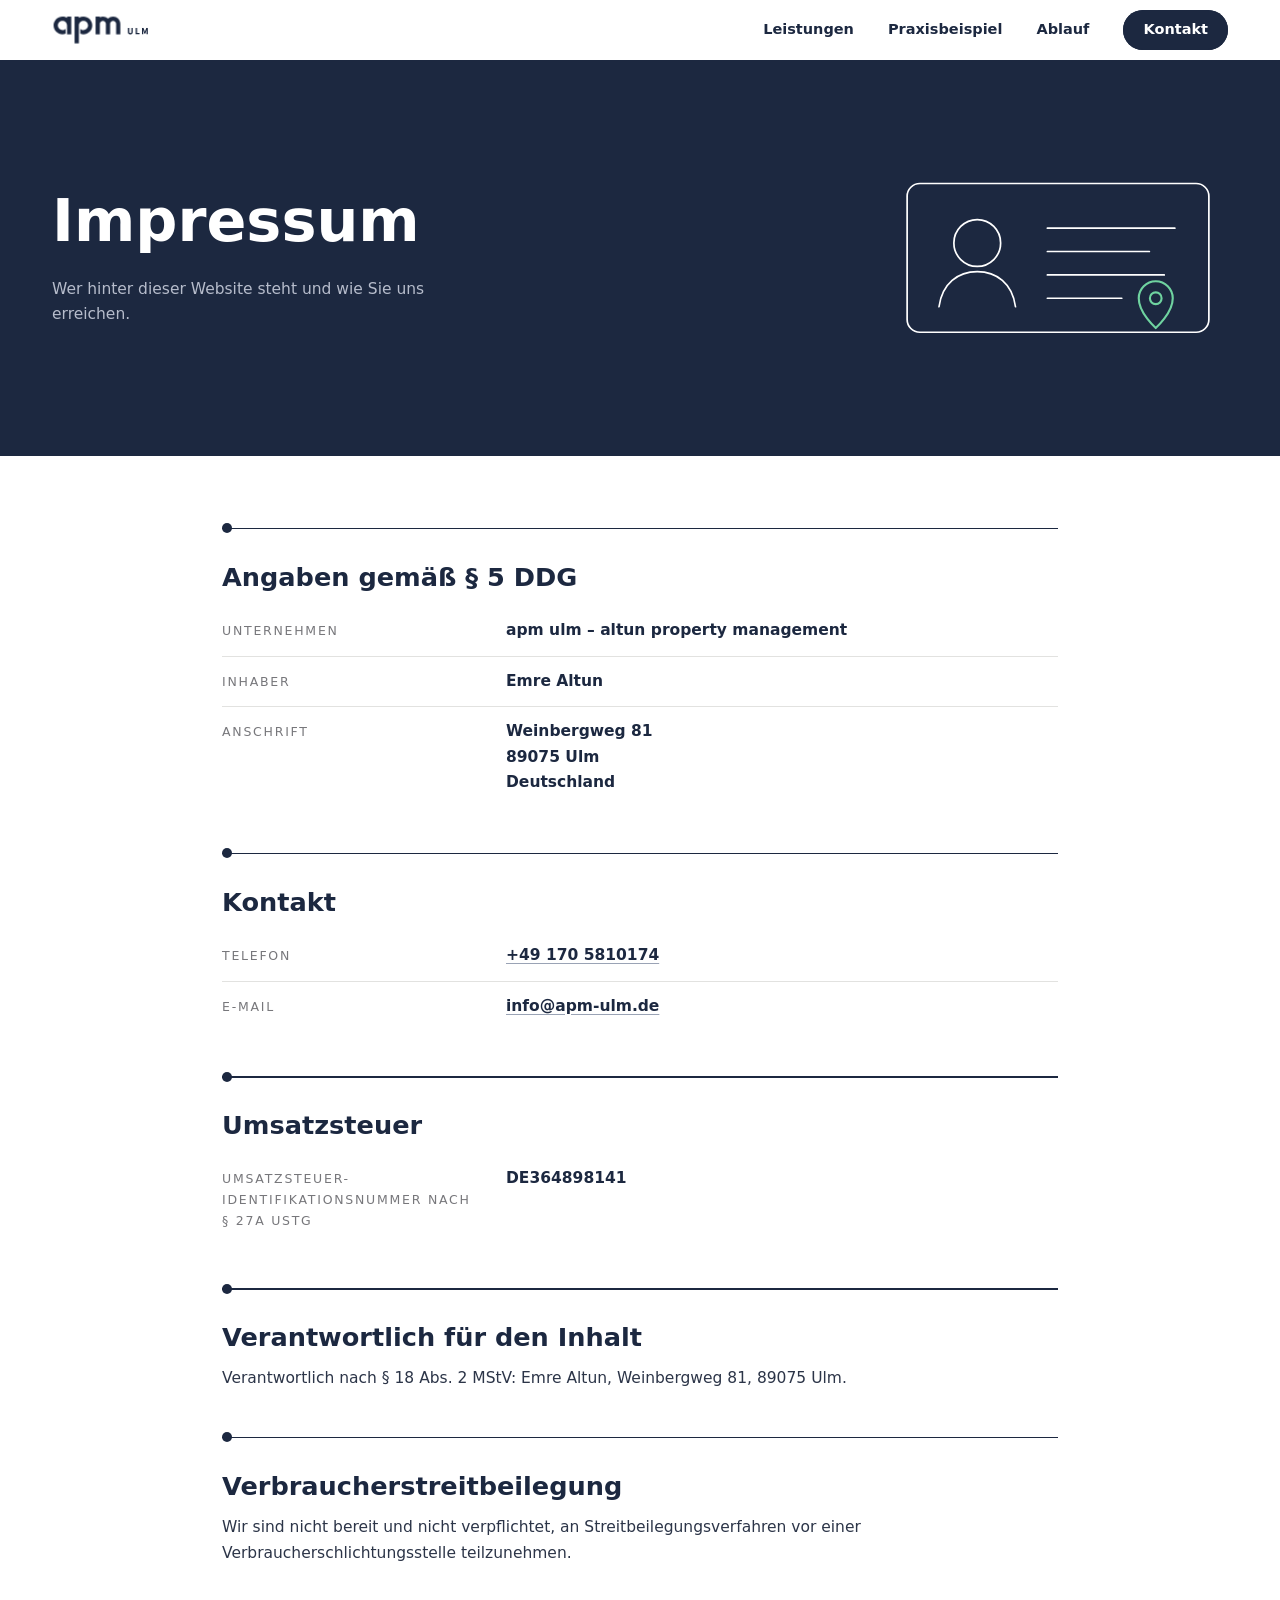
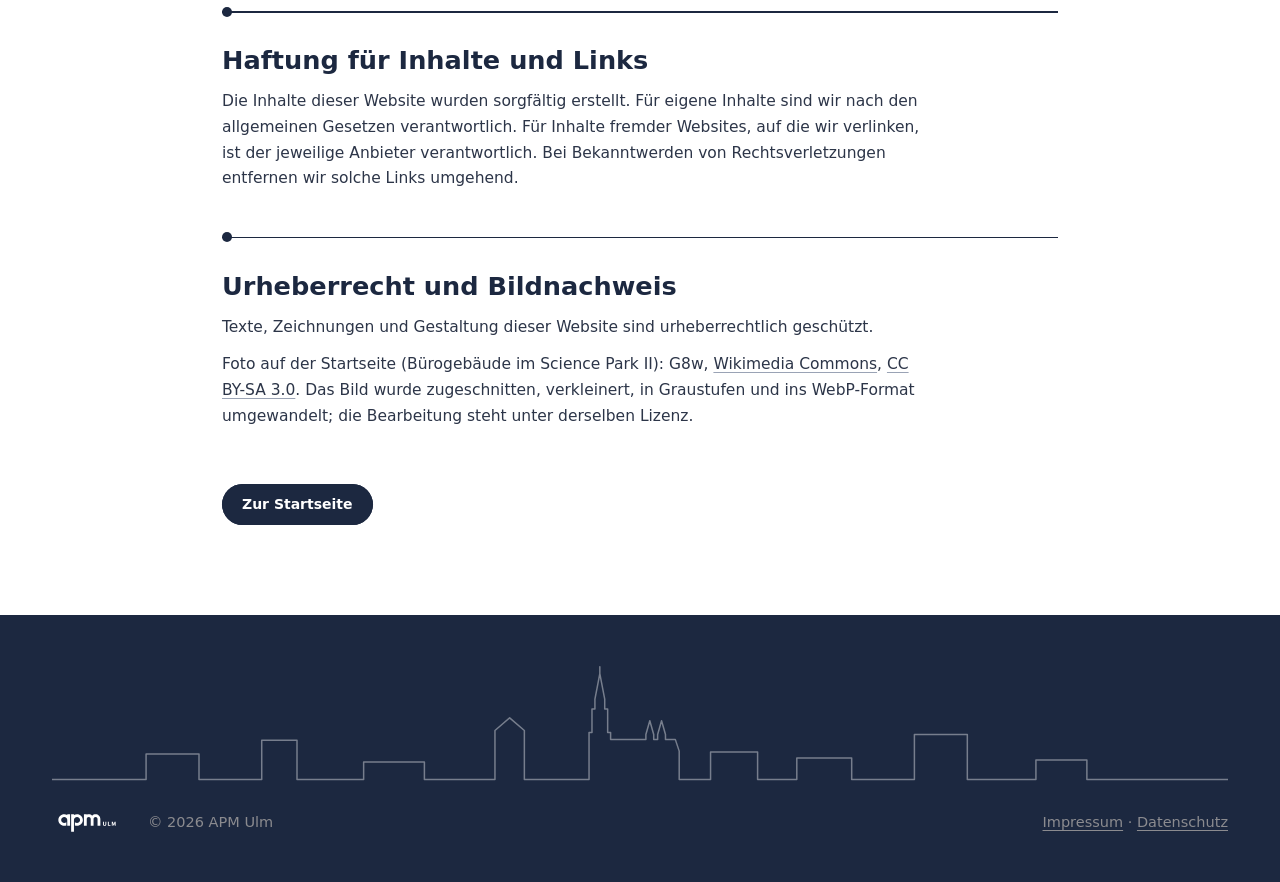
<file: d/impressum.html>
<!doctype html>
<html lang="de">
<head>
<meta charset="utf-8">
<meta name="viewport" content="width=device-width, initial-scale=1">
<title>Impressum – APM Ulm</title>
<meta name="robots" content="noindex, follow">
<meta name="theme-color" content="#FFFFFF">
<link rel="icon" href="../img/favicon-96.png" sizes="96x96" type="image/png">
<link rel="icon" href="../img/favicon-48.png" sizes="48x48" type="image/png">
<link rel="icon" href="../img/favicon-32.png" sizes="32x32" type="image/png">
<link rel="apple-touch-icon" href="../img/apple-touch-icon.png">
<link rel="stylesheet" href="d.css?v=105">
<link rel="stylesheet" href="recht.css?v=3">
</head>
<body class="recht-seite">
<header class="kopf">
  <div class="kopf-in">
    <a href="index.html" class="logo" aria-label="APM Ulm – zur Startseite"><svg class="logo-svg" viewBox="100 100 1234 377" role="img" aria-label="APM Ulm"><g transform="translate(0 0)"><path class="gross" style="--n:0" d="M288.72 120.0H342.0V342.0H288.72V231.0C288.72 199.1212474822998 262.87876098632813 173.28 231.0 173.28C199.1212474822998 173.28 173.28 199.1212474822998 173.28 231.0C173.28 262.87876098632813 199.1212474822998 288.72 231.0 288.72C246.50911491394044 288.72 260.5892335510254 282.6037536621094 270.96000000000004 272.6516423034668V334.5902215576172C258.56110725402834 339.37604644775394 245.0870798492432 342.0 231.0 342.0C169.69470050811768 342.0 120.0 292.30529525756833 120.0 231.0C120.0 169.69470050811768 169.69470050811768 120.0 231.0 120.0C252.14142150878908 120.0 271.90205017089846 125.90992991924286 288.72 136.16789477348328Z "/></g><g transform="translate(22 0)"><path class="gross" style="--n:1" d="M583.98 231.0C583.98 292.30529525756833 534.2853121948242 342.0 472.98 342.0C458.89291168212895 342.0 445.4188842773438 339.37604644775394 433.02000000000004 334.5902215576172V272.6516423034668C443.3907833862305 282.6037536621094 457.4708935546875 288.72 472.98 288.72C504.85876098632815 288.72 530.7 262.87876098632813 530.7 231.0C530.7 199.1212474822998 504.85876098632815 173.28 472.98 173.28C441.1012390136719 173.28 415.26000000000005 199.1212474822998 415.26000000000005 231.0V457.44000000000005H361.98V120.0H415.26000000000005V136.16789053916932C432.0779498291016 125.90992886066437 451.83857849121097 120.0 472.98 120.0C534.2853121948242 120.0 583.98 169.69470050811768 583.98 231.0Z"/></g><g transform="translate(44 0)"><path class="gross" style="--n:2" d="M603.96 120.0H657.24V128.167970995903C668.7372802734376 122.92259918689727 681.5172189331055 120.0 694.98 120.0C720.1246435546875 120.0 742.887299194336 130.19509958267213 759.36 146.67725984573366C775.8327008056641 130.19509958267213 798.5953564453125 120.0 823.74 120.0C874.0103173828126 120.0 914.7600000000001 160.74965297698975 914.7600000000001 211.02V342.0H861.48V211.02C861.48 190.1761999511719 844.5838000488282 173.28 823.74 173.28C802.896199951172 173.28 786.0000000000001 190.1761999511719 786.0000000000001 211.02V342.0H732.72V211.02C732.72 190.1761999511719 715.8238000488282 173.28 694.98 173.28C674.1361999511719 173.28 657.24 190.1761999511719 657.24 211.02V342.0H603.96Z"/></g><g transform="translate(88 0)"><path class="klein" style="--n:3" d="M995.9982131142569 343.44Q988.4191065571285 343.44 982.5895532785644 341.31842548441955Q976.7600000000001 339.19685096883904 972.7928084948066 334.7280849480651Q968.8256169896132 330.25931892729113 966.7928084948066 323.30414865911393Q964.7600000000001 316.3489783909367 964.7600000000001 306.7345953805497V263.78876602077395H982.4427242908356V308.5537019376781Q982.4427242908356 315.82582935977575 984.0195752596746 320.12189307082457Q985.5964262285138 324.4179567818734 988.6252984343691 326.28997801888966Q991.6541706402244 328.1619992559059 995.9982131142569 328.1619992559059Q1000.395064083096 328.1619992559059 1003.4839362889513 326.28997801888966Q1006.5728084948066 324.4179567818734 1008.2360637110489 320.12189307082457Q1009.8993189272912 315.82582935977575 1009.8993189272912 308.5537019376781V263.78876602077395H1026.9148517129333V306.7345953805497Q1026.9148517129333 316.3489783909367 1024.9420432181269 323.30414865911393Q1022.9692347233203 330.25931892729113 1019.0692347233203 334.7280849480651Q1015.1692347233203 339.19685096883904 1009.3732771973528 341.31842548441955Q1003.5773196713853 343.44 995.9982131142569 343.44Z "/></g><g transform="translate(94 0)"><path class="klein" style="--n:4" d="M1056.9294470934828 342.0V263.78876602077395H1074.6121713843183V327.1491907610994H1105.5051922492876V342.0Z "/></g><g transform="translate(100 0)"><path class="klein" style="--n:5" d="M1131.0508092389007 342.0V263.78876602077395H1150.754426972608L1163.253745899899 298.56042474032546Q1164.439362889512 302.01165871955146 1165.4521713843185 305.57087146176127Q1166.464979879125 309.130084203971 1167.544979879125 312.97974366761656H1168.0249798791249Q1169.104979879125 309.130084203971 1170.0913841265283 305.57087146176127Q1171.0777883739315 302.01165871955146 1172.210596868738 298.56042474032546L1184.441149775255 263.78876602077395H1204.0919590141557V342.0H1187.9595752596747V313.36229955051004Q1187.9595752596747 309.50791654012306 1188.3603625174649 304.27117175636533Q1188.761149775255 299.03442697260766 1189.3083412804485 293.8240864362532Q1189.855532785642 288.6137458998988 1190.335532785642 284.81217138431833H1189.855532785642L1183.481149775255 305.40408643625324L1172.508128910286 335.2703405363544H1162.207447837577L1151.2344269726077 305.40408643625324L1145.1000439622208 284.81217138431833H1144.6200439622207Q1145.1000439622208 288.6137458998988 1145.620831220011 293.8240864362532Q1146.1416184778013 299.03442697260766 1146.5424057355915 304.27117175636533Q1146.9431929933817 309.50791654012306 1146.9431929933817 313.36229955051004V342.0Z"/></g></svg></a>
    <button class="menue-knopf" aria-label="Menü" aria-expanded="false"><span></span><span></span><span></span></button>
    <nav class="nav" aria-label="Hauptnavigation">
      <a href="index.html#leistungen">Leistungen</a>
      <a href="index.html#praxis">Praxisbeispiel</a>
      <a href="index.html#ablauf">Ablauf</a>
      <a href="index.html#kontakt" class="nav-cta">Kontakt</a>
    </nav>
  </div>
</header>
<main>
<section class="dunkel r-held">
  <div class="teil r-held-in">
    <div>
      <h1 data-worte>Impressum</h1>
      <p class="k-lead">Wer hinter dieser Website steht und wie Sie uns erreichen.</p>
    </div>
    <svg class="r-bild" viewBox="0 0 320 220" aria-hidden="true"><path pathLength="1" d="M30 40h260a12 12 0 0 1 12 12v116a12 12 0 0 1-12 12H30a12 12 0 0 1-12-12V52a12 12 0 0 1 12-12z"/><circle pathLength="1" cx="84" cy="96" r="22"/><path pathLength="1" d="M48 156c3-22 18-33 36-33s33 11 36 33"/><path pathLength="1" d="M150 82h120M150 104h96M150 126h110M150 148h70"/><path pathLength="1" class="gruen" d="M252 176s-16-14-16-28a16 16 0 0 1 32 0c0 14-16 28-16 28z"/><circle pathLength="1" class="gruen" cx="252" cy="148" r="5.5"/></svg>
  </div>
</section>
<section class="teil r-inhalt">
  <article class="r-teil auf"><span class="v-punkt"><svg viewBox="0 0 20 20" aria-hidden="true"><path pathLength="1" d="M5.6 10.4l3 3 5.8-6.4"/></svg></span><h2>Angaben gemäß § 5 DDG</h2>
<dl class="r-daten"><div><dt>Unternehmen</dt><dd>apm ulm – altun property management</dd></div><div><dt>Inhaber</dt><dd>Emre Altun</dd></div><div><dt>Anschrift</dt><dd>Weinbergweg 81<br>89075 Ulm<br>Deutschland</dd></div></dl>
  </article>
  <article class="r-teil auf"><span class="v-punkt"><svg viewBox="0 0 20 20" aria-hidden="true"><path pathLength="1" d="M5.6 10.4l3 3 5.8-6.4"/></svg></span><h2>Kontakt</h2>
<dl class="r-daten"><div><dt>Telefon</dt><dd><a href="tel:+491705810174">+49 170 5810174</a></dd></div><div><dt>E-Mail</dt><dd><a href="mailto:info@apm-ulm.de">info@apm-ulm.de</a></dd></div></dl>
  </article>
  <article class="r-teil auf"><span class="v-punkt"><svg viewBox="0 0 20 20" aria-hidden="true"><path pathLength="1" d="M5.6 10.4l3 3 5.8-6.4"/></svg></span><h2>Umsatzsteuer</h2>
<dl class="r-daten"><div><dt>Umsatzsteuer-Identifikationsnummer nach § 27a UStG</dt><dd>DE364898141</dd></div></dl>
  </article>
  <article class="r-teil auf"><span class="v-punkt"><svg viewBox="0 0 20 20" aria-hidden="true"><path pathLength="1" d="M5.6 10.4l3 3 5.8-6.4"/></svg></span><h2>Verantwortlich für den Inhalt</h2>
<p>Verantwortlich nach § 18 Abs. 2 MStV: Emre Altun, Weinbergweg 81, 89075 Ulm.</p>
  </article>
  <article class="r-teil auf"><span class="v-punkt"><svg viewBox="0 0 20 20" aria-hidden="true"><path pathLength="1" d="M5.6 10.4l3 3 5.8-6.4"/></svg></span><h2>Verbraucherstreitbeilegung</h2>
<p>Wir sind nicht bereit und nicht verpflichtet, an Streitbeilegungsverfahren vor einer Verbraucherschlichtungsstelle teilzunehmen.</p>
  </article>
  <article class="r-teil auf"><span class="v-punkt"><svg viewBox="0 0 20 20" aria-hidden="true"><path pathLength="1" d="M5.6 10.4l3 3 5.8-6.4"/></svg></span><h2>Haftung für Inhalte und Links</h2>
<p>Die Inhalte dieser Website wurden sorgfältig erstellt. Für eigene Inhalte sind wir nach den allgemeinen Gesetzen verantwortlich. Für Inhalte fremder Websites, auf die wir verlinken, ist der jeweilige Anbieter verantwortlich. Bei Bekanntwerden von Rechtsverletzungen entfernen wir solche Links umgehend.</p>
  </article>
  <article class="r-teil auf"><span class="v-punkt"><svg viewBox="0 0 20 20" aria-hidden="true"><path pathLength="1" d="M5.6 10.4l3 3 5.8-6.4"/></svg></span><h2>Urheberrecht und Bildnachweis</h2>
<p>Texte, Zeichnungen und Gestaltung dieser Website sind urheberrechtlich geschützt.</p><p>Foto auf der Startseite (Bürogebäude im Science Park II): G8w, <a href="https://commons.wikimedia.org/wiki/File:Ulm_Energon.jpg" rel="noopener">Wikimedia Commons</a>, <a href="https://creativecommons.org/licenses/by-sa/3.0/deed.de" rel="noopener">CC BY-SA 3.0</a>. Das Bild wurde zugeschnitten, verkleinert, in Graustufen und ins WebP-Format umgewandelt; die Bearbeitung steht unter derselben Lizenz.</p>
  </article>

  <p class="r-zurueck auf"><a href="index.html" class="btn r-btn">Zur Startseite</a></p>
</section>
</main>
<footer class="fuss r-fuss">
  <svg class="k-stadt auf" viewBox="0 -10 1200 124" preserveAspectRatio="xMidYMax slice" aria-hidden="true"><path class="linie" pathLength="1" d="M0 112H96V86H150V112H214V72H250V112H318V94H380V112H452V62l15-13 15 13v50H548V64h3V40h3V30l5-26V-3V4l5 26V40h3V64h3V71H606V66l4-14 4 14V71h4V66l4-14 4 14V71H636l4 12V112H672V84h48v28H760V90h56v22H880V66H934V112H1004V92H1056V112H1200"/></svg>
  <div class="fuss-zeile"><img src="../img/logo.svg" alt="APM Ulm" width="70" height="30"><span>© 2026 APM Ulm</span><span><a href="impressum.html">Impressum</a> · <a href="datenschutz.html">Datenschutz</a></span></div>
</footer>
<script src="../vendor/lenis.min.js" defer></script>
<script src="recht.js?v=1" defer></script>
</body>
</html>
</file>
<file: style.css>
@font-face{font-family:"Source Sans 3";src:url(fonts/source-sans-3.woff2) format("woff2");font-weight:200 900;font-display:swap}
@font-face{font-family:"Plex Mono";src:url(fonts/plex-mono.woff2) format("woff2");font-weight:400;font-display:swap}

:root{
  --papier:#EFEDE7; --papier-2:#E7E4DC; --weiss:#FAF9F6; --tinte:#14192A; --grau:#666B77; --linie:rgba(20,25,42,.14);
  --signal:#E4572E;
  --rand:clamp(22px,8vw,150px); --breite:1120px;
  --ease:cubic-bezier(.16,1,.3,1);
}
*{box-sizing:border-box}
html{-webkit-text-size-adjust:100%}
html.lenis,html.lenis body{height:auto}
.lenis.lenis-smooth{scroll-behavior:auto!important}
body{margin:0;background:var(--papier);color:var(--tinte);font-family:"Source Sans 3",system-ui,sans-serif;font-size:15.5px;line-height:1.6;font-weight:400;-webkit-font-smoothing:antialiased;overflow-x:clip}
img{display:block;max-width:100%;height:auto}
a{color:inherit;text-decoration:none}
h1,h2,h3,p{margin:0}
h2{font-size:clamp(24.6px,3vw,42.6px);font-weight:300;letter-spacing:-.035em;line-height:1}
h2 .hell,.hell{color:var(--grau)}
h3{font-size:17.5px;font-weight:500;letter-spacing:-.01em}
.rand{padding-left:var(--rand);padding-right:var(--rand);max-width:calc(var(--breite) + 2 * var(--rand));margin-left:auto;margin-right:auto}
.label{font-family:"Plex Mono",monospace;font-size:11px;letter-spacing:.06em;text-transform:uppercase;color:var(--grau);margin-bottom:28px}
.klein{font-size:13px;color:var(--grau)}
.fehlt{color:var(--signal);font-style:italic}

.vorschau{background:var(--tinte);color:#fff;text-align:center;font-size:13px;padding:6px 16px}

/* Kopf */
.kopf{position:sticky;top:0;z-index:50;transition:background .4s,border-color .4s;border-bottom:1px solid transparent}
.kopf.gescrollt{background:rgba(239,237,231,.82);backdrop-filter:blur(14px);-webkit-backdrop-filter:blur(14px);border-color:var(--linie)}
.kopf-in{display:grid;grid-template-columns:1fr auto 1fr;align-items:center;height:62px}
.logo img{width:78px}
.nav{display:flex;gap:30px;font-size:14px}
.nav a,.kopf-cta{position:relative;overflow:hidden;display:inline-block}
.nav a span{display:inline-block;transition:transform .5s var(--ease)}
.nav a::after{content:attr(href);display:none}
.nav a::before{content:"";position:absolute;left:0;right:0;bottom:2px;height:1px;background:currentColor;transform:scaleX(0);transform-origin:right;transition:transform .5s var(--ease)}
.nav a:hover::before{transform:scaleX(1);transform-origin:left}
.kopf-cta{justify-self:end;font-size:14px;font-weight:600;padding:7px 16px;border:1px solid var(--tinte);border-radius:999px;transition:background .3s,color .3s}
.kopf-cta:hover{background:var(--tinte);color:var(--papier)}
.pfeil{display:inline-block;transition:transform .4s var(--ease)}
.kopf-cta:hover .pfeil{transform:translate(2px,-2px)}
.menu-btn{display:none;justify-self:end;background:none;border:0;width:44px;height:44px;padding:10px;cursor:pointer}
.menu-btn span{display:block;height:1.5px;background:var(--tinte);margin:7px 0;transition:transform .35s var(--ease)}

/* Hero */
.hero{padding-top:clamp(28px,4vw,56px)}
.meta{display:flex;justify-content:space-between;font-family:"Plex Mono",monospace;font-size:11px;letter-spacing:.06em;text-transform:uppercase;color:var(--grau);border-top:1px solid var(--linie);padding-top:14px}
.titel{font-size:clamp(37.7px,6.2vw,101.7px);font-weight:300;letter-spacing:-.055em;line-height:.9;margin:clamp(28px,4vw,56px) 0 0}
.titel .z{display:block;overflow:hidden;padding-bottom:.06em}
.titel .z > span{display:block}
.titel em{font-style:normal;font-weight:600;color:var(--tinte)}
.titel em::after{content:"";display:inline-block;width:.16em;height:.16em;border-radius:50%;background:var(--signal);margin-left:.04em;vertical-align:.02em;display:none}
.hero-unten{display:flex;justify-content:space-between;align-items:flex-end;gap:32px;margin:clamp(28px,4vw,48px) 0 clamp(36px,5vw,64px)}
.hero-text{max-width:30em;font-size:clamp(13.1px,0.9vw,14.3px);color:var(--grau);line-height:1.6}
.rund-btn{flex:none;width:96px;height:96px;border-radius:50%;background:var(--tinte);color:var(--papier);display:flex;flex-direction:column;align-items:center;justify-content:center;gap:4px;font-size:12.5px;font-weight:600;line-height:1.15;text-align:center;transition:background .3s;will-change:transform}
.rund-btn svg{width:20px;height:20px;fill:none;stroke:currentColor;stroke-width:1.6;transition:transform .5s var(--ease)}
.rund-btn:hover{background:var(--signal)}
.rund-btn:hover svg{transform:translate(3px,-3px)}
.breitbild{margin:0}
.breitbild-in{overflow:hidden;clip-path:inset(0 max(var(--rand), calc((100vw - 1120px) / 2)) round 10px)}
.breitbild img{width:100%;height:min(56vh,580px);object-fit:cover;transform:scale(1.12);transform-origin:center 40%}
.breitbild figcaption{max-width:calc(1120px + 2 * var(--rand));margin:0 auto;display:flex;justify-content:space-between;font-family:"Plex Mono",monospace;font-size:11px;letter-spacing:.06em;text-transform:uppercase;color:var(--grau);padding-top:12px}

/* Statement */
.statement{padding:clamp(90px,11vw,160px) 0}
.satz{font-size:clamp(21.3px,2.5vw,36.1px);font-weight:300;letter-spacing:-.025em;line-height:1.18;max-width:22em}
.satz .w{opacity:.16;transition:opacity .2s}

/* Leistungen */
.leistungen{padding-bottom:clamp(90px,10vw,150px)}
.abschnitt-kopf{display:grid;grid-template-columns:1fr 3fr;gap:24px;align-items:start;margin-bottom:clamp(40px,6vw,80px)}
.liste{list-style:none;margin:0;padding:0;border-top:1px solid var(--tinte)}
.zeile-l{border-bottom:1px solid var(--linie);position:relative}
.zeile-kopf{all:unset;box-sizing:border-box;cursor:pointer;width:100%;display:grid;grid-template-columns:1fr 3fr;align-items:center;padding:clamp(16px,1.8vw,24px) 0;position:relative;isolation:isolate}
.zeile-kopf::before{content:"";position:absolute;inset:0 calc(var(--rand) * -1);background:var(--tinte);transform:scaleY(0);transform-origin:bottom;transition:transform .6s var(--ease);z-index:-1}
.zeile-kopf:hover::before,.zeile-kopf:focus-visible::before{transform:scaleY(1)}
.zeile-kopf:hover,.zeile-kopf:focus-visible{color:var(--papier)}
.zeile-kopf .nr{font-family:"Plex Mono",monospace;font-size:12px;color:var(--grau);transition:color .4s}
.zeile-kopf:hover .nr{color:var(--signal)}
.zeile-kopf .name{font-size:clamp(19.7px,2.1vw,31.2px);font-weight:300;letter-spacing:-.03em;line-height:1.05;transition:transform .6s var(--ease)}
.zeile-kopf:hover .name{transform:translateX(18px)}
.zeile-kopf .kurz{position:absolute;right:56px;top:50%;translate:0 -50%;font-size:14px;color:var(--grau);transition:color .4s,opacity .4s}
.zeile-kopf:hover .kurz{color:rgba(239,237,231,.7)}
.plus{position:absolute;right:4px;top:50%;width:18px;height:18px;translate:0 -50%;transition:transform .5s var(--ease)}
.plus::before,.plus::after{content:"";position:absolute;left:0;right:0;top:50%;height:1.5px;background:currentColor}
.plus::after{transform:rotate(90deg);transition:transform .5s var(--ease)}
.zeile-l.offen .plus::after{transform:rotate(0)}
.zeile-inhalt{display:grid;grid-template-rows:0fr;transition:grid-template-rows .6s var(--ease)}
.zeile-inhalt > div{overflow:hidden}
.zeile-inhalt p{margin-left:25%;max-width:38em;padding:0 0 22px;font-size:15.5px;color:var(--grau)}
.zeile-l.offen .zeile-inhalt{grid-template-rows:1fr}

/* Praxis – seitlich */
.praxis{background:var(--weiss);border-top:1px solid var(--linie);border-bottom:1px solid var(--linie);overflow:hidden}
.praxis-pin{height:100vh;display:flex;align-items:center}
.spur{display:flex;align-items:center;gap:clamp(24px,3vw,48px);padding:0 var(--rand);will-change:transform}
.panel{flex:none;margin:0}
.panel-text{width:min(400px,80vw);display:flex;flex-direction:column;gap:22px}
.panel-text h2{font-size:clamp(32.8px,3.6vw,55.8px)}
.panel-text p{color:var(--grau)}
.hinweis{font-family:"Plex Mono",monospace;font-size:12px;letter-spacing:.06em;text-transform:uppercase}
.panel-bild{position:relative;overflow:hidden;border-radius:6px}
.panel-bild img{width:100%;height:100%;object-fit:cover;transition:transform 1.4s var(--ease)}
.panel-bild:hover img{transform:scale(1.04)}
.panel-bild.breit{width:min(42vw,680px);height:min(50vh,460px)}
.panel-bild.hoch{width:min(21vw,320px);height:min(50vh,420px)}
.panel-bild figcaption{position:absolute;left:14px;bottom:14px;background:rgba(250,249,246,.92);font-family:"Plex Mono",monospace;font-size:11.5px;letter-spacing:.04em;text-transform:uppercase;padding:6px 10px;border-radius:4px}
.panel-liste{width:min(360px,80vw)}
.panel-liste ol{margin:0;padding:0;list-style:none;counter-reset:n;border-top:1px solid var(--tinte)}
.panel-liste li{counter-increment:n;display:grid;grid-template-columns:40px 1fr;padding:13px 0;border-bottom:1px solid var(--linie);font-size:clamp(13.1px,1vw,14.8px);font-weight:400;line-height:1.3}
.panel-liste li::before{content:counter(n,decimal-leading-zero);font-family:"Plex Mono",monospace;font-size:12px;color:var(--signal);padding-top:4px}
.panel-zahlen{width:min(340px,80vw);display:flex;flex-direction:column;gap:26px}
.panel-zahlen > div{display:flex;flex-direction:column;border-top:1px solid var(--tinte);padding-top:12px}
.zahl{font-size:clamp(31.2px,3vw,45.9px);font-weight:300;letter-spacing:-.04em;line-height:1}
.panel-zahlen > div > span:last-child{color:var(--grau);font-size:15px;margin-top:4px}
.panel-ende .gross{font-size:clamp(26.2px,2.5vw,37.7px);font-weight:300;letter-spacing:-.035em;line-height:1.02;color:var(--tinte)}

/* Ablauf */
.ablauf{padding:clamp(90px,10vw,150px) 0}
.schritte{display:grid;grid-template-columns:repeat(4,1fr);gap:clamp(20px,3vw,48px);position:relative;padding-top:36px}
.fortschritt{position:absolute;left:0;right:0;top:0;height:1px;background:var(--linie)}
.fortschritt span{position:absolute;inset:0;background:var(--tinte);transform:scaleX(0);transform-origin:left}
.schritt{display:flex;flex-direction:column;gap:12px}
.gross-nr{font-size:clamp(37.7px,3.6vw,57.4px);font-weight:200;letter-spacing:-.05em;line-height:.9;color:transparent;-webkit-text-stroke:1px var(--tinte);transition:color .5s,-webkit-text-stroke-color .5s}
.schritt:hover .gross-nr{color:var(--tinte)}
.schritt p{color:var(--grau);font-size:15px}

/* Kontakt */
.kontakt{background:var(--tinte);color:var(--papier);padding:clamp(90px,10vw,150px) 0 clamp(56px,7vw,90px)}
.kontakt .label{color:rgba(239,237,231,.55)}
.riesig{display:block;font-size:clamp(32.8px,4.9vw,78.7px);font-weight:300;letter-spacing:-.05em;line-height:.95;pointer-events:none}
.riesig span{display:block}
.riesig em{font-style:normal;color:var(--signal);display:inline-block;font-weight:400}
.kontakt-raster{display:grid;grid-template-columns:repeat(3,1fr);gap:24px;margin-top:clamp(56px,8vw,110px);border-top:1px solid rgba(239,237,231,.2);padding-top:22px}
.kontakt-raster div{display:flex;flex-direction:column;gap:4px;font-size:15.5px}
.label-k{font-family:"Plex Mono",monospace;font-size:11.5px;letter-spacing:.06em;text-transform:uppercase;color:rgba(239,237,231,.55)}

/* Fuß */
.fuss{background:var(--tinte);color:rgba(239,237,231,.6);padding:0 0 28px;font-size:14px;overflow:hidden}
.fuss-oben{display:flex;justify-content:space-between;gap:16px;flex-wrap:wrap;border-top:1px solid rgba(239,237,231,.2);padding-top:20px}
.fuss-oben a:hover{color:var(--papier)}
.wortmarke{display:block;width:min(100%,560px);height:auto;margin:clamp(20px,3vw,40px) 0 10px calc(var(--rand) * -.6);opacity:.95}
.bildnachweis summary{cursor:pointer}
.bildnachweis a{text-decoration:underline}
.bildnachweis ul{padding-left:18px;margin:10px 0;font-size:13px}
.bildnachweis p{font-size:13px}

.nur-gross{}
@media (max-width:900px){
  .kopf-in{grid-template-columns:1fr auto}
  .nav{position:absolute;left:0;right:0;top:100%;flex-direction:column;gap:0;background:var(--papier);padding:4px var(--rand) 22px;border-bottom:1px solid var(--linie);font-size:26px;font-weight:300;letter-spacing:-.02em;opacity:0;visibility:hidden;translate:0 -8px;transition:opacity .3s,translate .3s,visibility 0s .3s}
  .nav a{padding:10px 0}
  .nav.offen{opacity:1;visibility:visible;translate:0 0;transition:opacity .3s,translate .3s}
  .kopf-cta{display:none}
  .menu-btn{display:block}
  .menu-btn[aria-expanded="true"] span:first-child{transform:translateY(4px) rotate(45deg)}
  .menu-btn[aria-expanded="true"] span:last-child{transform:translateY(-4.5px) rotate(-45deg)}
  .nur-gross{display:none}
  .hero-unten{flex-direction:column;align-items:flex-start}
  .rund-btn{width:112px;height:112px;font-size:14px}
  .breitbild img{height:52vh}
  .abschnitt-kopf{grid-template-columns:1fr;gap:0}
  .zeile-kopf{grid-template-columns:44px 1fr}
  .zeile-kopf .kurz{display:none}
  .zeile-kopf .name{padding-right:40px}
  .zeile-inhalt p{margin-left:44px;font-size:16.5px}
  .praxis-pin{height:auto;display:block;padding:80px 0}
  .spur{flex-direction:column;align-items:stretch;gap:28px}
  .panel-text,.panel-liste,.panel-zahlen{width:auto}
  .panel-bild.breit,.panel-bild.hoch{width:auto;height:auto;aspect-ratio:4/3}
  .schritte{grid-template-columns:1fr 1fr;row-gap:44px}
  .kontakt-raster{grid-template-columns:1fr}
}
@media (max-width:560px){
  .schritte{grid-template-columns:1fr}
  .meta span:nth-child(2){display:none}
}
@media (prefers-reduced-motion:reduce){
  *{transition:none!important;animation:none!important}
  .breitbild img{transform:none}
  .satz .w{opacity:1}
}
@media (max-width:1200px){.zeile-kopf .kurz{display:none}}
</file>
<file: c/c.css>
@font-face{font-family:"Source Sans 3";src:url(../fonts/source-sans-3.woff2) format("woff2");font-weight:200 900;font-display:swap}
@font-face{font-family:"Plex Mono";src:url(../fonts/plex-mono.woff2) format("woff2");font-weight:400;font-display:swap}
:root{--nacht:#0E1629;--navy:#16213A;--creme:#EEE8DC;--grau:#AAB2C3;--gold:#D6B068;--gold-tief:#B8924A;--glas:rgba(255,255,255,.055);--rand:rgba(255,255,255,.13);--ease:cubic-bezier(.16,1,.3,1)}
*{box-sizing:border-box}
html.lenis,html.lenis body{height:auto}
.lenis.lenis-smooth{scroll-behavior:auto!important}
html{scroll-behavior:smooth;-webkit-text-size-adjust:100%}
body{margin:0;background:var(--nacht);color:var(--creme);font:400 16px/1.6 "Source Sans 3",system-ui,sans-serif;-webkit-font-smoothing:antialiased;overflow-x:hidden}
h1,h2,h3,p,ul,ol,dl,dd,figure{margin:0;padding:0}
ul,ol{list-style:none}
a{color:inherit;text-decoration:none}
img{display:block;max-width:100%;height:auto}
em{font-style:normal;color:var(--gold)}
button{font:inherit;color:inherit;cursor:pointer}
:focus-visible{outline:2px solid var(--gold);outline-offset:3px;border-radius:8px}

/* Hintergrund: weiches Licht + Partikelfeld */
.schein{position:fixed;inset:0;z-index:0;pointer-events:none;overflow:hidden}
.schein i{position:absolute;width:70vmax;height:70vmax;border-radius:50%;filter:blur(40px);transition:transform 1.8s var(--ease)}
.schein i:first-child{background:radial-gradient(closest-side,rgba(214,176,104,.13),transparent);left:50%;top:50%;transform:translate(calc(-50% + var(--sx,22vw)),-50%)}
.schein i:last-child{background:radial-gradient(closest-side,rgba(72,112,196,.18),transparent);left:50%;top:50%;transform:translate(calc(-50% - var(--sx,22vw)),-30%)}
#feld{position:fixed;inset:0;width:100%;height:100%;z-index:1;pointer-events:none}
.fortschritt{position:fixed;left:0;top:0;width:100%;height:2px;z-index:30}
.fortschritt span{display:block;height:100%;background:var(--gold);transform-origin:left;transform:scaleX(0)}

/* Kopf: schwebende Pille */
.kopf{position:fixed;top:16px;left:50%;transform:translateX(-50%);z-index:20;display:flex;align-items:center;gap:26px;padding:8px 8px 8px 22px;border-radius:999px;background:rgba(14,22,41,.62);border:1px solid var(--rand);backdrop-filter:blur(14px);-webkit-backdrop-filter:blur(14px);box-shadow:0 10px 40px rgba(0,0,0,.35)}
.nav{display:flex;gap:22px;font-size:14.5px;color:var(--grau)}
.nav a{position:relative;padding:6px 0;transition:color .3s}
.nav a::after{content:"";position:absolute;left:0;right:0;bottom:0;height:1px;background:var(--gold);transform:scaleX(0);transform-origin:left;transition:transform .5s var(--ease)}
.nav a:hover,.nav a.aktiv{color:var(--creme)}
.nav a:hover::after,.nav a.aktiv::after{transform:scaleX(1)}

/* Pillen-Knöpfe */
.pille{display:inline-flex;align-items:center;gap:12px;padding:7px 7px 7px 20px;border-radius:999px;border:1px solid var(--rand);background:var(--glas);font-weight:600;font-size:15px;line-height:1.3;transition:background .4s,border-color .4s,color .4s,transform .4s var(--ease)}
.pille .pfeil{width:32px;height:32px;border-radius:50%;background:rgba(255,255,255,.1);position:relative;flex:none;transition:transform .5s var(--ease),background .4s}
.pille .pfeil::before{content:"";position:absolute;inset:0;background:url("data:image/svg+xml,%3Csvg xmlns='http://www.w3.org/2000/svg' viewBox='0 0 24 24' fill='none' stroke='%23EEE8DC' stroke-width='1.8' stroke-linecap='round' stroke-linejoin='round'%3E%3Cpath d='M8 16 16 8M9.5 8H16v6.5'/%3E%3C/svg%3E") center/15px no-repeat}
.pille.gold .pfeil::before{background-image:url("data:image/svg+xml,%3Csvg xmlns='http://www.w3.org/2000/svg' viewBox='0 0 24 24' fill='none' stroke='%23D6B068' stroke-width='1.8' stroke-linecap='round' stroke-linejoin='round'%3E%3Cpath d='M8 16 16 8M9.5 8H16v6.5'/%3E%3C/svg%3E")}
.pille:hover{border-color:var(--gold);transform:translateY(-2px)}
.pille:hover .pfeil{transform:rotate(45deg)}
.pille.gold{background:var(--gold);border-color:var(--gold);color:var(--nacht)}
.pille.gold .pfeil{background:var(--nacht);color:var(--gold)}
.pille.gold:hover{background:#E4C283}
.pille.klein{font-size:14px;padding:5px 5px 5px 16px}
.pille.klein .pfeil{width:28px;height:28px}

/* Abschnitts-Marke unten links */
.marke{position:fixed;left:28px;bottom:24px;z-index:15;display:flex;align-items:center;gap:12px;font:400 11.5px/1.3 "Plex Mono",monospace;letter-spacing:.14em;text-transform:uppercase;color:var(--grau)}
.marke-nr{color:var(--gold)}
.marke-strich{width:38px;height:1px;background:var(--rand)}

/* Abschnitte */
main{position:relative;z-index:5}
.teil{max-width:1180px;margin:0 auto;padding:clamp(64px,11vh,116px) 32px;position:relative}
#start{padding-top:clamp(120px,19vh,190px)}
.inhalt{width:min(540px,100%)}
.inhalt.rechts{margin-left:auto}
.label{display:flex;align-items:center;gap:10px;font:400 11.5px/1.4 "Plex Mono",monospace;letter-spacing:.16em;text-transform:uppercase;color:var(--gold);margin-bottom:18px;min-height:1.4em}
.punkt{width:7px;height:7px;border-radius:50%;background:var(--gold);box-shadow:0 0 0 0 rgba(214,176,104,.6);animation:puls 2.4s infinite}
@keyframes puls{70%{box-shadow:0 0 0 9px rgba(214,176,104,0)}100%{box-shadow:0 0 0 0 rgba(214,176,104,0)}}
h1,h2{font-weight:300;line-height:1.22;letter-spacing:0}
h1{font-size:clamp(31px,3.5vw,46px)}
h2{font-size:clamp(25px,2.6vw,34px)}
h3{font-size:17px;font-weight:600;line-height:1.3}
.lead{color:var(--grau);font-size:16.5px;margin-top:18px;max-width:52ch}
.knoepfe{display:flex;flex-wrap:wrap;gap:12px;margin-top:28px}

/* Einblenden */
.auf{opacity:0;transform:translateY(20px);transition:opacity 1s var(--ease),transform 1s var(--ease);transition-delay:calc(var(--i,0)*80ms)}
.teil.da .auf{opacity:1;transform:none}

/* Glas */
.glas{background:rgba(20,30,54,.6);border:1px solid var(--rand);border-radius:28px;backdrop-filter:blur(14px);-webkit-backdrop-filter:blur(14px);box-shadow:0 24px 60px rgba(0,0,0,.3)}

/* Kacheln (Vorteile, Kontakt) */
.leiste{display:grid;grid-template-columns:repeat(3,1fr);gap:14px;margin-top:clamp(40px,7vh,72px)}
.leiste.kontakt{margin-top:28px}
.kachel{position:relative;display:flex;flex-direction:column;gap:4px;padding:22px 22px 24px;border-radius:24px;background:rgba(20,30,54,.62);border:1px solid var(--rand);backdrop-filter:blur(12px);-webkit-backdrop-filter:blur(12px);box-shadow:0 16px 40px rgba(0,0,0,.28);transform:perspective(800px) rotateX(var(--rx,0deg)) rotateY(var(--ry,0deg));transition:transform .5s var(--ease),border-color .4s,box-shadow .4s;overflow:hidden}
.kachel::before{content:"";position:absolute;inset:0;background:radial-gradient(220px circle at var(--mx,50%) var(--my,0%),rgba(214,176,104,.2),transparent 70%);opacity:0;transition:opacity .4s;pointer-events:none}
.kachel::after{content:"";position:absolute;left:22px;right:22px;bottom:0;height:2px;border-radius:2px;background:var(--gold);transform:scaleX(0);transform-origin:left;transition:transform .6s var(--ease)}
.kachel:hover{border-color:rgba(214,176,104,.6);box-shadow:0 22px 54px rgba(0,0,0,.42)}
.kachel:hover::before{opacity:1}
.kachel:hover::after{transform:scaleX(1)}
.k-zahl{font-size:25px;font-weight:300;line-height:1.25;color:var(--gold)}
.kachel b{font-weight:600;font-size:15.5px}
.k-text{color:var(--grau);font-size:14.5px;line-height:1.5}
.k-icon{width:42px;height:42px;border-radius:50%;border:1px solid var(--rand);display:grid;place-items:center;margin-bottom:10px;transition:background .4s,border-color .4s}
.k-icon svg{width:20px;height:20px;fill:none;stroke:var(--gold);stroke-width:1.5;stroke-linecap:round;stroke-linejoin:round;transition:stroke .4s}
.kachel:hover .k-icon{background:var(--gold);border-color:var(--gold)}
.kachel:hover .k-icon svg{stroke:var(--nacht)}

/* Leistungen: Auswahl-Pillen + Detail */
.wahl{display:flex;flex-wrap:wrap;gap:9px;margin-top:26px}
.w-pille{display:inline-flex;align-items:center;gap:10px;padding:9px 17px 9px 13px;border-radius:999px;border:1px solid var(--rand);background:rgba(20,30,54,.62);backdrop-filter:blur(10px);-webkit-backdrop-filter:blur(10px);font-size:15px;font-weight:500;line-height:1.3;transition:background .45s var(--ease),color .45s,border-color .45s,transform .45s var(--ease)}
.w-pille span{font:400 11px/1 "Plex Mono",monospace;color:var(--gold);letter-spacing:.08em;transition:color .45s}
.w-pille:hover{border-color:rgba(214,176,104,.6);transform:translateY(-2px)}
.w-pille.aktiv{background:var(--gold);border-color:var(--gold);color:var(--nacht);font-weight:600}
.w-pille.aktiv span{color:var(--nacht)}
.detail{position:relative;margin-top:18px;padding:24px 26px 28px;overflow:hidden}
.d-nr{font:400 11px/1.4 "Plex Mono",monospace;letter-spacing:.14em;color:var(--gold)}
.d-titel{font-size:22px;font-weight:400;margin-top:8px;min-height:1.3em}
.d-text{color:var(--grau);margin-top:6px;min-height:3.2em;transition:opacity .35s}
.d-text.weg{opacity:0}
.d-lauf{position:absolute;left:0;right:0;bottom:0;height:2px;background:rgba(255,255,255,.07)}
.d-lauf span{display:block;height:100%;background:var(--gold);transform-origin:left;transform:scaleX(0)}
.d-lauf.laeuft span{animation:lauf var(--takt,3600ms) linear forwards}
@keyframes lauf{to{transform:scaleX(1)}}

/* Praxis */
.buehne{display:grid;grid-template-columns:1.05fr 1fr;gap:0;overflow:hidden}
.foto{position:relative;overflow:hidden;min-height:100%}
.foto img{width:100%;height:calc(100% + 60px);object-fit:cover;transform:translateY(calc(-30px + var(--py,0px)));filter:saturate(.85) contrast(1.02)}
.foto::after{content:"";position:absolute;inset:0;background:linear-gradient(90deg,transparent 55%,rgba(20,30,54,.75))}
.foto figcaption{position:absolute;left:18px;bottom:16px;z-index:2;padding:5px 12px;border-radius:999px;background:rgba(14,22,41,.72);border:1px solid var(--rand);font:400 10.5px/1.4 "Plex Mono",monospace;letter-spacing:.12em;text-transform:uppercase}
.b-text{padding:clamp(26px,3.2vw,44px)}
.haken{display:flex;flex-wrap:wrap;gap:8px;margin-top:22px}
.haken li{display:inline-flex;align-items:center;gap:8px;padding:6px 14px 6px 10px;border-radius:999px;border:1px solid var(--rand);background:var(--glas);font-size:14px;line-height:1.35}
.haken li::before{content:"";width:9px;height:5px;border-left:1.6px solid var(--gold);border-bottom:1.6px solid var(--gold);transform:rotate(-45deg) translateY(-2px);flex:none}
.zahlen{display:grid;grid-template-columns:repeat(3,1fr);margin-top:14px;border-radius:999px;border:1px solid var(--rand);background:rgba(20,30,54,.62);backdrop-filter:blur(12px);-webkit-backdrop-filter:blur(12px);padding:16px 12px}
.zahlen div{text-align:center;padding:0 12px}
.zahlen div+div{border-left:1px solid var(--rand)}
.zahlen dt{font-size:26px;font-weight:300;line-height:1.25;color:var(--gold);font-variant-numeric:tabular-nums}
.zahlen dd{color:var(--grau);font-size:13.5px}
.fussnote{color:var(--grau);font-size:12.5px;margin-top:10px;padding-left:22px;opacity:.8}

/* Ablauf: Zeitstrahl */
.schritte{position:relative;margin-top:30px;display:grid;gap:12px;--fuell:0}
.schritte::before,.schritte::after{content:"";position:absolute;left:20px;top:22px;bottom:22px;width:1px;background:var(--rand)}
.schritte::after{background:var(--gold);transform-origin:top;transform:scaleY(var(--fuell));box-shadow:0 0 12px rgba(214,176,104,.7)}
.schritte li{position:relative;z-index:1;display:grid;grid-template-columns:42px 1fr;column-gap:18px;align-items:start;padding:14px 20px 16px 0}
.s-nr{grid-row:span 2;width:42px;height:42px;border-radius:50%;display:grid;place-items:center;background:var(--navy);border:1px solid var(--rand);font:400 13px/1 "Plex Mono",monospace;color:var(--grau);transition:background .5s,color .5s,border-color .5s,box-shadow .5s}
.schritte li.an .s-nr{background:var(--gold);border-color:var(--gold);color:var(--nacht);box-shadow:0 0 0 6px rgba(214,176,104,.16)}
.schritte h3{padding-top:9px}
.schritte p{grid-column:2;color:var(--grau);font-size:15px;margin-top:2px}

/* Fuß */
.fuss{position:relative;z-index:5;max-width:1180px;margin:0 auto;padding:30px 32px 70px;color:var(--grau);font-size:13.5px;border-top:1px solid var(--rand)}
.fuss-zeile{display:flex;flex-wrap:wrap;align-items:center;gap:10px 26px}
.fuss-zeile span:last-child{margin-left:auto}
.vorschau{margin-top:12px;opacity:.8}
.fuss details{margin-top:8px}
.fuss summary{cursor:pointer}
.fuss details ul,.fuss details p{margin-top:6px}
.fuss a{text-decoration:underline;text-underline-offset:3px}

/* Handy & Tablet */
@media (max-width:900px){
  .kopf{left:12px;right:12px;transform:none;justify-content:space-between;padding-left:18px}
  .nav,.marke{display:none}
  .teil{padding:56px 18px}
  #start{padding-top:118px}
  .inhalt{width:100%}
  .leiste{grid-template-columns:1fr;gap:10px;margin-top:36px}
  .kachel{padding:18px 20px 20px}
  .buehne{grid-template-columns:1fr}
  .foto{aspect-ratio:16/9}
  .foto::after{background:linear-gradient(180deg,transparent 55%,rgba(20,30,54,.75))}
  .zahlen{border-radius:26px;padding:14px 4px}
  .zahlen dt{font-size:21px}
  .zahlen dd{font-size:12.5px}
  .w-pille{font-size:14.5px;padding:8px 14px 8px 11px}
  .fuss{padding:26px 18px 40px}
  .fuss-zeile span:last-child{margin-left:0}
}
@media (prefers-reduced-motion:reduce){
  .auf{opacity:1;transform:none;transition:none}
  .punkt{animation:none}
  .schein i{transition:none}
}
</file>
<file: d/d.css>
@font-face{font-family:"Source Sans 3";src:url(../fonts/source-sans-3.woff2) format("woff2");font-weight:200 900;font-display:swap}
:root{--schwarz:#1C2840;--gruen:#2F8F5B;--text:#2C3548;--grau:#77777B;--hellgrau:#B9B9BD;--grund:#FFFFFF;--nebel:#F3F3F2;--linie:#E2E2E0;--linie-d:rgba(255,255,255,.18);--ease:cubic-bezier(.16,1,.3,1)}
*{box-sizing:border-box}
html.lenis,html.lenis body{height:auto}
.lenis.lenis-smooth{scroll-behavior:auto!important}
html{scroll-behavior:smooth;scroll-padding-top:74px;-webkit-text-size-adjust:100%}
body{margin:0;background:var(--grund);color:var(--text);font:400 15.5px/1.65 Verdana,Geneva,"DejaVu Sans",sans-serif;-webkit-font-smoothing:antialiased;overflow-x:hidden}
h1,h2,h3,p,ul,ol,figure{margin:0;padding:0}
ul,ol{list-style:none}
a{color:inherit;text-decoration:none}
img{display:block;max-width:100%;height:auto}
em{font-style:normal;font-weight:400}
button{font:inherit;color:inherit;cursor:pointer;border:0;background:none;text-align:left}
:focus-visible{outline:2px solid currentColor;outline-offset:3px}
::selection{background:var(--schwarz);color:#fff}

/* Kopf */
.kopf{position:sticky;top:0;z-index:40;background:rgba(255,255,255,.72);-webkit-backdrop-filter:saturate(1.6) blur(14px);backdrop-filter:saturate(1.6) blur(14px);transition:box-shadow .3s,transform .45s var(--ease)}
.kopf.weg{transform:translateY(-100%)}
.kopf.schatten{box-shadow:0 1px 0 var(--linie)}
.kopf-in{max-width:1240px;margin:0 auto;padding:0 32px;height:60px;display:flex;align-items:center}
.logo{display:flex;align-items:center;gap:14px;padding:6px 0;line-height:1}
.logo-text{display:block;padding-left:14px;border-left:1px solid var(--linie);animation:hoch 1s var(--ease) both .9s}
.logo-text b{display:block;font-weight:700;font-size:14.5px;color:var(--schwarz);letter-spacing:.01em}
.logo-text span{display:block;font-weight:500;font-size:14px;color:var(--text);margin-top:3px}
.logo-text small{display:block;font-size:11px;color:var(--grau);margin-top:5px;letter-spacing:.03em}
.logo-svg{display:block;flex:none;height:30px;width:auto;fill:var(--schwarz);overflow:visible;transform-origin:left center;transition:transform .6s var(--ease)}
.kopf.schatten .logo-svg{transform:scale(.84)}
.logo-svg path{transform-box:fill-box;transform-origin:center bottom;translate:0 calc(var(--schub,0) * 1px);transition:translate .7s var(--ease);animation:logo-hoch 1.1s cubic-bezier(.2,1.5,.35,1) both;animation-delay:calc(.15s + var(--n) * 120ms)}
.logo-svg path.klein{animation-name:logo-seite;animation-timing-function:var(--ease)}
@keyframes logo-hoch{from{opacity:0;transform:translateY(140%) rotate(-16deg) scale(.5)}60%{opacity:1}to{opacity:1;transform:none}}
@keyframes logo-seite{from{opacity:0;transform:translateX(260%)}to{opacity:1;transform:none}}
.logo:hover .logo-svg path{translate:0 -16%;transition-delay:calc(var(--n) * 45ms)}
.nav{display:flex;align-items:center;gap:34px;font-weight:700;font-size:14.5px;color:var(--schwarz);margin-left:auto}
.nav a{position:relative;padding:8px 0}
.nav a:not(.nav-cta)::after{content:"";position:absolute;left:0;right:0;bottom:2px;height:1.5px;background:var(--schwarz);transform:scaleX(0);transform-origin:right;transition:transform .5s var(--ease)}
.nav a:hover::after{transform:scaleX(1);transform-origin:left}
.nav-cta{padding:8px 20px!important;border-radius:999px;background:var(--schwarz);color:#fff;box-shadow:inset 0 0 0 1.5px var(--schwarz);transition:background .35s,color .35s}
.nav-cta:hover{background:#fff;color:var(--schwarz)}
.menue-knopf{display:none;margin-left:auto;width:44px;height:44px;border-radius:50%;flex-direction:column;justify-content:center;align-items:center;gap:5px}
.menue-knopf span{width:22px;height:2px;border-radius:2px;background:var(--schwarz);transition:transform .3s,opacity .3s}

/* Start: Foto als Hintergrund, schwarz-weiß */
.held{position:relative;min-height:min(82vh,740px);display:flex;align-items:center;overflow:hidden;background:var(--schwarz)}
.held-bild{position:absolute;left:0;top:-8%;width:100%;height:116%;object-fit:cover;will-change:transform;transform:translate3d(0,var(--py,0px),0);animation:zoom 9s var(--ease) both}
@keyframes zoom{from{scale:1.06}to{scale:1}}
.held::after{content:"";position:absolute;inset:0;background:linear-gradient(90deg,rgba(24,35,58,.9) 0%,rgba(24,35,58,.68) 50%,rgba(24,35,58,.42) 100%)}
.held-text{position:relative;z-index:2;width:100%;max-width:1240px;margin:0 auto;padding:clamp(56px,9vh,96px) 32px;color:#fff}
.held-text>*{max-width:640px}
.label{display:flex;align-items:center;gap:12px;font-weight:600;font-size:13px;letter-spacing:.18em;text-transform:uppercase;color:var(--grau);margin-bottom:16px}
.label i{width:30px;height:1px;background:currentColor}
.held .label{color:var(--hellgrau)}
.label.ohne-gross{text-transform:none;letter-spacing:.1em;font-size:15px}
h1{font-size:clamp(30px,4.1vw,56px);font-weight:700;line-height:1.12}
h1 .w{display:inline-block;overflow:hidden;vertical-align:bottom;padding-bottom:.08em}
h1 .w>span{display:inline-block;transform:translateY(110%);animation:wort 1s var(--ease) forwards;animation-delay:calc(.15s + var(--n)*90ms)}
@keyframes wort{to{transform:none}}
.lead{font-size:clamp(15.5px,1.3vw,17.5px);margin-top:24px;max-width:50ch;color:#DADADC;animation:hoch 1s var(--ease) both .6s}
.knoepfe{display:flex;flex-wrap:wrap;gap:12px;margin-top:32px;animation:hoch 1s var(--ease) both .75s}
@keyframes hoch{from{opacity:0;transform:translateY(22px)}to{opacity:1;transform:none}}
.btn{display:inline-flex;align-items:center;padding:9px 20px;border-radius:999px;font-size:14px;font-weight:600;background:transparent;color:#fff;box-shadow:inset 0 0 0 1.5px rgba(255,255,255,.6);transition:background-color .3s var(--ease),color .3s var(--ease),box-shadow .3s var(--ease)}
.btn:hover{background:#fff;color:var(--schwarz);box-shadow:inset 0 0 0 1.5px #fff}

.held-logo{position:absolute;z-index:2;right:max(32px,calc((100vw - 1240px)/2 + 32px));top:50%;translate:0 -50%;width:min(430px,32vw);animation:schweb 7s ease-in-out infinite 2.2s}
.logo-svg.gross-logo{height:auto;width:100%;fill:#fff}
.kopf.schatten .logo-svg.gross-logo{transform:none}
.gross-logo path{animation-duration:1.4s;animation-delay:calc(.5s + var(--n) * 150ms)}
@keyframes schweb{50%{translate:0 calc(-50% - 10px)}}
/* Laufband: zwei feine Reihen, gegenläufig, viel Luft */
.laufband{padding:clamp(48px,8vh,84px) 0 clamp(12px,2vh,24px);overflow:hidden;display:grid;gap:14px}
.lb-reihe{display:flex;width:max-content;will-change:transform;backface-visibility:hidden}
.lb-reihe span{display:inline-flex;align-items:center;gap:clamp(30px,3.4vw,52px);padding-left:clamp(30px,3.4vw,52px);font-size:clamp(15px,1.35vw,19px);font-weight:400;letter-spacing:.04em;line-height:1.4;color:#9B9B9F;white-space:nowrap}
.lb-reihe span::after{content:"";width:4px;height:4px;border-radius:50%;background:#C9C9CC;flex:none}
.lb-reihe.zwei span{font-weight:300;color:#C2C2C6}

/* Abschnitte */
.teil{max-width:1240px;margin:0 auto;padding:clamp(64px,10vh,116px) 32px}
h2{font-size:clamp(23px,2.7vw,37px);font-weight:700;line-height:1.18;color:var(--schwarz);max-width:21ch}
h3{font-size:17.5px;font-weight:700;line-height:1.3;color:var(--schwarz)}
.kopfzeile{margin-bottom:clamp(38px,6vh,62px)}
.auf{opacity:0;transform:translate3d(0,24px,0);transition:opacity 1.1s ease,transform 1.1s cubic-bezier(.22,.8,.2,1);transition-delay:var(--v,0s)}
.auf.da{opacity:1;transform:none}
.dunkel{background:var(--schwarz);color:#D6D6D8}
.dunkel h2,.dunkel h3{color:#fff}
.dunkel .label{color:var(--hellgrau)}
.nebel{background:var(--nebel)}

/* Vorteile: gleiche Linienzeichnung wie das Haus – Linie zieht sich, Punkt pulsiert, Bild zeichnet sich */
.vorteile{display:grid;grid-template-columns:repeat(3,1fr);gap:clamp(24px,4vw,56px)}
.vorteile li{position:relative;padding-top:34px;text-align:center}
.vorteile .v-bild{margin-inline:auto}
.vorteile p{max-width:34ch;margin-inline:auto}
.vorteile li::before,.vorteile li::after{content:"";position:absolute;left:0;top:0;height:1.5px;width:100%;background:var(--linie)}
/* Ablauf je Punkt: erscheinen -> nach rechts wischen (Linie zieht mit) -> grüner Haken. Nacheinander: --s */
.vorteile li{--s:0s}
.vorteile li:nth-child(2){--v:.15s;--s:1.75s}.vorteile li:nth-child(3){--v:.3s;--s:3.5s}
.vorteile li::after{background:var(--schwarz);transform:scaleX(0);transform-origin:left;transition:transform 1.4s cubic-bezier(.45,0,.2,1);transition-delay:calc(var(--s) + .45s)}
.vorteile li.da::after{transform:scaleX(1)}
.v-punkt{position:absolute;z-index:1;left:0;top:-9px;width:20px;height:20px;border-radius:50%;color:var(--schwarz);background:#fff;box-shadow:inset 0 0 0 1.5px currentColor;scale:0;
  transition:scale .5s cubic-bezier(.2,1.25,.4,1) var(--s),left 1.4s cubic-bezier(.45,0,.2,1) calc(var(--s) + .45s),background .35s ease calc(var(--s) + 1.85s),color .35s ease calc(var(--s) + 1.85s)}
.vorteile li.da .v-punkt{scale:1;left:calc(100% - 20px);background:var(--gruen);color:var(--gruen)}
.v-punkt::before{content:"";position:absolute;inset:6px;border-radius:50%;background:var(--schwarz);transition:opacity .25s ease calc(var(--s) + 1.8s)}
.vorteile li.da .v-punkt::before{opacity:0}
.v-punkt::after{content:"";position:absolute;inset:-1px;border-radius:50%;box-shadow:0 0 0 1.5px currentColor;opacity:0;animation:puls 2.6s ease-out infinite}
.v-punkt svg{position:absolute;inset:0;width:100%;height:100%;fill:none;stroke:#fff;stroke-width:2;stroke-linecap:round;stroke-linejoin:round}
.v-punkt svg path{stroke-dasharray:1 2;stroke-dashoffset:1.06;transition:stroke-dashoffset .45s ease calc(var(--s) + 2s)}
.vorteile li.da .v-punkt svg path{stroke-dashoffset:0}
.v-bild{display:block;width:132px;height:88px;margin-bottom:14px;fill:none;stroke:var(--schwarz);stroke-width:1.5;stroke-linecap:round;stroke-linejoin:round;overflow:visible}
.v-bild .gruen{stroke:var(--gruen)}
.v-bild *{stroke-dasharray:1;stroke-dashoffset:1;transition:stroke-dashoffset 1.5s cubic-bezier(.45,0,.2,1);transition-delay:calc(var(--s) + .45s)}
.vorteile li.da .v-bild *{stroke-dashoffset:0}
.v-zahl{display:block;font-size:clamp(24px,2.3vw,32px);font-weight:700;letter-spacing:-.01em;line-height:1.15;color:var(--schwarz);margin-bottom:8px}
.vorteile h3{font-size:16px;font-weight:400;color:var(--schwarz);margin:0}
.vorteile .v-bild{margin-bottom:20px}
.vorteile p{margin-top:10px;font-size:15px;line-height:1.6;color:var(--grau)}

/* Leistungen: Reiter als Text, Leistungen als Kacheln */
.reiter{display:flex;flex-wrap:wrap;gap:10px 40px;border-bottom:1px solid var(--linie);margin-bottom:clamp(36px,5.5vh,56px)}
.reiter button{position:relative;padding:0 0 16px;font-size:clamp(15.5px,1.55vw,20px);font-weight:700;color:#A3A3A7;transition:color .4s}
.reiter button::after{content:"";position:absolute;left:0;right:0;bottom:-1px;height:2px;background:var(--schwarz);transform:scaleX(0);transform-origin:left;transition:transform .6s var(--ease)}
.reiter button:hover{color:var(--text)}
.reiter button.aktiv{color:var(--schwarz)}
.reiter button.aktiv::after{transform:scaleX(1)}
/* Leistungen am gezeichneten Haus: Punkt anklicken, rechts steht die Leistung */
.h-buehne{display:grid;grid-template-columns:1.2fr 1fr;gap:clamp(34px,5.5vw,88px);align-items:center;padding-bottom:10px}
.h-bild{position:relative}
.haus{display:block;width:100%;height:auto;fill:none;stroke:var(--schwarz);stroke-width:1.5;stroke-linecap:round;stroke-linejoin:round;overflow:visible}
.haus .leicht{stroke:var(--schwarz)}
.haus g{stroke:#8792A8;transition:stroke .45s,stroke-width .45s}
.haus g.aktiv{stroke:var(--schwarz);stroke-width:2.4}
/* Autos fahren ein: oben der Transporter von links, unten das Auto über die Rampe in die Tiefgarage */
.haus g.auto-tg{stroke:inherit;stroke-width:inherit;opacity:1;transition:none;transform-box:fill-box;transform-origin:center;transform:translate(330px,-52px);visibility:hidden}
.h-buehne.da .haus g.auto-tg{visibility:visible;animation:tg-rein 3.6s cubic-bezier(.4,0,.25,1) 2.1s both}
@keyframes tg-rein{
  0%{transform:translate(336px,-52px) rotate(0deg);opacity:0}
  8%{transform:translate(316px,-50px) rotate(-12deg);opacity:1}
  16%{transform:translate(298px,-51px) rotate(-37deg)}
  40%{transform:translate(252px,-17px) rotate(-37deg)}
  50%{transform:translate(226px,0px) rotate(0deg)}
  100%{transform:translate(0px,0px) rotate(0deg);opacity:1}
}
.haus g.auto-oben{transform:translateX(-150px);transition:opacity .5s ease 1.9s,stroke .45s,stroke-width .45s,transform 2.6s cubic-bezier(.2,.75,.2,1) 1.9s}
.h-buehne.da .haus g.auto-oben{transform:none}
/* Reiter Gebäudemodernisierung: eigenes Bild – Baustelle mit kaputtem Haus -> Staubwolken (es wird gearbeitet) -> saniertes Haus */
.haus-mod{display:none}
.h-bild.mod .haus-haupt{display:none}
.h-bild.mod .haus-mod{display:block}
.haus.haus-mod g.alt{stroke:#7B7368}
.haus.haus-mod g.alt path{stroke-dasharray:1 2;stroke-dashoffset:1.04}
.haus-mod .warn{stroke:#C99A00;fill:rgba(246,207,43,.35)}
.haus.haus-mod g.neu{stroke:var(--schwarz);opacity:0}
.haus-mod .gruen{stroke:var(--gruen)}
.haus-mod circle.gruen{fill:rgba(47,143,91,.16)}
.haus-mod .pv{fill:rgba(125,185,232,.3)}
.haus-mod .sonne{stroke:#E0A800}
.haus-mod circle.sonne{fill:rgba(255,210,31,.35)}
.haus-mod .puff{fill:#ECE8DF;stroke:#8E877B;stroke-width:.8;transform-box:fill-box;transform-origin:center;opacity:0}
.haus-mod .schlag{stroke:#C99A00;stroke-width:1.6;opacity:0}
.haus-mod .funkel{fill:#FFD21F;stroke:#E0A800;stroke-width:.8;transform-box:fill-box;transform-origin:center;opacity:0}
.haus.haus-mod.lauf g.alt{animation:m-alt 5.6s linear both}
.haus.haus-mod.lauf g.alt path{animation:zeichne .85s cubic-bezier(.45,0,.2,1) forwards}
.haus.haus-mod.lauf g.alt path:nth-child(n+3){animation-delay:.1s}
.haus.haus-mod.lauf g.alt path:nth-child(n+6){animation-delay:.22s}
.haus.haus-mod.lauf g.alt path:nth-child(n+10){animation-delay:.35s}
.haus.haus-mod.lauf g.neu{animation:m-neu 5.6s linear both}
.haus-mod.lauf .puff{animation:m-wolke 5.6s cubic-bezier(.4,0,.3,1) both;animation-delay:calc(var(--n) * 35ms)}
.haus-mod.lauf .schlag{animation:m-schlag 5.6s linear both;animation-delay:calc(var(--n) * 120ms)}
.haus-mod.lauf .funkel{animation:m-funkel 5.6s cubic-bezier(.2,1.3,.4,1) both;animation-delay:calc(var(--n) * 110ms)}
/* Wolken kommen jetzt schon nach gut einer Sekunde */
@keyframes m-alt{0%,48%{opacity:1}54%,100%{opacity:0}}
@keyframes m-neu{0%,48%{opacity:0}54%,100%{opacity:1}}
@keyframes m-wolke{0%,21%{opacity:0;transform:scale(.15)}29%{opacity:1;transform:scale(1.06)}36%{opacity:1;transform:scale(.9) rotate(-4deg)}43%{opacity:1;transform:scale(1.1) rotate(3deg)}50%{opacity:1;transform:scale(.93) rotate(-3deg)}57%{opacity:1;transform:scale(1.08) rotate(2deg)}64%{opacity:1;transform:scale(1)}80%,100%{opacity:0;transform:scale(1.8)}}
@keyframes m-schlag{0%,31%{opacity:0}34%{opacity:1}38%{opacity:0}43%{opacity:1}47%{opacity:0}52%{opacity:1}56%,100%{opacity:0}}
@keyframes m-funkel{0%,76%{opacity:0;transform:scale(.2) rotate(-40deg)}88%{opacity:1;transform:scale(1.3) rotate(0deg)}100%{opacity:1;transform:scale(1) rotate(0deg)}}
.h-punkt.spaet{opacity:0!important;scale:.5!important;pointer-events:none}
.h-bild[data-art=mod] .h-punkt,.h-bild.mod .h-punkt{transition-delay:calc(var(--i,0) * 70ms),calc(var(--i,0) * 70ms),0s}
/* Kleine Geschichte im Haus (26 s Runde, Beginn 6,5 s nach dem Aufbau):
   Blitz schlägt in den Blitzableiter ein -> Strom läuft nach unten -> Schaltschrank raucht -> Monteur rennt her, repariert, rennt weg -> alles wie neu */
.haus g.sz{opacity:1;stroke:inherit;stroke-width:inherit;transition:none}
.haus g.szene{stroke:var(--schwarz);visibility:hidden}
.h-buehne.da .haus g.szene{visibility:visible}
.haus .himmelblitz{fill:#FFD21F;stroke:var(--schwarz);stroke-width:1.2;opacity:0;transform-box:fill-box;transform-origin:50% 0%}
.haus .leiter{stroke:#8792A8;stroke-width:1.3}
.haus .strom{stroke:#FFD21F;stroke-width:3.4;stroke-dasharray:1 2;stroke-dashoffset:1.04;opacity:0}
.haus .rauch{opacity:0}
.haus .rauch circle{stroke:none;fill:#565C6B;transform-box:fill-box;transform-origin:center}
.haus .funken{opacity:0;stroke:#F2B400;stroke-width:1.6}
.haus .ok{opacity:0;transform-box:fill-box;transform-origin:center}
.haus .ok circle{fill:var(--gruen);stroke:var(--gruen)}
.haus .ok path{stroke:#fff;stroke-width:1.8}
.haus .mann{opacity:0;stroke-width:1.7;transform:translate(668px,400px)}
.haus .arm{transform-origin:0px -18px}
.haus .bein-lauf path{transform-origin:0px -10px}
.haus .bein-steh{opacity:0}
.h-buehne.da .himmelblitz{animation:s-himmel 14s linear 4s infinite backwards}
.h-buehne.da .strom{animation:s-strom 14s linear 4s infinite backwards}
.h-buehne.da .rauch{animation:s-rauch 14s linear 4s infinite backwards}
.h-buehne.da .rauch circle{animation:s-qualm 1.7s ease-out infinite}
.h-buehne.da .rauch circle:nth-child(2){animation-delay:.55s}
.h-buehne.da .rauch circle:nth-child(3){animation-delay:1.1s}
.h-buehne.da .rauch circle:nth-child(4){animation-delay:.25s}
.h-buehne.da .funken{animation:s-funken 14s linear 4s infinite backwards}
.h-buehne.da .funken path{animation:s-blink .32s ease-in-out infinite alternate}
.h-buehne.da .ok{animation:s-ok 14s linear 4s infinite backwards}
.h-buehne.da .mann{animation:s-mann 14s linear 4s infinite backwards}
.h-buehne.da .mann-in{animation:s-huepf .34s ease-in-out infinite alternate}
.h-buehne.da .arm{animation:s-arm .34s ease-in-out infinite alternate}
.h-buehne.da .bein-lauf{animation:s-lauf 14s linear 4s infinite backwards}
.h-buehne.da .bein-lauf .b1{animation:s-bein .34s ease-in-out infinite alternate}
.h-buehne.da .bein-lauf .b2{animation:s-bein .34s ease-in-out infinite alternate-reverse}
.h-buehne.da .bein-steh{animation:s-steh 14s linear 4s infinite backwards}
.h-buehne.da .haus .blitz{animation:s-kaputt 14s linear 4s infinite backwards}
.h-buehne.da .haus g[data-k=betreiber]{animation:s-ruck 14s linear 4s infinite backwards}
/* Blitz zeichnet sich von oben nach unten und klingt weich ab – kein Flackern */
@keyframes s-himmel{0%{opacity:1;transform:scaleY(0);animation-timing-function:cubic-bezier(.5,0,.8,.5)}1.86%{opacity:1;transform:scaleY(1)}8.36%{opacity:1;transform:scaleY(1);animation-timing-function:ease-out}14.86%{opacity:0;transform:scaleY(1)}100%{opacity:0;transform:scaleY(1)}}
/* Strom: die Leitung leuchtet gleichmäßig von oben nach unten auf, dann blendet sie aus */
@keyframes s-strom{0%,1.67%{opacity:1;stroke-dashoffset:1.04}1.86%{opacity:1;stroke-dashoffset:1.04;animation-timing-function:cubic-bezier(.3,0,.5,1)}13%{opacity:1;stroke-dashoffset:0}15.97%{opacity:1;stroke-dashoffset:0;animation-timing-function:ease-out}21.36%,100%{opacity:0;stroke-dashoffset:0}}
@keyframes s-kaputt{0%,12.81%{fill:#FFD21F}13.37%{fill:#fff}14.67%{fill:#FFD21F}15.79%{fill:#fff}17.46%,46.29%{fill:#5A6070}46.91%,100%{fill:#FFD21F}}
@keyframes s-ruck{0%,13%{transform:none}13.56%{transform:translateX(-2px)}14.3%{transform:translateX(2px)}15.04%{transform:translateX(-1.5px)}15.79%{transform:translateX(1.5px)}16.53%,100%{transform:none}}
@keyframes s-rauch{0%,13.74%{opacity:0}16.71%,45.14%{opacity:1}46.68%,100%{opacity:0}}
@keyframes s-qualm{from{opacity:.9;transform:translateY(0) scale(.55)}to{opacity:0;transform:translateY(-38px) scale(1.9)}}
@keyframes s-mann{0%,18.94%{transform:translate(690px,400px);opacity:0}20.8%{transform:translate(680px,400px);opacity:1;animation-timing-function:linear}26.74%{transform:translate(600px,400px);opacity:1;animation-timing-function:linear}33.8%{transform:translate(527px,455px);opacity:1;animation-timing-function:ease-out}35.66%,47.06%{transform:translate(514px,458px);opacity:1;animation-timing-function:ease-in}48.92%{transform:translate(527px,455px);opacity:1;animation-timing-function:linear}55.98%{transform:translate(600px,400px);opacity:1;animation-timing-function:linear}61.92%{transform:translate(680px,400px);opacity:1}63.78%,100%{transform:translate(690px,400px);opacity:0}}
@keyframes s-huepf{from{transform:translateY(0)}to{transform:translateY(-1px)}}
@keyframes s-arm{from{transform:rotate(-16deg)}to{transform:rotate(18deg)}}
@keyframes s-bein{from{transform:rotate(-30deg)}to{transform:rotate(30deg)}}
@keyframes s-lauf{0%,35.47%{opacity:1}35.66%,47.06%{opacity:0}47.25%,100%{opacity:1}}
@keyframes s-steh{0%,35.47%{opacity:0}35.66%,47.06%{opacity:1}47.25%,100%{opacity:0}}
@keyframes s-funken{0%,35.81%{opacity:0}35.97%,45.98%{opacity:1}46.29%,100%{opacity:0}}
@keyframes s-blink{from{opacity:1}to{opacity:.25}}
@keyframes s-ok{0%,46.6%{opacity:0;transform:scale(.2)}47.81%{opacity:1;transform:scale(1.25)}49.29%,60.06%{opacity:1;transform:scale(1)}61.92%,100%{opacity:0;transform:scale(.2)}}
.haus .wolke{stroke:#7DB9E8;fill:rgba(125,185,232,.22)}
/* Tonnen gelb und braun, Blitz gelb mit schwarzem Rand */
.haus .t-gelb{stroke:#C99A00;fill:#F6CF2B}
.haus .t-braun{stroke:#6B4423;fill:#9A6A3C}
.haus .blitz{stroke:#111;stroke-width:1.2;fill:#FFD21F}
/* Bäume und Hecke grün */
.haus g[data-k=gruen],.haus g[data-k=galabau] :is(circle,path:nth-of-type(2)){stroke:var(--gruen)}
.haus g[data-k=gruen] circle,.haus g[data-k=galabau] circle{fill:rgba(47,143,91,.16)}
.haus g[data-k=gruen].aktiv{stroke:#1F7A49}
.haus>:is(path,circle){stroke-dasharray:var(--l,1000);stroke-dashoffset:var(--l,1000);transition:stroke-dashoffset 1.8s cubic-bezier(.45,0,.2,1);transition-delay:calc(var(--i,0) * 90ms)}
.h-buehne.da .haus>:is(path,circle){stroke-dashoffset:0}
.haus g{opacity:0;transition:opacity .9s ease,stroke .45s,stroke-width .45s;transition-delay:calc(.7s + var(--i,0) * 70ms),0s,0s}
.h-buehne.da .haus g{opacity:1}
.h-punkte{position:absolute;inset:0}
.h-punkt{position:absolute;width:20px;height:20px;margin:-10px 0 0 -10px;border-radius:50%;background:#fff;box-shadow:inset 0 0 0 1.5px var(--schwarz);opacity:0;scale:.5;transition:opacity .6s ease,scale .7s cubic-bezier(.2,1.25,.4,1),background .35s;transition-delay:calc(1.5s + var(--i,0) * 70ms),calc(1.5s + var(--i,0) * 70ms),0s}
.h-buehne.da .h-punkt{opacity:1;scale:1}
.h-punkt.aus{display:none}
.h-punkt::before{content:"";position:absolute;inset:6px;border-radius:50%;background:var(--schwarz);transition:background .35s,inset .35s}
.h-punkt::after{content:"";position:absolute;inset:-1px;border-radius:50%;box-shadow:0 0 0 1.5px var(--schwarz);opacity:0;will-change:transform,opacity;animation:puls 2.8s cubic-bezier(.2,.6,.3,1) infinite;animation-delay:calc(var(--i,0) * .3s)}
@keyframes puls{0%{opacity:.38;transform:scale(1)}100%{opacity:0;transform:scale(var(--weit,2))}}
.h-punkt:hover{scale:1.18}
.h-punkt.aktiv{background:var(--schwarz);scale:1.3}
.h-punkt.aktiv::before{background:#fff;inset:7px}
.h-punkt.aktiv::after{animation-duration:1.5s}
.h-detail{min-height:230px}
.h-detail .k-icon{display:grid;place-items:center;width:64px;height:64px;border-radius:50%;background:#fff;box-shadow:0 10px 26px rgba(28,40,64,.1);margin-bottom:20px}
.h-detail .k-icon svg{width:30px;height:30px;fill:none;stroke:var(--schwarz);stroke-width:1.3;stroke-linecap:round;stroke-linejoin:round}
.h-detail .k-icon svg *{stroke-dasharray:1;stroke-dashoffset:1;animation:zeichne .75s ease-out forwards .05s}
@keyframes zeichne{to{stroke-dashoffset:0}}
@keyframes k-text{from{opacity:0;translate:0 16px}to{opacity:1;translate:0 0}}
.h-detail h3{font-size:clamp(20px,2.1vw,28px);font-weight:700;line-height:1.2}
.h-detail p{margin-top:10px;font-size:16px;color:var(--text);max-width:36ch}
.h-detail :is(.k-icon,h3,p){transition:opacity .14s ease}
.h-detail.raus :is(.k-icon,h3,p){opacity:0}
@keyframes k-weich{from{opacity:0;translate:0 6px}to{opacity:1;translate:0 0}}
.h-detail.neu .k-icon{animation:k-weich .4s ease-out both}
.h-detail.neu h3{animation:k-weich .42s ease-out both .03s}
.h-detail.neu p{animation:k-weich .42s ease-out both .08s}
.h-liste{display:flex;flex-wrap:wrap;gap:11px 28px;margin-top:30px}
.h-liste li.aus{display:none}
.h-wahl{position:relative;display:inline-flex;align-items:center;gap:8px;padding:5px 0;font-size:14.5px;color:var(--grau);transition:color .3s}
.h-wahl::after{content:"";position:absolute;left:0;right:0;bottom:1px;height:1.5px;background:var(--schwarz);transform:scaleX(0);transform-origin:left;transition:transform .5s var(--ease)}
.h-wahl:hover{color:var(--schwarz)}
.h-wahl.aktiv{color:var(--schwarz);font-weight:600}
.h-wahl.aktiv::after{transform:scaleX(1)}
.l-icon{display:none}

/* Praxis: Zeichnung statt Foto – Gebäude im Science Park II zeichnet sich, Standort-Pin fällt, Auto fährt vor, Liste hakt sich ab */
.block{display:grid;grid-template-columns:1fr 1.15fr;gap:clamp(28px,5vw,76px);align-items:center}
.sp-bild.auf{opacity:1;transform:none;order:2}
.sp{display:block;width:100%;height:auto;fill:none;stroke:var(--schwarz);stroke-width:1.5;stroke-linecap:round;stroke-linejoin:round;overflow:visible}
.sp>:is(path,circle)[pathLength]{stroke-dasharray:1 2;stroke-dashoffset:1.03;transition:stroke-dashoffset 1.5s cubic-bezier(.45,0,.2,1);transition-delay:calc(var(--i,0) * 70ms)}
.sp-bild.da .sp>:is(path,circle)[pathLength]{stroke-dashoffset:0}
.sp .fein{stroke:#8792A8;stroke-width:1.1}
.sp .gruen{stroke:var(--gruen)}
.sp circle.gruen{fill:rgba(47,143,91,.16)}
.sp .wolke{stroke:#7DB9E8;fill:rgba(125,185,232,.22);animation:sp-wolke 16s ease-in-out infinite alternate}
.sp .wolke.w2{animation-duration:22s;animation-direction:alternate-reverse}
@keyframes sp-wolke{from{transform:translateX(-14px)}to{transform:translateX(22px)}}
.sp-auto{transform:translateX(170px);opacity:0;transition:transform 2.6s cubic-bezier(.2,.75,.2,1) 2.2s,opacity .4s ease 2.2s}
.sp-bild.da .sp-auto{transform:none;opacity:1}
.sp-pin{stroke:var(--gruen);stroke-width:2;fill:rgba(47,143,91,.16);transform:translateY(-70px);opacity:0;transition:transform .8s cubic-bezier(.3,1.5,.5,1) 2.9s,opacity .3s ease 2.9s}
.sp-bild.da .sp-pin{transform:none;opacity:1;animation:pin-wipp 1.3s ease-in-out 3.8s infinite alternate}
@keyframes pin-wipp{from{translate:0 0}to{translate:0 -7px}}
.sp-ring{stroke:var(--gruen);transform-box:fill-box;transform-origin:center;opacity:0}
.sp-bild.da .sp-ring{animation:puls 2.6s ease-out 3.6s infinite}
.sp-schild{opacity:0;transform:translateX(-12px);transition:opacity .6s ease 3.4s,transform .6s var(--ease) 3.4s}
.sp-bild.da .sp-schild{opacity:1;transform:none}
.sp-schild path{fill:var(--schwarz);stroke:none}
.sp-schild text{fill:#fff;stroke:none;font:700 13px Verdana,Geneva,"DejaVu Sans",sans-serif;letter-spacing:.04em}
.block-text p:not(.label){margin-top:18px}
.haken{margin-top:24px}
.haken li{position:relative;padding:9px 0 9px 32px;font-weight:600;color:var(--schwarz)}
.haken li::before{content:none}
.haken li::after{content:"";position:absolute;left:4px;top:16px;width:12px;height:6px;border-left:2px solid var(--schwarz);border-bottom:2px solid var(--schwarz);transform:rotate(-45deg) scale(0);transition:transform .45s cubic-bezier(.2,1.4,.4,1)}
.haken li.an::after{transform:rotate(-45deg) scale(1)}

/* Ablauf */
.schritte{display:grid;grid-template-columns:repeat(4,1fr);gap:24px;position:relative}
.schritte::before,.schritte::after{content:"";position:absolute;left:0;right:0;top:27px;height:1.5px;background:#D4D4D2}
.schritte::after{background:var(--gruen);transform-origin:left;transform:scaleX(var(--fuell,0));transition:transform .5s cubic-bezier(.45,0,.2,1)}
.schritte li{position:relative;z-index:1}
.schritte li:nth-child(2){--v:.1s}.schritte li:nth-child(3){--v:.2s}.schritte li:nth-child(4){--v:.3s}
/* Kreis: erst leer, dann erscheint die Zahl, dann wird daraus ein grüner Haken (bleibt) */
.schritte span{position:relative;display:grid;place-items:center;width:56px;height:56px;border-radius:50%;background:var(--nebel);color:#fff;box-shadow:inset 0 0 0 1.5px #B9C0CE;font-weight:600;font-size:20px;margin-bottom:18px;transition:background .45s,box-shadow .45s,scale .5s cubic-bezier(.2,1.4,.4,1)}
.schritte span b{font-weight:600;opacity:0;scale:.3;transition:opacity .35s,scale .5s cubic-bezier(.2,1.4,.4,1)}
.schritte span svg{position:absolute;inset:0;width:100%;height:100%;padding:14px;fill:none;stroke:#fff;stroke-width:2;stroke-linecap:round;stroke-linejoin:round}
/* Haken erst zeigen, wenn er dran ist – sonst bleibt vom Strichanfang ein kleiner Punkt neben der Zahl stehen */
.schritte span svg{opacity:0;transition:opacity .2s ease}
.schritte li.fertig span svg{opacity:1}
.schritte span svg path{stroke-dasharray:1 2;stroke-dashoffset:1.06;transition:stroke-dashoffset .5s ease .15s}
.schritte li.zahl span{background:var(--schwarz);box-shadow:inset 0 0 0 1.5px var(--schwarz);scale:1.08}
.schritte li.zahl span b{opacity:1;scale:1}
.schritte li.fertig span{background:var(--gruen);box-shadow:inset 0 0 0 1.5px var(--gruen);scale:1}
.schritte li.fertig span b{opacity:0;scale:.3}
.schritte li.fertig span svg path{stroke-dashoffset:0}
.schritte p{margin-top:6px;font-size:14.5px;color:var(--grau)}

/* Kontakt: gleiche Linienwelt wie der Rest – Zeilen mit Linie, die sich zieht, Symbole zeichnen sich, unten eine Stadtlinie */
.kontakt{display:grid;grid-template-columns:1.2fr auto;justify-content:space-between;gap:clamp(30px,6vw,96px);align-items:start;padding-top:clamp(56px,9vh,96px);padding-bottom:clamp(28px,5vh,52px)}
.riesig{font-size:clamp(25px,3vw,40px);font-weight:700;line-height:1.12;max-width:none}
.riesig em{color:#C5CCDA}
.k-lead{max-width:40ch;margin-top:16px;color:#B6BCCB;font-size:15.5px}
/* Zertifikats-Hinweis im Kontaktbereich */
.iso{display:flex;align-items:center;gap:16px;margin-top:34px}
.iso svg{flex:none;width:66px;height:66px;fill:none;stroke:#fff;stroke-width:1.6;stroke-linecap:round;stroke-linejoin:round}
.iso svg .fein{stroke:rgba(255,255,255,.45);stroke-width:1}
.iso svg *{stroke-dasharray:1 2;stroke-dashoffset:1.03;transition:stroke-dashoffset 1.4s cubic-bezier(.45,0,.2,1) .4s}
.iso svg path{stroke-width:2.4;transition-delay:1.2s}
.iso.da svg *{stroke-dashoffset:0}
.iso span{display:flex;flex-direction:column;gap:3px}
.iso b{font-size:17px;color:#fff;letter-spacing:.02em}
.iso small{font-size:13.5px;line-height:1.5;color:#B6BCCB}
.k-liste li{position:relative;display:grid;grid-template-columns:44px 1fr;column-gap:16px;align-items:center;padding:11px 0;--s:0s}
/* Telefon-Zeile oben bündig mit der Überschrift links */
.k-liste li:first-child{padding-top:0}
.k-liste li:nth-child(2){--v:.12s;--s:.35s}.k-liste li:nth-child(3){--v:.24s;--s:.7s}
.k-bild{grid-row:span 2;display:grid;place-items:center;width:44px;height:44px;border-radius:50%;box-shadow:inset 0 0 0 1.5px rgba(255,255,255,.35);transition:background .4s,box-shadow .4s,transform .5s var(--ease)}
.k-bild svg{width:20px;height:20px;fill:none;stroke:#fff;stroke-width:1.4;stroke-linecap:round;stroke-linejoin:round;transition:stroke .4s}
.k-bild svg *{stroke-dasharray:1 2;stroke-dashoffset:1.04;transition:stroke-dashoffset 1.3s cubic-bezier(.45,0,.2,1) calc(var(--s) + .35s)}
.k-liste li.da .k-bild svg *{stroke-dashoffset:0}
/* ganze Zeile klickbar: der Link spannt sich über Symbol, Beschriftung und Wert */
.k-liste li{cursor:pointer}
.k-liste b a{color:inherit;text-decoration:none}
.k-liste b a::after{content:"";position:absolute;inset:0}
.k-was{align-self:end;font-size:11px;letter-spacing:.16em;text-transform:uppercase;color:#8E97AB}
.k-liste b{align-self:start;font-size:clamp(15.5px,1.3vw,17.5px);font-weight:400;color:#fff;transition:transform .5s var(--ease)}
@media (hover:hover){
  .k-liste li:hover .k-bild{background:#fff;box-shadow:inset 0 0 0 1.5px #fff;transform:scale(1.06)}
  .k-liste li:hover .k-bild svg{stroke:var(--schwarz)}
}
.k-stadt{display:block;width:100%;max-width:1240px;aspect-ratio:1200/124;height:auto;margin:0 auto;padding:0 32px;fill:none;stroke:rgba(255,255,255,.4);stroke-width:1.5;stroke-linejoin:round;stroke-linecap:round;overflow:hidden}
.k-stadt.auf{opacity:1;transform:none}
.k-stadt path{vector-effect:non-scaling-stroke;stroke-dasharray:1 2;stroke-dashoffset:1.02;transition:stroke-dashoffset 3.6s cubic-bezier(.45,0,.2,1) .2s}
.k-stadt.da path{stroke-dashoffset:0}

/* Fuß */
.fuss{background:var(--schwarz);color:#8B8B8F;font-size:14.5px;padding:0 32px 44px}
.fuss>*{max-width:1176px;margin-left:auto;margin-right:auto}
.fuss-zeile{display:flex;flex-wrap:wrap;align-items:center;gap:10px 26px;padding-top:26px}
.fuss-zeile img{filter:brightness(0) invert(1)}
.fuss-zeile span:last-child{margin-left:auto}
.vorschau{margin-top:12px}
.fuss details{margin-top:8px}
.fuss summary{cursor:pointer}
.fuss details ul,.fuss details p{margin-top:6px}
.fuss a{text-decoration:underline;text-underline-offset:3px}

@media (max-width:980px){
  .kopf-in{padding:0 18px;height:56px}
  .logo{gap:10px}
  .logo-text{padding-left:10px}
  .logo-text b{font-size:14px}
  .logo-text span{font-size:12.5px}
  .logo-text small{display:none}
  .logo-svg{height:28px}
  .menue-knopf{display:flex}
  .nav{position:absolute;left:0;right:0;top:56px;flex-direction:column;align-items:stretch;gap:0;background:#fff;padding:6px 18px 18px;box-shadow:0 20px 30px rgba(0,0,0,.14);display:none}
  .nav.offen{display:flex}
  .nav a{padding:13px 0;border-bottom:1px solid var(--linie)}
  .nav-cta{margin:14px 0 0;text-align:center}
  .menue-knopf[aria-expanded=true] span:nth-child(1){transform:translateY(7px) rotate(45deg)}
  .menue-knopf[aria-expanded=true] span:nth-child(2){opacity:0}
  .menue-knopf[aria-expanded=true] span:nth-child(3){transform:translateY(-7px) rotate(-45deg)}
  html{scroll-padding-top:66px}
  .held{min-height:0}
  .held{flex-direction:column;align-items:stretch}
  .held-logo{position:relative;right:auto;top:auto;translate:none;order:-1;width:190px;margin:54px 18px 0;animation:none}
  .held-text{padding:34px 18px 72px}
  .h-buehne{grid-template-columns:1fr;gap:26px}
  /* Punkte am Haus kleiner, damit sie auf dem schmalen Bild nicht ineinanderlaufen */
  .h-punkt{width:15px;height:15px;margin:-7.5px 0 0 -7.5px;--weit:1.5}
  .h-punkt::before{inset:4.5px}
  .h-punkt.aktiv{scale:1.25}
  .h-punkt.aktiv::before{inset:5px}
  .h-wahl{padding:9px 0;font-size:15px}
  .h-detail{min-height:176px}
  .h-detail .k-icon{width:54px;height:54px;margin-bottom:14px}
  .h-liste{gap:2px 20px;margin-top:20px}
  .held::after{background:rgba(24,35,58,.78)}
  .teil{padding:60px 18px}
  .vorteile,.block{grid-template-columns:1fr}
  .kontakt{grid-template-columns:1fr;gap:26px}
  .k-liste li:nth-child(n){--s:0s}
  .k-stadt{padding:0;aspect-ratio:auto;height:104px}
  .vorteile{gap:44px}
  .vorteile li:nth-child(n){--s:0s}
  /* Reiter untereinander, jeder mit eigener Linie, gut antippbar */
  .reiter{flex-direction:column;gap:0;border-bottom:0;margin-bottom:26px}
  .reiter button{padding:14px 0;font-size:16.5px;border-bottom:1px solid var(--linie)}
  .reiter button::after{bottom:-1px}
  .schritte{grid-template-columns:1fr 1fr;gap:30px 16px}
  .schritte::before,.schritte::after{display:none}
  .fuss{padding:0 18px 40px}
  .fuss-zeile span:last-child{margin-left:0}
}
@media (prefers-reduced-motion:reduce){
  .haus>:is(path,circle),.h-detail .k-icon svg *{stroke-dashoffset:0;transition:none}
  .sp>:is(path,circle)[pathLength]{stroke-dashoffset:0;transition:none}
  .sp-auto,.sp-pin,.sp-schild{opacity:1;transform:none;transition:none}
  .sp-bild.da .sp-pin{animation:none}
  .haken li::after{transform:rotate(-45deg) scale(1)}
  .v-bild *{stroke-dashoffset:0;transition:none}
  .k-bild svg *,.k-stadt path{stroke-dashoffset:0;transition:none}
  .iso svg *{stroke-dashoffset:0;transition:none}
  .v-punkt,.v-punkt::before,.v-punkt svg path,.vorteile li::after{transition:none}
  .haus g{opacity:1;transition:none}
  .haus g.auto-tg,.haus g.auto-oben{transform:none;visibility:visible;animation:none}
  .haus g.szene{display:none}
  .haus.haus-mod g.alt,.haus-mod .wolken{display:none}
  .haus.haus-mod g.neu{opacity:1}
  .h-punkt{opacity:1;scale:1;transition:none}
  *{animation:none!important}
  .auf{opacity:1;transform:none;transition:none}
  h1 .w>span{transform:none}
  .block-bild.auf img{clip-path:none}
  html{scroll-behavior:auto}
}
</file>
<file: neu/neu.css>
@font-face{font-family:"Source Sans 3";src:url(../fonts/source-sans-3.woff2) format("woff2");font-weight:200 900;font-display:swap}
@font-face{font-family:"Plex Mono";src:url(../fonts/plex-mono.woff2) format("woff2");font-weight:400;font-display:swap}
:root{--grund:#E9E5DD;--weiss:#F4F1EB;--tinte:#1C2840;--text:#2A3449;--grau:#6E7380;--linie:#D9D3C8;--messing:#A9823C;--messing-hell:#E6DAC2;--nacht:#18233A;--ease:cubic-bezier(.16,1,.3,1)}
*{box-sizing:border-box}
html.lenis,html.lenis body{height:auto}
.lenis.lenis-smooth{scroll-behavior:auto!important}
body{margin:0;background:var(--grund);color:var(--text);font-family:"Source Sans 3",system-ui,sans-serif;font-size:16px;line-height:1.75;-webkit-font-smoothing:antialiased;display:grid;grid-template-columns:minmax(300px,38%) minmax(0,1fr)}
img{display:block;max-width:100%}
a{color:inherit;text-decoration:none}
h1,h2,h3,p{margin:0}
h1{font-size:clamp(32px,2.9vw,42px);font-weight:500;letter-spacing:0;line-height:1.22;color:var(--tinte)}
h2{font-size:clamp(25px,2.1vw,31px);font-weight:500;letter-spacing:0;line-height:1.25;color:var(--tinte)}
h3{font-size:16.5px;font-weight:600;line-height:1.35;color:var(--tinte)}
.label{display:flex;align-items:center;gap:10px;font-family:"Plex Mono",monospace;font-size:11px;letter-spacing:.12em;text-transform:uppercase;color:var(--messing);margin-bottom:14px}
.label::after{content:"";flex:0 0 28px;height:1px;background:var(--messing);opacity:.5}
.punkt{width:6px;height:6px;border-radius:50%;background:var(--messing)}
.lead{color:var(--grau);font-size:16.5px;margin-top:12px;max-width:32em}
.klein{font-size:12.5px;color:var(--grau);margin-top:12px}
.fehlt{color:var(--messing);font-style:italic}

/* Linke Bühne */
.index{position:sticky;top:0;height:100vh;height:100svh;padding:14px 0 14px 14px}
.index-in{height:100%;display:flex;flex-direction:column;justify-content:space-between;padding:30px clamp(26px,3vw,48px);background:var(--weiss);border-radius:22px;box-shadow:0 1px 2px rgba(30,45,74,.04),0 20px 50px -30px rgba(30,45,74,.25)}
.logo-gross img{width:104px;height:auto}
.partikel-rahmen{position:relative;flex:1;min-height:0;display:flex;align-items:center;justify-content:center;margin:12px 0}
#partikel{width:100%;height:100%;max-height:440px;display:block}
.partikel-label{position:absolute;left:50%;bottom:6px;translate:-50% 0;font-family:"Plex Mono",monospace;font-size:11px;letter-spacing:.12em;text-transform:uppercase;color:var(--tinte);background:var(--messing-hell);border-radius:999px;padding:5px 12px;white-space:nowrap}
.toc{list-style:none;padding:0;margin:0;display:flex;flex-direction:column;gap:2px;border-top:1px solid var(--linie);padding-top:14px}
.toc a{display:flex;align-items:center;gap:12px;font-size:15px;color:#A9AEB8;padding:5px 0;transition:color .35s,padding .5s var(--ease)}
.toc a span{font-family:"Plex Mono",monospace;font-size:10.5px;width:20px}
.toc a::after{content:"";margin-left:auto;width:6px;height:6px;border-radius:50%;background:var(--messing);opacity:0;transform:scale(.4);transition:opacity .35s,transform .5s var(--ease)}
.toc a:hover{color:var(--tinte)}
.toc a.aktiv{color:var(--tinte);padding-left:6px}
.toc a.aktiv::after{opacity:1;transform:none}
.index-fuss{display:none}

/* Rechte Spalte */
.spalte{min-width:0;display:flex;flex-direction:column}
.kopf{position:sticky;top:0;z-index:20;display:flex;align-items:center;justify-content:space-between;padding:18px clamp(30px,5vw,96px) 14px;background:rgba(251,250,247,.86);backdrop-filter:blur(12px);-webkit-backdrop-filter:blur(12px)}
.kopf .logo{display:none}
.logo img{width:70px;height:auto}
.kopf-text{font-family:"Plex Mono",monospace;font-size:11px;letter-spacing:.12em;text-transform:uppercase;color:var(--grau)}
.nav{display:flex;align-items:center;gap:22px;font-size:14px;color:var(--grau)}
.nav-cta{display:inline-flex;align-items:center;gap:8px;color:var(--tinte);border:1px solid var(--linie);background:var(--weiss);border-radius:999px;padding:7px 8px 7px 16px;transition:border-color .3s}
.nav-cta::after{content:"↗";display:grid;place-items:center;width:24px;height:24px;border-radius:50%;background:var(--tinte);color:#fff;font-size:12px;transition:transform .4s var(--ease)}
.nav-cta:hover{border-color:var(--tinte)}
.nav-cta:hover::after{transform:rotate(45deg)}
.fortschritt{position:absolute;left:clamp(30px,5vw,96px);right:clamp(30px,5vw,96px);bottom:0;height:1px;background:var(--linie)}
.fortschritt span{position:absolute;inset:0;background:var(--messing);transform-origin:left;transform:scaleX(0)}

main{padding:0 clamp(30px,5vw,96px)}
.teil{display:flex;flex-direction:column;padding:64px 0 56px;max-width:560px}
.teil + .teil{border-top:1px solid var(--linie)}
#start{padding-top:clamp(40px,8vh,96px)}
#start{max-width:640px}

/* Einblenden */
.teil > *{opacity:0;transform:translateY(16px);transition:opacity 1s var(--ease),transform 1s var(--ease)}
.teil.da > *{opacity:1;transform:none}
.teil.da > *:nth-child(2){transition-delay:.07s}.teil.da > *:nth-child(3){transition-delay:.14s}.teil.da > *:nth-child(4){transition-delay:.21s}.teil.da > *:nth-child(5){transition-delay:.28s}.teil.da > *:nth-child(6){transition-delay:.35s}

/* Buttons */
.knoepfe{display:flex;flex-wrap:wrap;gap:10px;margin-top:26px}
.btn{display:inline-flex;align-items:center;gap:10px;background:var(--tinte);color:#fff;font-size:14.5px;font-weight:600;padding:8px 8px 8px 20px;border-radius:999px;transition:transform .4s var(--ease),box-shadow .4s}
.btn::after{content:"→";display:grid;place-items:center;width:30px;height:30px;border-radius:50%;background:rgba(255,255,255,.14);transition:transform .4s var(--ease)}
.btn:hover{transform:translateY(-2px);box-shadow:0 14px 30px -14px rgba(30,45,74,.55)}
.btn:hover::after{transform:translateX(3px)}
.btn-hell{background:var(--weiss);color:var(--tinte);box-shadow:inset 0 0 0 1px var(--linie)}
.btn-hell::after{background:var(--messing-hell)}
.btn-hell:hover{box-shadow:inset 0 0 0 1px var(--tinte)}
.btn-breit{width:100%;justify-content:space-between;margin-top:16px}
.btn[aria-disabled="true"]{opacity:.4;pointer-events:none}

.drei{list-style:none;padding:0;margin:34px 0 0;display:grid;grid-template-columns:repeat(3,1fr);gap:14px;width:min(100%,640px)}
.kachel{position:relative;display:flex;flex-direction:column;gap:4px;min-height:190px;padding:20px 18px 18px;border-radius:22px;background:var(--weiss);box-shadow:0 1px 2px rgba(30,45,74,.04),0 18px 40px -26px rgba(30,45,74,.35),inset 0 0 0 1px var(--linie);
  transform:perspective(900px) rotateX(var(--rx,0deg)) rotateY(var(--ry,0deg)) translateY(var(--ty,0px));transition:transform .6s var(--ease),box-shadow .6s;will-change:transform;overflow:hidden;cursor:default}
.kachel::before{content:"";position:absolute;inset:0;border-radius:inherit;pointer-events:none;opacity:0;transition:opacity .5s;background:radial-gradient(260px circle at var(--mx,50%) var(--my,0%),rgba(184,146,74,.16),transparent 55%)}
.kachel::after{content:"";position:absolute;left:20px;right:20px;bottom:0;height:2px;border-radius:2px;background:var(--messing);transform:scaleX(0);transform-origin:left;transition:transform .7s var(--ease)}
.kachel:hover{--ty:-8px;box-shadow:0 2px 4px rgba(30,45,74,.05),0 34px 60px -28px rgba(30,45,74,.45),inset 0 0 0 1px rgba(184,146,74,.35)}
.kachel:hover::before{opacity:1}
.kachel:hover::after{transform:scaleX(1)}
.k-icon{width:44px;height:44px;border-radius:50%;background:var(--messing-hell);display:grid;place-items:center;margin-bottom:auto;transition:background .5s,transform .6s var(--ease)}
.k-icon svg{width:21px;height:21px;fill:none;stroke:var(--tinte);stroke-width:1.6;stroke-linecap:round;stroke-linejoin:round;transition:stroke .5s}
.k-icon svg *{stroke-dasharray:80;stroke-dashoffset:80}
.teil.da .k-icon svg *{animation:zeichnen 1.6s var(--ease) forwards}
.drei .kachel:nth-child(2) .k-icon svg *{animation-delay:.15s}.drei .kachel:nth-child(3) .k-icon svg *{animation-delay:.3s}
@keyframes zeichnen{to{stroke-dashoffset:0}}
.kachel:hover .k-icon{background:var(--tinte);transform:scale(1.08) rotate(-8deg)}
.kachel:hover .k-icon svg{stroke:#fff}
.k-zahl{font-size:30px;font-weight:500;line-height:1.2;color:var(--tinte);margin-top:22px}
.kachel b{font-size:15.5px;font-weight:600;color:var(--tinte);line-height:1.3}
.k-text{font-size:13.5px;color:var(--grau);line-height:1.5}

/* Leistungen */
.leistungen{list-style:none;padding:0;margin:20px 0 0}
.leistungen li{display:grid;grid-template-columns:44px 1fr 32px;align-items:center;gap:6px;padding:10px 14px 10px 10px;border-radius:16px;transition:background .4s,transform .5s var(--ease)}
.leistungen li + li{margin-top:2px}
.leistungen li::after{content:"→";display:grid;place-items:center;width:30px;height:30px;border-radius:50%;background:var(--tinte);color:#fff;font-size:13px;opacity:0;transform:scale(.6) rotate(-45deg);transition:opacity .35s,transform .5s var(--ease)}
.leistungen li:hover{background:var(--weiss);transform:translateX(4px);box-shadow:0 10px 30px -20px rgba(30,45,74,.4)}
.leistungen li:hover::after{opacity:1;transform:none}
.n{display:grid;place-items:center;width:32px;height:32px;border-radius:50%;background:var(--messing-hell);font-family:"Plex Mono",monospace;font-size:10.5px;color:var(--tinte)}
.leistungen p{font-size:14px;color:var(--grau);line-height:1.5;margin-top:2px}

/* Praxis */
.foto{margin:20px 0 0;position:relative}
.foto img{width:100%;height:auto;border-radius:18px;aspect-ratio:16/8;object-fit:cover}
.foto figcaption{position:absolute;left:12px;bottom:12px;font-family:"Plex Mono",monospace;font-size:10.5px;letter-spacing:.08em;text-transform:uppercase;color:var(--tinte);background:rgba(255,255,255,.9);border-radius:999px;padding:5px 11px}
.haken{list-style:none;padding:0;margin:18px 0 0;display:flex;flex-wrap:wrap;gap:8px}
.haken li{font-size:14px;color:var(--tinte);background:var(--weiss);border-radius:999px;padding:7px 14px 7px 12px;box-shadow:inset 0 0 0 1px var(--linie);display:inline-flex;align-items:center;gap:8px}
.haken li::before{content:"";width:6px;height:6px;border-radius:50%;background:var(--messing)}
.zahlen{display:grid;grid-template-columns:repeat(3,1fr);gap:10px;margin:18px 0 0}
.zahlen div{background:var(--weiss);border-radius:16px;padding:14px 16px;box-shadow:inset 0 0 0 1px var(--linie)}
.zahlen dt{font-size:24px;font-weight:500;line-height:1.2;color:var(--tinte)}
.zahlen dd{margin:2px 0 0;font-size:12.5px;color:var(--grau);line-height:1.4}

/* Ablauf */
.schritte{list-style:none;counter-reset:s;padding:0;margin:22px 0 0;position:relative}
.schritte::before{content:"";position:absolute;left:15px;top:10px;bottom:24px;width:1px;background:var(--linie)}
.schritte li{counter-increment:s;position:relative;padding:0 0 18px 52px}
.schritte li::before{content:counter(s);position:absolute;left:0;top:-2px;width:31px;height:31px;border-radius:50%;background:var(--weiss);box-shadow:inset 0 0 0 1px var(--linie);display:grid;place-items:center;font-size:12.5px;font-weight:600;color:var(--tinte);transition:background .35s,color .35s,box-shadow .35s}
.schritte li:hover::before{background:var(--tinte);color:#fff;box-shadow:none}
.schritte p{font-size:14.5px;color:var(--grau);margin-top:2px;line-height:1.6}

/* Kontakt */
.kontakt{margin-top:18px;background:var(--weiss);border-radius:18px;padding:6px 20px;box-shadow:inset 0 0 0 1px var(--linie)}
.kontakt div{display:flex;justify-content:space-between;gap:12px;padding:14px 0;font-size:15px}
.kontakt div + div{border-top:1px solid var(--linie)}
.kontakt div span:first-child{font-family:"Plex Mono",monospace;font-size:11px;letter-spacing:.1em;text-transform:uppercase;color:var(--grau);padding-top:3px}

/* Fuß */
.fuss{padding:24px clamp(30px,5vw,96px) 30px;font-size:12.5px;color:var(--grau);border-top:1px solid var(--linie);margin-top:0}
.fuss-zeile{display:flex;justify-content:space-between;gap:12px;flex-wrap:wrap}
.vorschau{margin-top:10px}
.fuss details{margin-top:10px}
.fuss summary{cursor:pointer}
.fuss a{text-decoration:underline}
.fuss ul{padding-left:16px;margin:8px 0}

@media (min-width:901px){.nav a:not(.nav-cta){display:none}}
/* Handy */
@media (max-width:900px){
  body{display:flex;flex-direction:column}
  .spalte{display:contents}
  .kopf{order:-2;padding:16px 22px 12px}
  .kopf .logo{display:block}
  .kopf-text{display:none}
  .nav a:not(.nav-cta){display:none}
  .index{order:-1;position:relative;height:auto;padding:4px 12px 0}
  .index-in{padding:18px 20px}
  .logo-gross,.toc{display:none}
  .partikel-rahmen{height:250px;flex:none;margin:0}
  .fortschritt{left:22px;right:22px}
  main{padding:0 22px}
  .teil{padding:44px 0 40px;max-width:none}
  #start{padding-top:32px}
  .drei{grid-template-columns:1fr;width:100%}
  .kachel{min-height:0}
  .k-zahl{margin-top:16px}
  .zahlen{grid-template-columns:1fr}
  .fuss{padding:24px 22px 30px}
}
@media (prefers-reduced-motion:reduce){
  *{transition:none!important}
  .teil > *{opacity:1;transform:none}
}

/* ===== Rechte Seite: cooler ===== */
.l-raster{display:grid;grid-template-columns:repeat(2,1fr);gap:12px;margin-top:22px;width:min(100%,640px)}
.l-kachel{min-height:0;padding:18px 18px 16px;gap:6px}
.l-kachel .k-icon{margin-bottom:10px;width:40px;height:40px}
.l-kachel h3{font-size:15.5px}
.l-kachel p{font-size:13.5px;color:var(--grau);line-height:1.5}
.l-nr{position:absolute;top:18px;right:18px;font-family:"Plex Mono",monospace;font-size:10.5px;color:#B9BDC6;transition:color .4s}
.l-kachel:hover .l-nr{color:var(--messing)}
.teil.da .l-kachel .k-icon svg *{animation:zeichnen 1.6s var(--ease) forwards}
.l-raster .kachel:nth-child(2) .k-icon svg *{animation-delay:.1s}.l-raster .kachel:nth-child(3) .k-icon svg *{animation-delay:.2s}.l-raster .kachel:nth-child(4) .k-icon svg *{animation-delay:.3s}.l-raster .kachel:nth-child(5) .k-icon svg *{animation-delay:.4s}.l-raster .kachel:nth-child(6) .k-icon svg *{animation-delay:.5s}
.l-raster .kachel{opacity:0;translate:0 14px;transition:opacity .9s var(--ease),translate .9s var(--ease),transform .6s var(--ease),box-shadow .6s}
.teil.da .l-raster .kachel{opacity:1;translate:0 0}
.teil.da .l-raster .kachel:nth-child(2){transition-delay:.06s,.06s,0s,0s}.teil.da .l-raster .kachel:nth-child(3){transition-delay:.12s,.12s,0s,0s}.teil.da .l-raster .kachel:nth-child(4){transition-delay:.18s,.18s,0s,0s}.teil.da .l-raster .kachel:nth-child(5){transition-delay:.24s,.24s,0s,0s}.teil.da .l-raster .kachel:nth-child(6){transition-delay:.3s,.3s,0s,0s}

.foto{overflow:hidden;border-radius:18px}
.foto img{border-radius:0;transform:scale(1.12) translateY(var(--py,0px));transition:transform .2s linear}

.zahlen div{transition:transform .5s var(--ease),box-shadow .5s}
.zahlen div:hover{transform:translateY(-4px);box-shadow:0 18px 36px -24px rgba(30,45,74,.4),inset 0 0 0 1px rgba(184,146,74,.4)}
.zahlen dt{font-size:28px}

.schritte{display:grid;grid-template-columns:repeat(4,1fr);gap:10px;padding-top:44px}
.schritte::before{left:16px;right:16px;top:15px;bottom:auto;width:auto;height:2px;background:var(--linie)}
.schritte::after{content:"";position:absolute;left:16px;right:16px;top:15px;height:2px;background:var(--messing);transform:scaleX(var(--fuell,0));transform-origin:left;transition:transform .15s linear}
.schritte li{padding:16px 14px 14px;background:var(--weiss);border-radius:16px;box-shadow:inset 0 0 0 1px var(--linie);transition:transform .5s var(--ease),box-shadow .5s}
.schritte li::before{top:-45px;left:14px;z-index:1}
.schritte li:hover{transform:translateY(-4px);box-shadow:0 18px 36px -24px rgba(30,45,74,.4),inset 0 0 0 1px rgba(184,146,74,.4)}
.schritte h3{font-size:15px}
.schritte p{font-size:13.5px;line-height:1.5}

.k-karte{margin-top:20px;position:relative;overflow:hidden;background:var(--tinte);color:#fff;border-radius:24px;padding:10px 24px 24px;box-shadow:0 30px 60px -30px rgba(30,45,74,.6)}
.k-karte::before{content:"";position:absolute;right:-90px;top:-90px;width:280px;height:280px;border-radius:50%;background:radial-gradient(circle,rgba(184,146,74,.45),transparent 65%);animation:schweben 8s ease-in-out infinite alternate;pointer-events:none}
@keyframes schweben{to{transform:translate(-60px,50px)}}
.k-karte .kontakt{margin:0;background:transparent;box-shadow:none;padding:0;position:relative}
.k-karte .kontakt div{color:#fff}
.k-karte .kontakt div + div{border-color:rgba(255,255,255,.12)}
.k-karte .kontakt div span:first-child{color:rgba(255,255,255,.55)}
.k-karte .fehlt{color:#E3C58D}
.btn-gold{background:var(--messing);color:var(--tinte);position:relative}
.btn-gold::after{background:rgba(30,45,74,.15)}

@media (max-width:900px){
  .l-raster{grid-template-columns:1fr;width:100%}
  .schritte{grid-template-columns:1fr 1fr;padding-top:0}
  .schritte::before,.schritte::after{display:none}
  .schritte li::before{position:static;margin-bottom:10px}
}
@media (max-width:520px){.schritte{grid-template-columns:1fr}}

/* ===== Farben: weniger grell ===== */
body{background:var(--grund)}
.index-in{background:linear-gradient(160deg,#1F2C47 0%,var(--nacht) 70%);box-shadow:0 30px 60px -30px rgba(12,18,32,.6)}
.index-in .logo-gross img{opacity:.95}
.partikel-label{background:rgba(214,176,104,.16);color:#E9D9B6}
.toc{border-color:rgba(255,255,255,.1)}
.toc a{color:rgba(236,230,218,.4)}
.toc a:hover,.toc a.aktiv{color:#F2ECE0}
.toc a::after{background:#D6B068}
.kopf{background:rgba(233,229,221,.85)}
.kachel,.zahlen div,.schritte li,.haken li,.btn-hell,.nav-cta{background:var(--weiss)}
.kachel{box-shadow:0 1px 2px rgba(28,40,64,.05),0 18px 40px -26px rgba(28,40,64,.35),inset 0 0 0 1px rgba(28,40,64,.06)}
.leistungen li:hover{background:var(--weiss)}
.foto figcaption{background:rgba(244,241,235,.92)}
.fuss{border-color:var(--linie)}

.kontakt-kacheln{margin-top:22px}
.kontakt-kacheln .kachel{min-height:150px}
.kontakt-kacheln .k-icon{margin-bottom:auto}
.kontakt-kacheln b{margin-top:18px}
.teil.da .kontakt-kacheln .k-icon svg *{animation:zeichnen 1.6s var(--ease) forwards}

/* ===== Sichtbarkeit: Kacheln heben sich ab ===== */
:root{--grund:#E2DDD3;--weiss:#FCFBF8;--grau:#5E6472;--linie:#D3CCBF}
body{background:var(--grund)}
.kopf{background:rgba(226,221,211,.88)}
.kachel,.zahlen div,.schritte li{background:var(--weiss);box-shadow:0 1px 2px rgba(28,40,64,.08),0 14px 34px -18px rgba(28,40,64,.38),inset 0 0 0 1px rgba(28,40,64,.09)}
.kachel:hover,.zahlen div:hover,.schritte li:hover{box-shadow:0 2px 4px rgba(28,40,64,.08),0 30px 56px -24px rgba(28,40,64,.5),inset 0 0 0 1px rgba(169,130,60,.55)}
.haken li{background:var(--weiss);box-shadow:0 1px 2px rgba(28,40,64,.06),inset 0 0 0 1px rgba(28,40,64,.1)}
.k-icon{background:#EDE2CB}
.k-text,.l-kachel p,.schritte p,.zahlen dd{color:#5A606D}
.lead{color:#555B68}
.btn-hell{background:var(--weiss);box-shadow:inset 0 0 0 1px rgba(28,40,64,.14)}
.teil + .teil{border-top-color:#CFC7B9}
</file>
<file: d/recht.css>
/* Impressum und Datenschutz – gleiche Linienwelt wie die Startseite */
.recht-seite{background:#fff}
.r-held-in{display:grid;grid-template-columns:1.2fr .8fr;gap:clamp(24px,5vw,72px);align-items:center;padding-top:clamp(56px,9vh,96px);padding-bottom:clamp(56px,9vh,96px)}
.r-held h1{color:#fff;font-size:clamp(32px,4.6vw,60px)}
.r-held .k-lead{margin-top:18px}
.r-bild{display:block;width:100%;max-width:340px;margin-left:auto;height:auto;fill:none;stroke:#fff;stroke-width:1.6;stroke-linecap:round;stroke-linejoin:round;overflow:visible;animation:schweb-r 7s ease-in-out infinite 2.4s}
.r-bild *{stroke-dasharray:1 2;stroke-dashoffset:1.03;animation:r-zeichne 1.7s cubic-bezier(.45,0,.2,1) forwards}
.r-bild *:nth-child(2){animation-delay:.25s}.r-bild *:nth-child(3){animation-delay:.5s}.r-bild *:nth-child(4){animation-delay:.75s}.r-bild *:nth-child(5){animation-delay:1s}.r-bild *:nth-child(n+6){animation-delay:1.3s}
.r-bild .gruen{stroke:#6FD3A0;stroke-width:2}
@keyframes r-zeichne{to{stroke-dashoffset:0}}
@keyframes schweb-r{50%{transform:translateY(-8px)}}
.r-inhalt{max-width:900px;padding-top:clamp(48px,8vh,88px)}
.r-teil{position:relative;padding:34px 0 clamp(30px,5vh,48px);--s:0s}
.r-teil::before,.r-teil::after{content:"";position:absolute;left:0;top:0;height:1.5px;width:100%;background:var(--linie)}
.r-teil::after{background:var(--schwarz);transform:scaleX(0);transform-origin:left;transition:transform 1.3s cubic-bezier(.45,0,.2,1) .35s}
.r-teil.da::after{transform:scaleX(1)}
/* ruhiger: kein grüner Haken mehr je Abschnitt – nur ein kleiner dunkler Punkt am Linienanfang */
.r-teil .v-punkt{top:-4.5px;width:10px;height:10px;background:var(--schwarz);box-shadow:none;transition:scale .5s cubic-bezier(.2,1.25,.4,1) .15s}
.r-teil.da .v-punkt{scale:1;left:0;background:var(--schwarz);color:var(--schwarz)}
.r-teil .v-punkt::before,.r-teil .v-punkt::after,.r-teil .v-punkt svg{display:none}
.r-teil h2{font-size:clamp(19px,2vw,26px);max-width:none;margin-bottom:14px}
.r-teil p{margin-top:12px;max-width:72ch}
.r-teil a{text-decoration:underline;text-underline-offset:3px;text-decoration-color:#9AA3B5;transition:text-decoration-color .3s}
.r-teil a:hover{text-decoration-color:var(--schwarz)}
.r-daten{margin:0}
.r-daten div{display:grid;grid-template-columns:minmax(150px,260px) 1fr;gap:6px 24px;padding:12px 0;border-bottom:1px solid var(--linie)}
.r-daten div:last-child{border-bottom:0}
.r-daten dt{font-size:12.5px;letter-spacing:.14em;text-transform:uppercase;color:var(--grau);padding-top:3px}
.r-daten dd{margin:0;font-weight:700;color:var(--schwarz)}
.r-haken li{position:relative;padding:10px 0 10px 34px;border-bottom:1px solid var(--linie)}
.r-haken li:last-child{border-bottom:0}
.r-haken li{padding-left:26px}
.r-haken li::before{content:"";position:absolute;left:0;top:21px;width:12px;height:1.5px;background:var(--schwarz)}
.r-zurueck{margin-top:10px}
.btn.r-btn{background:var(--schwarz);color:#fff;box-shadow:inset 0 0 0 1.5px var(--schwarz)}
.btn.r-btn::before{background:#fff}
.btn.r-btn:hover{color:var(--schwarz)}
.r-fuss{padding-top:clamp(30px,5vh,56px)}
.r-fuss .k-stadt{padding:0;margin-bottom:0}
.k-liste b a{color:inherit}
@media (max-width:980px){
  .r-held-in{grid-template-columns:1fr}
  .r-bild{max-width:220px;margin:0}
  .r-daten div{grid-template-columns:1fr}
}
@media (prefers-reduced-motion:reduce){.r-bild *{stroke-dashoffset:0}}
</file>
